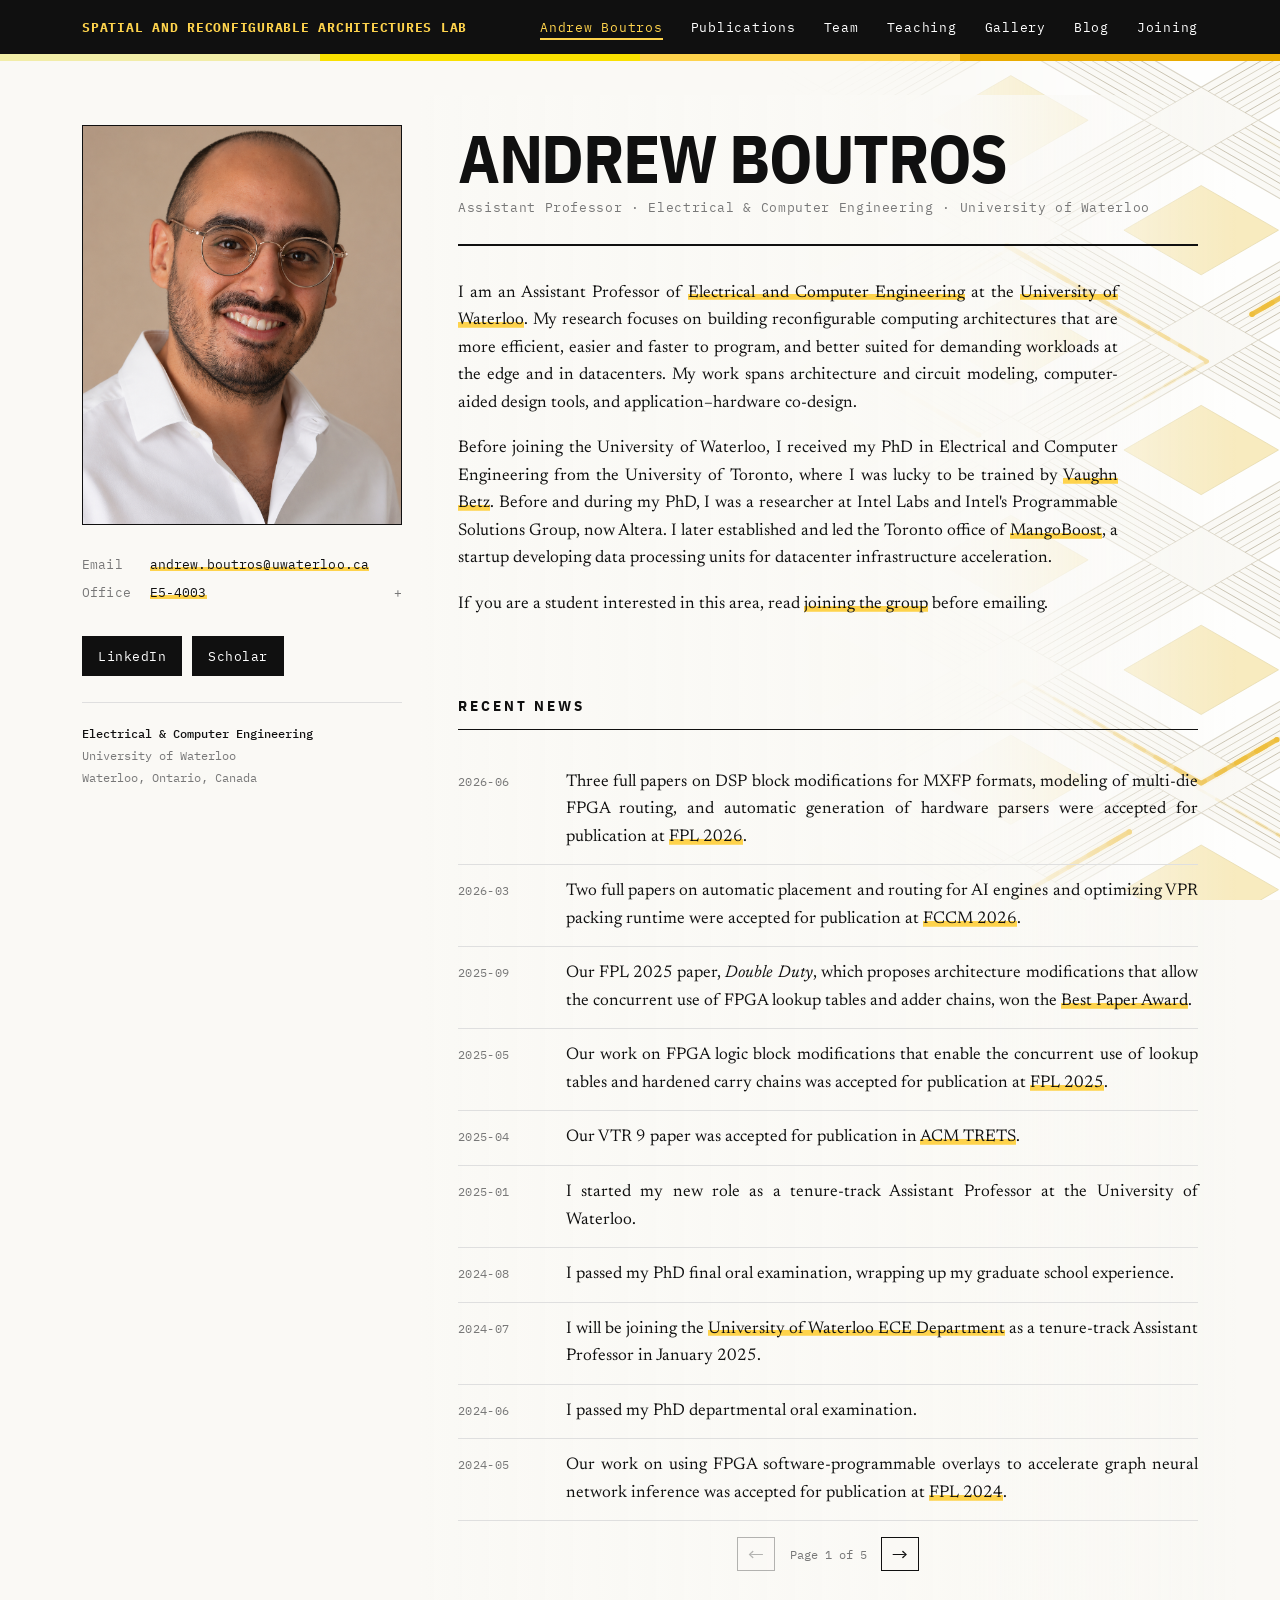
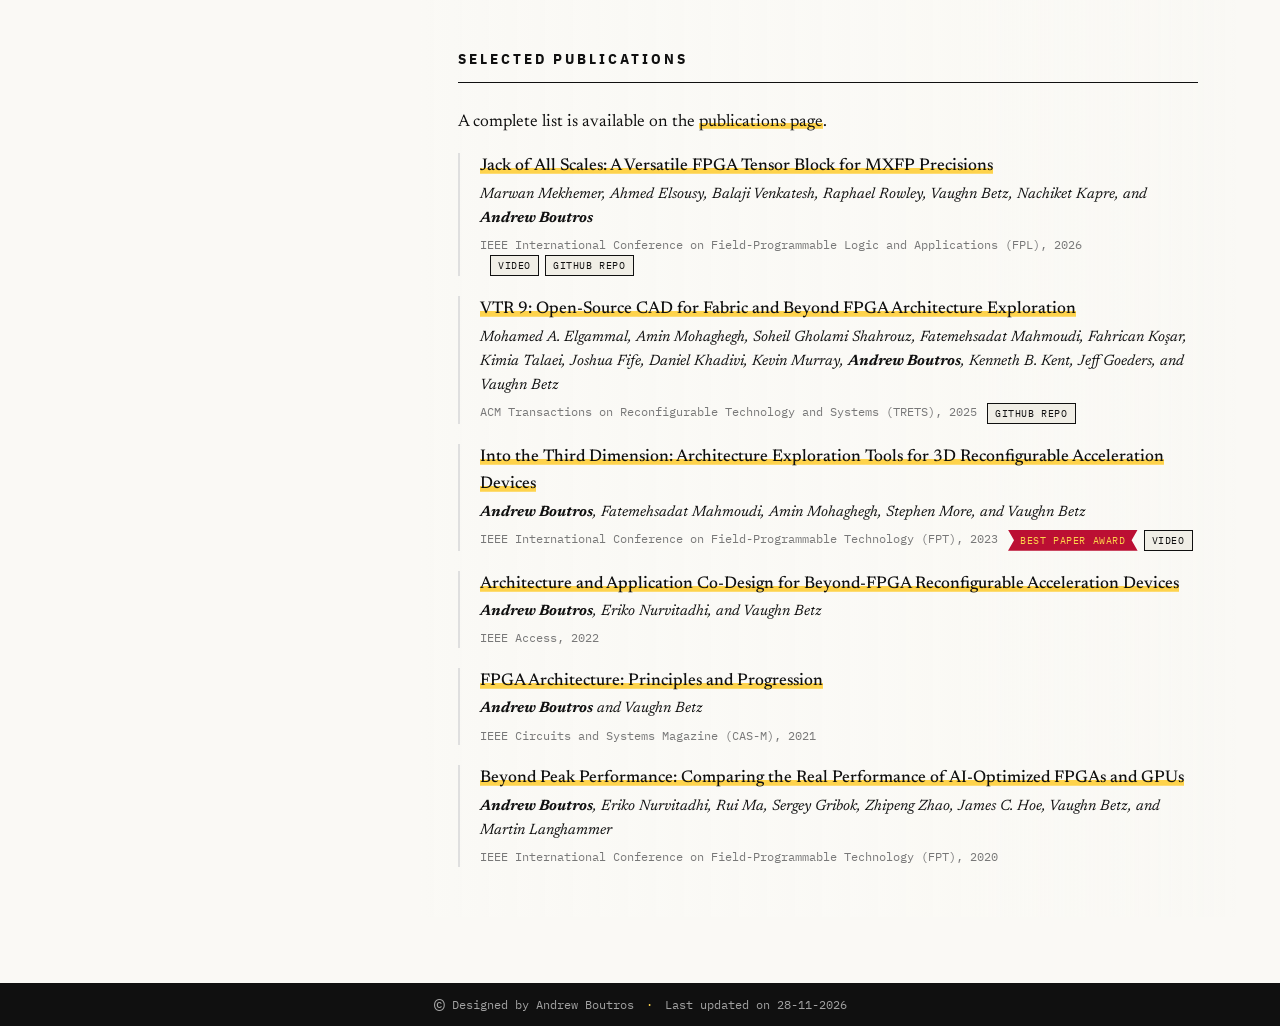
<file: index.html>
<!DOCTYPE html>
<html lang="en">
<head>
<meta charset="utf-8">
<meta name="viewport" content="width=device-width, initial-scale=1">
<meta name="description" content="Andrew Boutros is an Assistant Professor in Electrical and Computer Engineering at the University of Waterloo, researching FPGA architecture, CAD, and hardware acceleration.">
<title>Andrew Boutros</title>
<link rel="icon" type="image/jpeg" href="assets/icons/waterloo-emblem.jpg">
<link rel="apple-touch-icon" href="assets/icons/waterloo-emblem.jpg">
<link rel="preconnect" href="https://fonts.googleapis.com">
<link rel="preconnect" href="https://fonts.gstatic.com" crossorigin>
<link href="https://fonts.googleapis.com/css2?family=IBM+Plex+Mono:wght@400;500;600&family=IBM+Plex+Sans+Condensed:wght@500;600;700&family=Newsreader:opsz,wght@6..72,300;6..72,400;6..72,500&display=swap" rel="stylesheet">
<link rel="stylesheet" href="assets/site.css">
</head>
<body class="page-home">
<div class="bg" id="fabric" aria-hidden="true"></div>
<nav class="nav" aria-label="Primary">
<div class="nav-inner">
<div class="lab"><a target="_self" href="index.html">Spatial And Reconfigurable Architectures Lab</a></div>
<div class="nav-links"><a target="_self" href="index.html" aria-current="page">Andrew Boutros</a>
<a target="_self" href="publications.html">Publications</a>
<a target="_self" href="research-team.html">Team</a>
<a target="_self" href="teaching.html">Teaching</a>
<a target="_self" href="gallery.html">Gallery</a>
<a target="_self" href="blog.html">Blog</a>
<a target="_self" href="joining.html">Joining</a></div>
</div>
</nav>
<div class="colourbar" aria-hidden="true"><span></span><span></span><span></span><span></span></div>
<div class="wrap">
<aside class="rail">
<div><img class="portrait" src="assets/photos/headshot-andrew.png" alt="Portrait of Andrew Boutros"><p class="credit"></p></div>
<div>
<div class="contact"><div><span class="k">Email</span><a target="_blank" rel="noopener noreferrer" href="mailto:andrew.boutros@uwaterloo.ca">andrew.boutros@uwaterloo.ca</a></div>
<details class="contact-map">
<summary><span class="contact-map-fields"><span class="k">Office</span><span class="map-value">E5-4003</span></span></summary>
<div class="contact-map-panel">
<iframe title="Map showing Engineering 7 at the University of Waterloo" src="https://maps.google.com/maps?q=Engineering+7%2C+University+of+Waterloo&amp;z=16&amp;output=embed" loading="lazy" referrerpolicy="no-referrer-when-downgrade" allowfullscreen></iframe>
<a target="_blank" rel="noopener noreferrer" class="contact-map-link" href="https://www.google.com/maps/search/?api=1&amp;query=Engineering+7%2C+University+of+Waterloo">Open in Google Maps</a>
</div>
</details></div>
<div class="actions"><a target="_blank" rel="noopener noreferrer" class="btn solid" href="https://ca.linkedin.com/in/andrew-boutros">LinkedIn</a>
<a target="_blank" rel="noopener noreferrer" class="btn solid" href="https://scholar.google.ca/citations?user=seNirV4AAAAJ&amp;hl=en">Scholar</a></div>
<p class="affil"><strong>Electrical &amp; Computer Engineering</strong><br>University of Waterloo<br>Waterloo, Ontario, Canada</p>
</div>
</aside>
<main><h1>Andrew Boutros</h1>
<p class="role">Assistant Professor · Electrical &amp; Computer Engineering · University of Waterloo</p>
<div class="bio"><p>I am an Assistant Professor of <a target="_blank" rel="noopener noreferrer" href="https://uwaterloo.ca/electrical-computer-engineering/">Electrical and Computer Engineering</a> at the <a target="_blank" rel="noopener noreferrer" href="https://uwaterloo.ca/">University of Waterloo</a>. My research focuses on building reconfigurable computing architectures that are more efficient, easier and faster to program, and better suited for demanding workloads at the edge and in datacenters. My work spans architecture and circuit modeling, computer-aided design tools, and application–hardware co-design.</p>
<p>Before joining the University of Waterloo, I received my PhD in Electrical and Computer Engineering from the University of Toronto, where I was lucky to be trained by <a target="_blank" rel="noopener noreferrer" href="https://www.eecg.utoronto.ca/~vaughn/">Vaughn Betz</a>. Before and during my PhD, I was a researcher at Intel Labs and Intel&#x27;s Programmable Solutions Group, now Altera. I later established and led the Toronto office of <a target="_blank" rel="noopener noreferrer" href="https://www.mangoboost.io/">MangoBoost</a>, a startup developing data processing units for datacenter infrastructure acceleration.</p>
<p>If you are a student interested in this area, read <a target="_blank" rel="noopener noreferrer" href="joining.html">joining the group</a> before emailing.</p></div><section id="news">
<h2>Recent News</h2>
<div class="news-pager" data-news-pager data-page-size="10" data-page-count="5">
<ul class="news"><li><time datetime="2026-06">2026-06</time><span>Three full papers on DSP block modifications for MXFP formats, modeling of multi-die FPGA routing, and automatic generation of hardware parsers were accepted for publication at <a target="_blank" rel="noopener noreferrer" href="https://2026.fpl.org">FPL 2026</a>.</span></li><li><time datetime="2026-03">2026-03</time><span>Two full papers on automatic placement and routing for AI engines and optimizing VPR packing runtime were accepted for publication at <a target="_blank" rel="noopener noreferrer" href="https://www.fccm.org/">FCCM 2026</a>.</span></li><li><time datetime="2025-09">2025-09</time><span>Our FPL 2025 paper, <em>Double Duty</em>, which proposes architecture modifications that allow the concurrent use of FPGA lookup tables and adder chains, won the <a target="_blank" rel="noopener noreferrer" href="https://2025.fpl.org/program/best-paper-awards/">Best Paper Award</a>.</span></li><li><time datetime="2025-05">2025-05</time><span>Our work on FPGA logic block modifications that enable the concurrent use of lookup tables and hardened carry chains was accepted for publication at <a target="_blank" rel="noopener noreferrer" href="https://2025.fpl.org">FPL 2025</a>.</span></li><li><time datetime="2025-04">2025-04</time><span>Our VTR 9 paper was accepted for publication in <a target="_blank" rel="noopener noreferrer" href="https://dl.acm.org/journal/trets">ACM TRETS</a>.</span></li><li><time datetime="2025-01">2025-01</time><span>I started my new role as a tenure-track Assistant Professor at the University of Waterloo.</span></li><li><time datetime="2024-08">2024-08</time><span>I passed my PhD final oral examination, wrapping up my graduate school experience.</span></li><li><time datetime="2024-07">2024-07</time><span>I will be joining the <a target="_blank" rel="noopener noreferrer" href="https://uwaterloo.ca/electrical-computer-engineering/">University of Waterloo ECE Department</a> as a tenure-track Assistant Professor in January 2025.</span></li><li><time datetime="2024-06">2024-06</time><span>I passed my PhD departmental oral examination.</span></li><li><time datetime="2024-05">2024-05</time><span>Our work on using FPGA software-programmable overlays to accelerate graph neural network inference was accepted for publication at <a target="_blank" rel="noopener noreferrer" href="https://fpl.org/prior-editions.html">FPL 2024</a>.</span></li><li hidden><time datetime="2024-03">2024-03</time><span>Our work on FPGA-based graph neural network acceleration was accepted for a poster presentation at <a target="_blank" rel="noopener noreferrer" href="https://www.fccm.org/past/2024/">FCCM 2024</a>.</span></li><li hidden><time datetime="2023-12">2023-12</time><span>George Constantinides, Christos-Savvas Bouganis, and I organized the <a target="_blank" rel="noopener noreferrer" href="https://sites.google.com/view/isfpga24-spatialml">SpatialML Workshop</a> at <a target="_blank" rel="noopener noreferrer" href="https://www.isfpga.org/">ISFPGA 2024</a>.</span></li><li hidden><time datetime="2023-12">2023-12</time><span>Our FPT 2023 paper on 3D-stacked reconfigurable acceleration devices won the <a target="_blank" rel="noopener noreferrer" href="https://fpt2023.org/">Best Paper Award</a>.</span></li><li hidden><time datetime="2023-10">2023-10</time><span>Our work on 3D-stacked reconfigurable acceleration devices was accepted for publication at <a target="_blank" rel="noopener noreferrer" href="https://fpt2023.org/index.html">FPT 2023</a>.</span></li><li hidden><time datetime="2023-05">2023-05</time><span>Our work on the architecture exploration flow for future reconfigurable acceleration devices was accepted for publication at <a target="_blank" rel="noopener noreferrer" href="https://2023.fpl.org/">FPL 2023</a>.</span></li><li hidden><time datetime="2023-04">2023-04</time><span>Our book chapter on FPGA architecture was published in Springer Nature&#x27;s Handbook of Computer Architecture.</span></li><li hidden><time datetime="2023-04">2023-04</time><span>Our work extending the Koios suite of deep-learning FPGA benchmark circuits was accepted for publication in <a target="_blank" rel="noopener noreferrer" href="https://ieee-ceda.org/publications/tcad">IEEE TCAD</a>.</span></li><li hidden><time datetime="2023-03">2023-03</time><span>Our work on placement optimization for FPGAs with embedded hard networks-on-chip was accepted as a full paper at <a target="_blank" rel="noopener noreferrer" href="https://www.fccm.org/past/2023/">FCCM 2023</a>.</span></li><li hidden><time datetime="2022-09">2022-09</time><span>Our work on flexible FPGA-based acceleration of natural-language models, including BERT and GPT, was accepted for publication in <a target="_blank" rel="noopener noreferrer" href="https://dl.acm.org/journal/taco">ACM TACO</a>.</span></li><li hidden><time datetime="2022-08">2022-08</time><span>Our journal paper on architecture and application co-design for next-generation beyond-FPGA devices was accepted for publication in <a target="_blank" rel="noopener noreferrer" href="https://ieeeaccess.ieee.org/">IEEE Access</a>.</span></li><li hidden><time datetime="2022-07">2022-07</time><span>Our paper on FPGA SmartNICs for AI training was accepted for publication in <a target="_blank" rel="noopener noreferrer" href="https://www.computer.org/csdl/journal/ca">IEEE Computer Architecture Letters</a>.</span></li><li hidden><time datetime="2022-06">2022-06</time><span>Our paper on architecture exploration for novel beyond-FPGA reconfigurable acceleration devices was accepted for publication at <a target="_blank" rel="noopener noreferrer" href="https://fpl.org/prior-editions.html">FPL 2022</a>.</span></li><li hidden><time datetime="2021-12">2021-12</time><span>Our paper on specializing AI FPGA overlays won a Best Paper Award at ICM 2021.</span></li><li hidden><time datetime="2021-10">2021-10</time><span>Our work on specializing AI overlays for target workloads was accepted for publication at ICM 2021.</span></li><li hidden><time datetime="2021-05">2021-05</time><span>Our survey on the principles and progression of FPGA architecture was published in <a target="_blank" rel="noopener noreferrer" href="https://ieee-cas.org/publication/ieee-circuits-and-systems-magazine">IEEE Circuits and Systems Magazine</a>.</span></li><li hidden><time datetime="2021-05">2021-05</time><span>Two full papers were accepted for publication at <a target="_blank" rel="noopener noreferrer" href="https://cfaed.tu-dresden.de/fpl2021/welcome-to-fpl2021">FPL 2021</a>.</span></li><li hidden><time datetime="2021-04">2021-04</time><span>Our work on the Stratix 10 NX neural processing unit was featured on <a target="_blank" rel="noopener noreferrer" href="https://www.intel.com/content/www/us/en/products/details/fpga/stratix/10/nx.html">Intel&#x27;s Stratix 10 NX webpage</a> and in an Intel <a target="_blank" rel="noopener noreferrer" href="https://www.intel.com/content/www/us/en/products/docs/programmable/fpga-performance-tops-gpus-white-paper.html">white paper</a>.</span></li><li hidden><time datetime="2021-03">2021-03</time><span>Our work on enhancing FPGAs with in-BRAM compute for deep learning was accepted as a full paper at <a target="_blank" rel="noopener noreferrer" href="https://www.fccm.org/past/2021/">FCCM 2021</a>.</span></li><li hidden><time datetime="2020-12">2020-12</time><span>Our paper on deep-learning security in multi-tenant cloud FPGAs was nominated for the Best Paper Award at FPT 2020.</span></li><li hidden><time datetime="2020-11">2020-11</time><span>Two full papers were accepted for publication at FPT 2020.</span></li><li hidden><time datetime="2020-04">2020-04</time><span>Our work on optimizing FPGA logic blocks for deep-learning arithmetic was accepted for publication in <a target="_blank" rel="noopener noreferrer" href="https://dl.acm.org/journal/trets">ACM TRETS</a>.</span></li><li hidden><time datetime="2020-03">2020-03</time><span>I was selected as one of 22 researchers in the Vector Institute&#x27;s 2020 Postgraduate Affiliate cohort (<a target="_blank" rel="noopener noreferrer" href="https://vectorinstitute.ai/vector-institute-welcomes-new-2020-postgraduate-affiliates/">announcement</a>).</span></li><li hidden><time datetime="2019-10">2019-10</time><span>Our work on multi-FPGA acceleration of neural machine translation was accepted for publication at <a target="_blank" rel="noopener noreferrer" href="https://www.icfpt.org/">FPT 2019</a>.</span></li><li hidden><time datetime="2019-03">2019-03</time><span>Our work on FPGA and ASIC integration for persistent recurrent neural networks was accepted for publication at <a target="_blank" rel="noopener noreferrer" href="https://www.fccm.org/past/2019/">FCCM 2019</a>.</span></li><li hidden><time datetime="2018-11">2018-11</time><span>Our work on FPGA logic blocks for low-precision deep learning was accepted for publication at <a target="_blank" rel="noopener noreferrer" href="https://www.isfpga.org/past/fpga2019/">FPGA 2019</a>.</span></li><li hidden><time datetime="2018-11">2018-11</time><span>Our work on evaluating and enhancing Intel Stratix 10 FPGAs for persistent AI was accepted for a poster presentation at <a target="_blank" rel="noopener noreferrer" href="https://www.isfpga.org/past/fpga2019/">FPGA 2019</a>.</span></li><li hidden><time datetime="2018-08">2018-08</time><span>Our paper on low-precision DSP blocks for deep learning won the <a target="_blank" rel="noopener noreferrer" href="https://fpl.org/awards.html">Stamatis Vassiliadis Memorial Award</a> at <a target="_blank" rel="noopener noreferrer" href="https://fpl.org/prior-editions.html">FPL 2018</a>.</span></li><li hidden><time datetime="2018-08">2018-08</time><span>I successfully defended my MASc thesis, <em>Enhancing FPGA Architecture for Efficient Deep Learning Inference</em>.</span></li><li hidden><time datetime="2018-07">2018-07</time><span>Our work on quantifying the efficiency gap between FPGA and ASIC convolutional neural network accelerators was accepted for publication in <a target="_blank" rel="noopener noreferrer" href="https://dl.acm.org/journal/trets">ACM TRETS</a>.</span></li><li hidden><time datetime="2018-05">2018-05</time><span>Our work on low-precision DSP blocks for deep learning was accepted for publication at <a target="_blank" rel="noopener noreferrer" href="https://fpl.org/prior-editions.html">FPL 2018</a>.</span></li><li hidden><time datetime="2018-04">2018-04</time><span>I received the University of Toronto <a target="_blank" rel="noopener noreferrer" href="https://www.ece.utoronto.ca/graduates/financial-support/scholarships/">Right Track CAD Graduate Scholarship</a> for research excellence in programmable logic.</span></li><li hidden><time datetime="2018-02">2018-02</time><span>I joined the <a target="_blank" rel="noopener noreferrer" href="https://vectorinstitute.ai/">Vector Institute</a> as a Postgraduate Affiliate in its 2018 cohort (<a target="_blank" rel="noopener noreferrer" href="https://s3.ca-central-1.amazonaws.com/vectorinstitute.ai/resources/VectorInstitute-PostgraduateAffiliates.pdf">announcement</a>).</span></li></ul>
<nav class="news-pagination" aria-label="News pages">
<button type="button" data-news-previous aria-label="Previous news page" title="Previous news page" disabled>←</button>
<span data-news-page-status data-page-label="Page" data-of-label="of" aria-live="polite">Page 1 of 5</span>
<button type="button" data-news-next aria-label="Next news page" title="Next news page">→</button>
</nav></div>
</section><section id="selected-publications">
<h2>Selected Publications</h2>
<p>A complete list is available on the <a target="_blank" rel="noopener noreferrer" href="publications.html">publications page</a>.</p>
<article class="pub" data-kind="conference">
<span class="t"><a target="_blank" rel="noopener noreferrer" href="assets/pdfs/037_2026_fpl_jack-of-all-scales.pdf" data-goatcounter-click="pdf-037" data-goatcounter-title="Jack of All Scales: A Versatile FPGA Tensor Block for MXFP Precisions" data-goatcounter-no-session="1">Jack of All Scales: A Versatile FPGA Tensor Block for MXFP Precisions</a></span>
<span class="a">Marwan Mekhemer, Ahmed Elsousy, Balaji Venkatesh, Raphael Rowley, Vaughn Betz, Nachiket Kapre, and <strong>Andrew Boutros</strong></span>
<span class="v">IEEE International Conference on Field-Programmable Logic and Applications (FPL), 2026<span class="pub-tags"><a target="_blank" rel="noopener noreferrer" class="pub-tag video" href="https://youtu.be/t80v8OGscaY">Video</a><a target="_blank" rel="noopener noreferrer" class="pub-tag github" href="https://github.com/boutros-lab/fpga-mxfp">GitHub Repo</a></span></span>
</article>
<article class="pub" data-kind="journal">
<span class="t"><a target="_blank" rel="noopener noreferrer" href="assets/pdfs/031_2025_trets_vtr-9.pdf" data-goatcounter-click="pdf-031" data-goatcounter-title="VTR 9: Open-Source CAD for Fabric and Beyond FPGA Architecture Exploration" data-goatcounter-no-session="1">VTR 9: Open-Source CAD for Fabric and Beyond FPGA Architecture Exploration</a></span>
<span class="a">Mohamed A. Elgammal, Amin Mohaghegh, Soheil Gholami Shahrouz, Fatemehsadat Mahmoudi, Fahrican Koşar, Kimia Talaei, Joshua Fife, Daniel Khadivi, Kevin Murray, <strong>Andrew Boutros</strong>, Kenneth B. Kent, Jeff Goeders, and Vaughn Betz</span>
<span class="v">ACM Transactions on Reconfigurable Technology and Systems (TRETS), 2025<span class="pub-tags"><a target="_blank" rel="noopener noreferrer" class="pub-tag github" href="https://github.com/verilog-to-routing/vtr-verilog-to-routing">GitHub Repo</a></span></span>
</article>
<article class="pub" data-kind="conference">
<span class="t"><a target="_blank" rel="noopener noreferrer" href="assets/pdfs/026_2023_fpt_third-dimension.pdf" data-goatcounter-click="pdf-026" data-goatcounter-title="Into the Third Dimension: Architecture Exploration Tools for 3D Reconfigurable Acceleration Devices" data-goatcounter-no-session="1">Into the Third Dimension: Architecture Exploration Tools for 3D Reconfigurable Acceleration Devices</a></span>
<span class="a"><strong>Andrew Boutros</strong>, Fatemehsadat Mahmoudi, Amin Mohaghegh, Stephen More, and Vaughn Betz</span>
<span class="v">IEEE International Conference on Field-Programmable Technology (FPT), 2023<span class="pub-tags"><span class="pub-tag award">Best Paper Award</span><a target="_blank" rel="noopener noreferrer" class="pub-tag video" href="https://www.youtube.com/watch?v=cvWTTUVaaWE">Video</a></span></span>
</article>
<article class="pub" data-kind="journal">
<span class="t"><a target="_blank" rel="noopener noreferrer" href="assets/pdfs/020_2022_access_rad-codesign.pdf" data-goatcounter-click="pdf-020" data-goatcounter-title="Architecture and Application Co-Design for Beyond-FPGA Reconfigurable Acceleration Devices" data-goatcounter-no-session="1">Architecture and Application Co-Design for Beyond-FPGA Reconfigurable Acceleration Devices</a></span>
<span class="a"><strong>Andrew Boutros</strong>, Eriko Nurvitadhi, and Vaughn Betz</span>
<span class="v">IEEE Access, 2022</span>
</article>
<article class="pub" data-kind="journal">
<span class="t"><a target="_blank" rel="noopener noreferrer" href="assets/pdfs/014_2021_casm_fpga-architecture.pdf" data-goatcounter-click="pdf-014" data-goatcounter-title="FPGA Architecture: Principles and Progression" data-goatcounter-no-session="1">FPGA Architecture: Principles and Progression</a></span>
<span class="a"><strong>Andrew Boutros</strong> and Vaughn Betz</span>
<span class="v">IEEE Circuits and Systems Magazine (CAS-M), 2021</span>
</article>
<article class="pub" data-kind="conference">
<span class="t"><a target="_blank" rel="noopener noreferrer" href="assets/pdfs/012_2020_fpt_beyond-peak-performance.pdf" data-goatcounter-click="pdf-012" data-goatcounter-title="Beyond Peak Performance: Comparing the Real Performance of AI-Optimized FPGAs and GPUs" data-goatcounter-no-session="1">Beyond Peak Performance: Comparing the Real Performance of AI-Optimized FPGAs and GPUs</a></span>
<span class="a"><strong>Andrew Boutros</strong>, Eriko Nurvitadhi, Rui Ma, Sergey Gribok, Zhipeng Zhao, James C. Hoe, Vaughn Betz, and Martin Langhammer</span>
<span class="v">IEEE International Conference on Field-Programmable Technology (FPT), 2020</span>
</article>
</section></main>
</div>
<footer><div class="foot-inner">
<p class="footer-credit"><span class="footer-copyright" aria-label="Copyright">©</span> Designed by Andrew Boutros <span class="footer-separator" aria-hidden="true">·</span> Last updated on 28-11-2026</p>
</div></footer>
<script src="assets/fabric.js"></script>
<script src="assets/site.js"></script>
<script data-goatcounter="https://aboutros.goatcounter.com/count" async src="https://gc.zgo.at/count.js"></script>
</body>
</html>
</file>
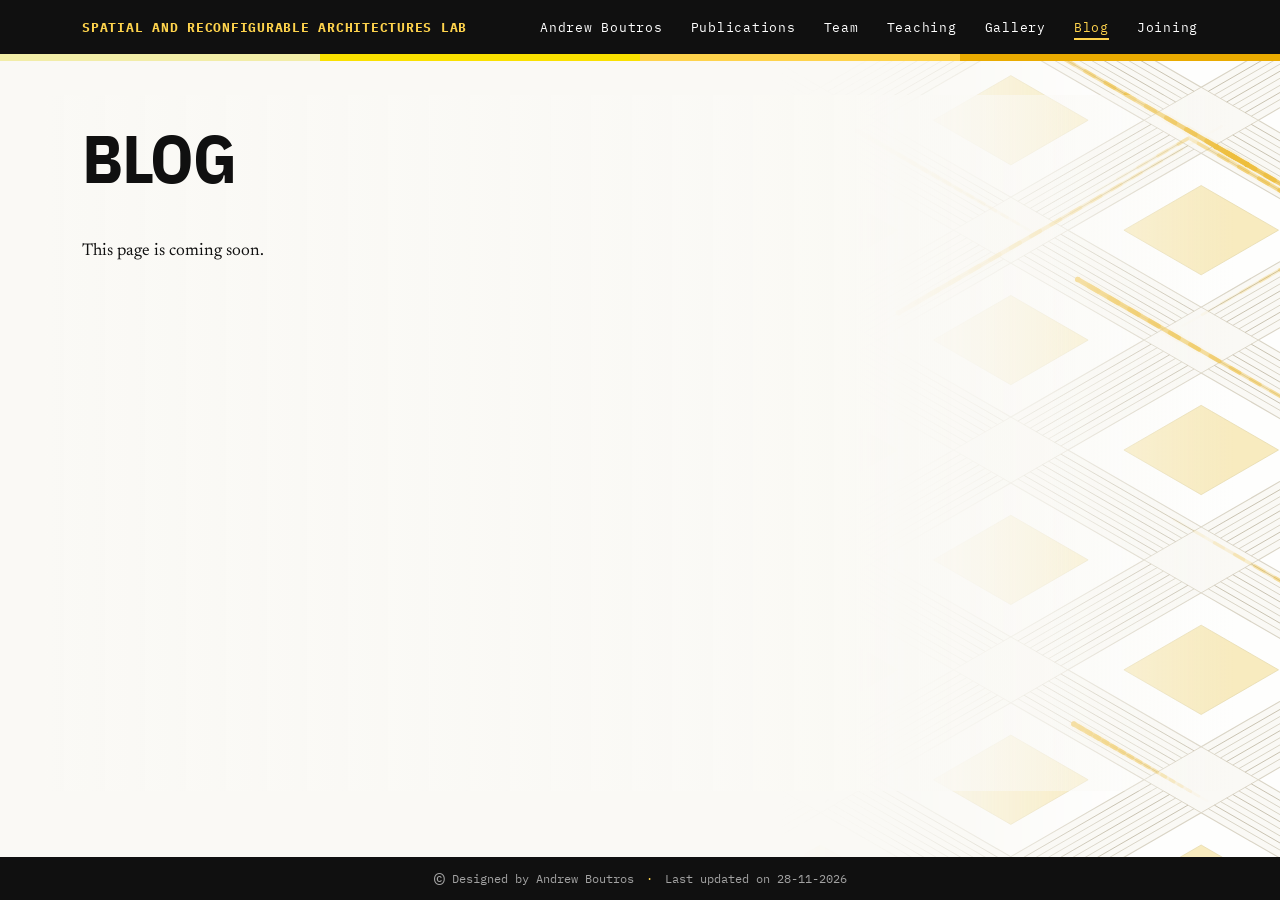
<file: blog.html>
<!DOCTYPE html>
<html lang="en">
<head>
<meta charset="utf-8">
<meta name="viewport" content="width=device-width, initial-scale=1">
<meta name="description" content="Future writing from Andrew Boutros and the Spatial And Reconfigurable Architectures Lab.">
<title>Blog — Andrew Boutros</title>
<link rel="icon" type="image/jpeg" href="assets/icons/waterloo-emblem.jpg">
<link rel="apple-touch-icon" href="assets/icons/waterloo-emblem.jpg">
<link rel="preconnect" href="https://fonts.googleapis.com">
<link rel="preconnect" href="https://fonts.gstatic.com" crossorigin>
<link href="https://fonts.googleapis.com/css2?family=IBM+Plex+Mono:wght@400;500;600&family=IBM+Plex+Sans+Condensed:wght@500;600;700&family=Newsreader:opsz,wght@6..72,300;6..72,400;6..72,500&display=swap" rel="stylesheet">
<link rel="stylesheet" href="assets/site.css">
</head>
<body class="page-blog">
<div class="bg" id="fabric" aria-hidden="true"></div>
<nav class="nav" aria-label="Primary">
<div class="nav-inner">
<div class="lab"><a target="_self" href="index.html">Spatial And Reconfigurable Architectures Lab</a></div>
<div class="nav-links"><a target="_self" href="index.html">Andrew Boutros</a>
<a target="_self" href="publications.html">Publications</a>
<a target="_self" href="research-team.html">Team</a>
<a target="_self" href="teaching.html">Teaching</a>
<a target="_self" href="gallery.html">Gallery</a>
<a target="_self" href="blog.html" aria-current="page">Blog</a>
<a target="_self" href="joining.html">Joining</a></div>
</div>
</nav>
<div class="colourbar" aria-hidden="true"><span></span><span></span><span></span><span></span></div>
<div class="wrap">

<main><h1>Blog</h1>
<div class="page-prose"><p>This page is coming soon.</p></div></main>
</div>
<footer><div class="foot-inner">
<p class="footer-credit"><span class="footer-copyright" aria-label="Copyright">©</span> Designed by Andrew Boutros <span class="footer-separator" aria-hidden="true">·</span> Last updated on 28-11-2026</p>
</div></footer>
<script src="assets/fabric.js"></script>
<script src="assets/site.js"></script>
<script data-goatcounter="https://aboutros.goatcounter.com/count" async src="https://gc.zgo.at/count.js"></script>
</body>
</html>
</file>
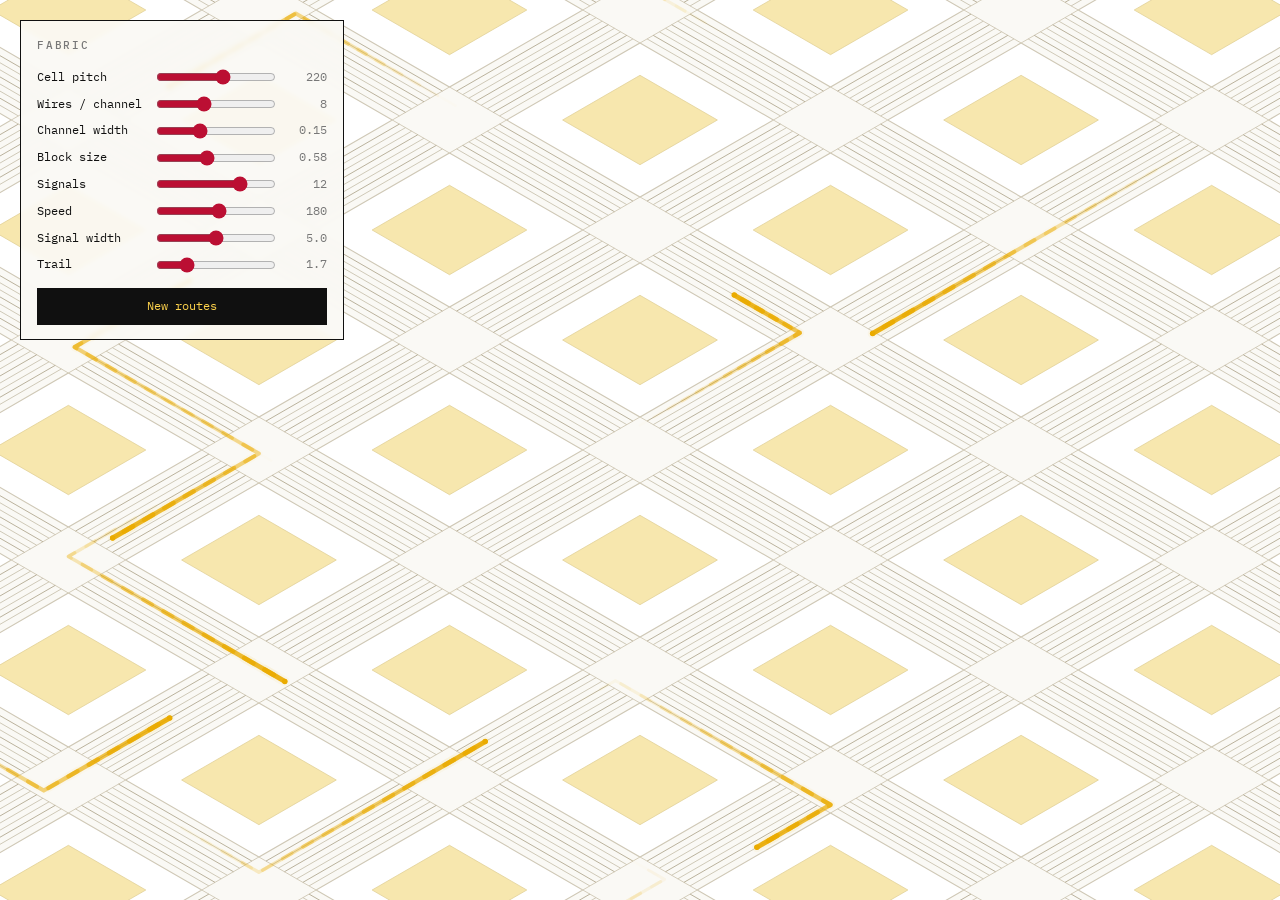
<file: fabric.html>
<!DOCTYPE html>
<html lang="en">
<head>
<meta charset="utf-8">
<meta name="viewport" content="width=device-width, initial-scale=1">
<title>FPGA Fabric — preview</title>
<link href="https://fonts.googleapis.com/css2?family=IBM+Plex+Mono:wght@400;500&display=swap" rel="stylesheet">
<link rel="stylesheet" href="assets/fabric-preview.css">
</head>
<body>
<div id="stage"></div>
<div class="panel">
<h1>Fabric</h1>
<label for="pitch">Cell pitch</label>
<input class="fabric-control" type="range" id="pitch" data-option="pitch" min="60" max="340" step="2" value="220" data-divisor="1" data-digits="0" data-prefix="">
<span class="v" id="pitch-v"></span>
<label for="tracks">Wires / channel</label>
<input class="fabric-control" type="range" id="tracks" data-option="tracks" min="3" max="16" step="1" value="8" data-divisor="1" data-digits="0" data-prefix="">
<span class="v" id="tracks-v"></span>
<label for="inset">Channel width</label>
<input class="fabric-control" type="range" id="inset" data-option="inset" min="8" max="28" step="1" value="15" data-divisor="100" data-digits="2" data-prefix="">
<span class="v" id="inset-v"></span>
<label for="core">Block size</label>
<input class="fabric-control" type="range" id="core" data-option="core" min="30" max="98" step="2" value="58" data-divisor="100" data-digits="2" data-prefix="">
<span class="v" id="core-v"></span>
<label for="signals">Signals</label>
<input class="fabric-control" type="range" id="signals" data-option="signals" min="1" max="16" step="1" value="12" data-divisor="1" data-digits="0" data-prefix="">
<span class="v" id="signals-v"></span>
<label for="speed">Speed</label>
<input class="fabric-control" type="range" id="speed" data-option="speed" min="20" max="320" step="2" value="180" data-divisor="1" data-digits="0" data-prefix="">
<span class="v" id="speed-v"></span>
<label for="width">Signal width</label>
<input class="fabric-control" type="range" id="width" data-option="width" min="10" max="90" step="2" value="50" data-divisor="10" data-digits="1" data-prefix="">
<span class="v" id="width-v"></span>
<label for="trail">Trail</label>
<input class="fabric-control" type="range" id="trail" data-option="trail" min="5" max="60" step="1" value="17" data-divisor="10" data-digits="1" data-prefix="">
<span class="v" id="trail-v"></span>
<button id="reroll">New routes</button>
</div>
<script src="assets/fabric.js"></script>
<script src="assets/fabric-preview.js"></script>
</body>
</html>
</file>
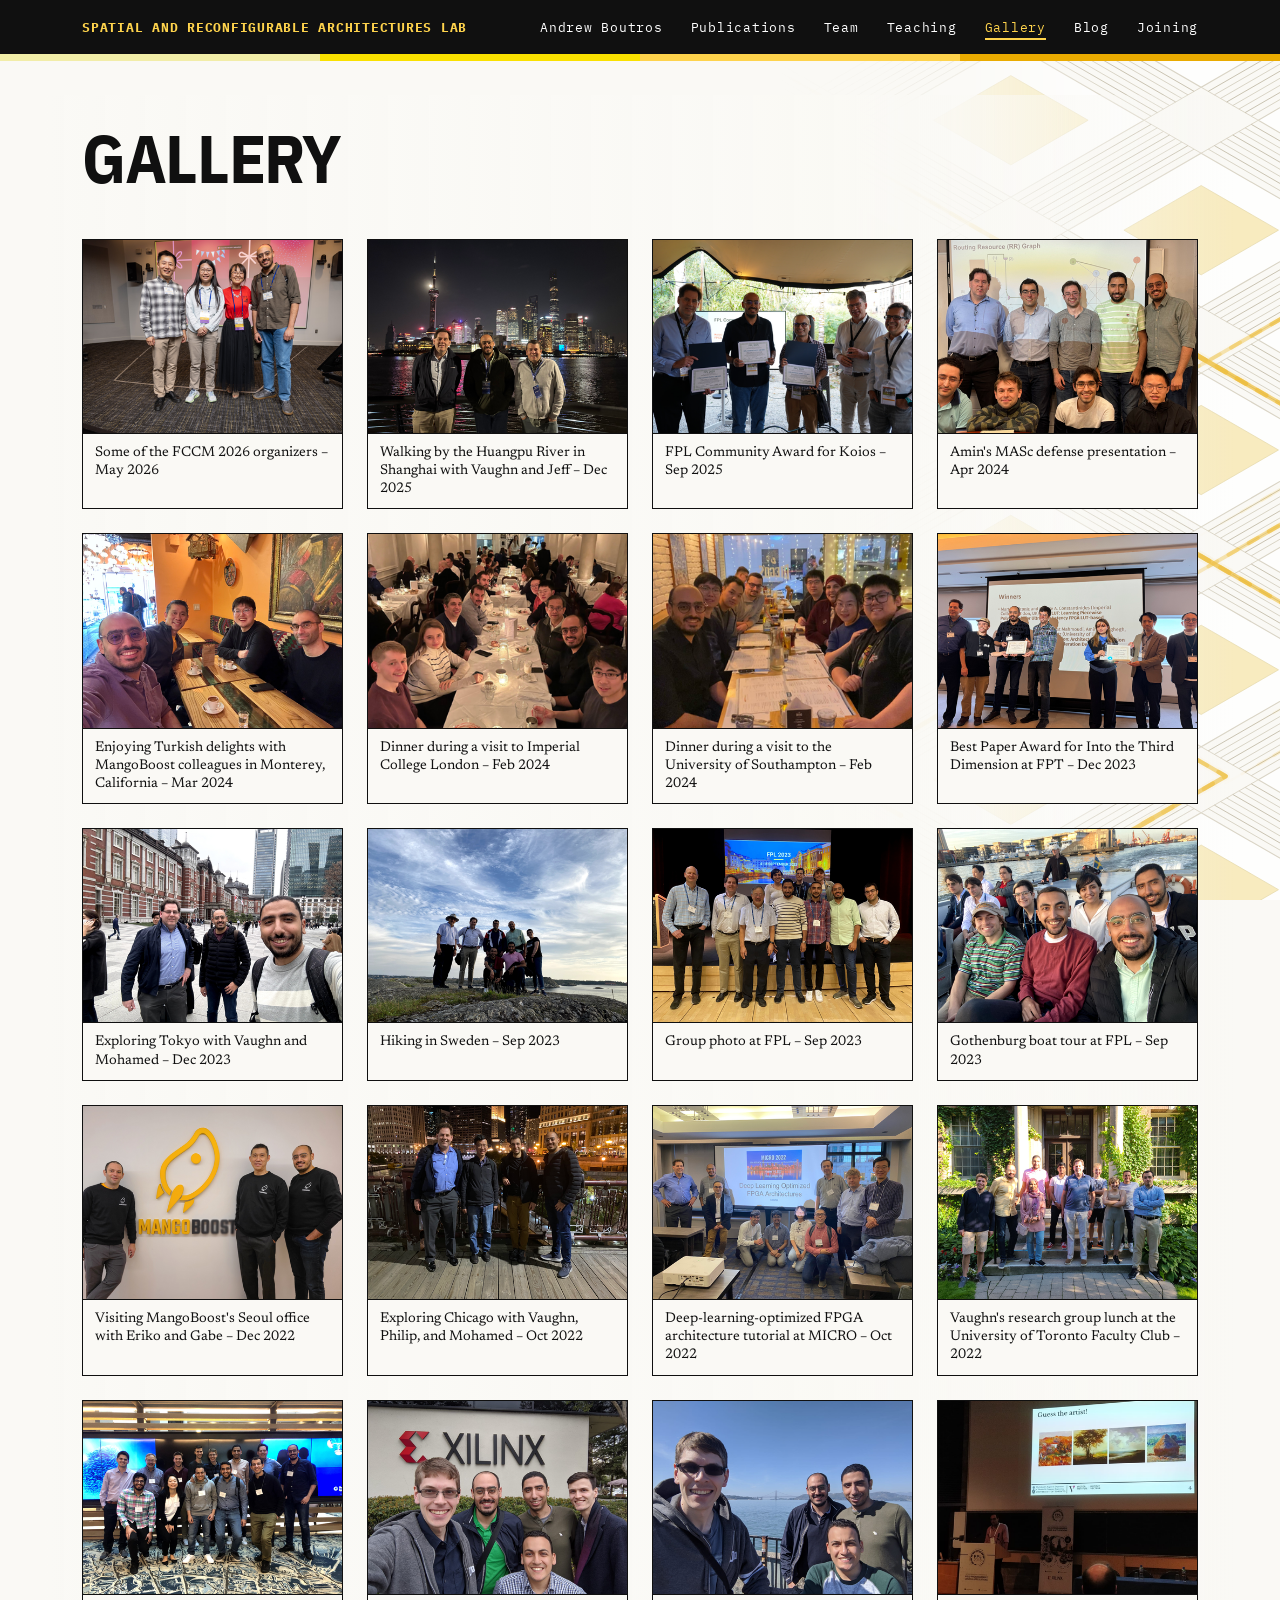
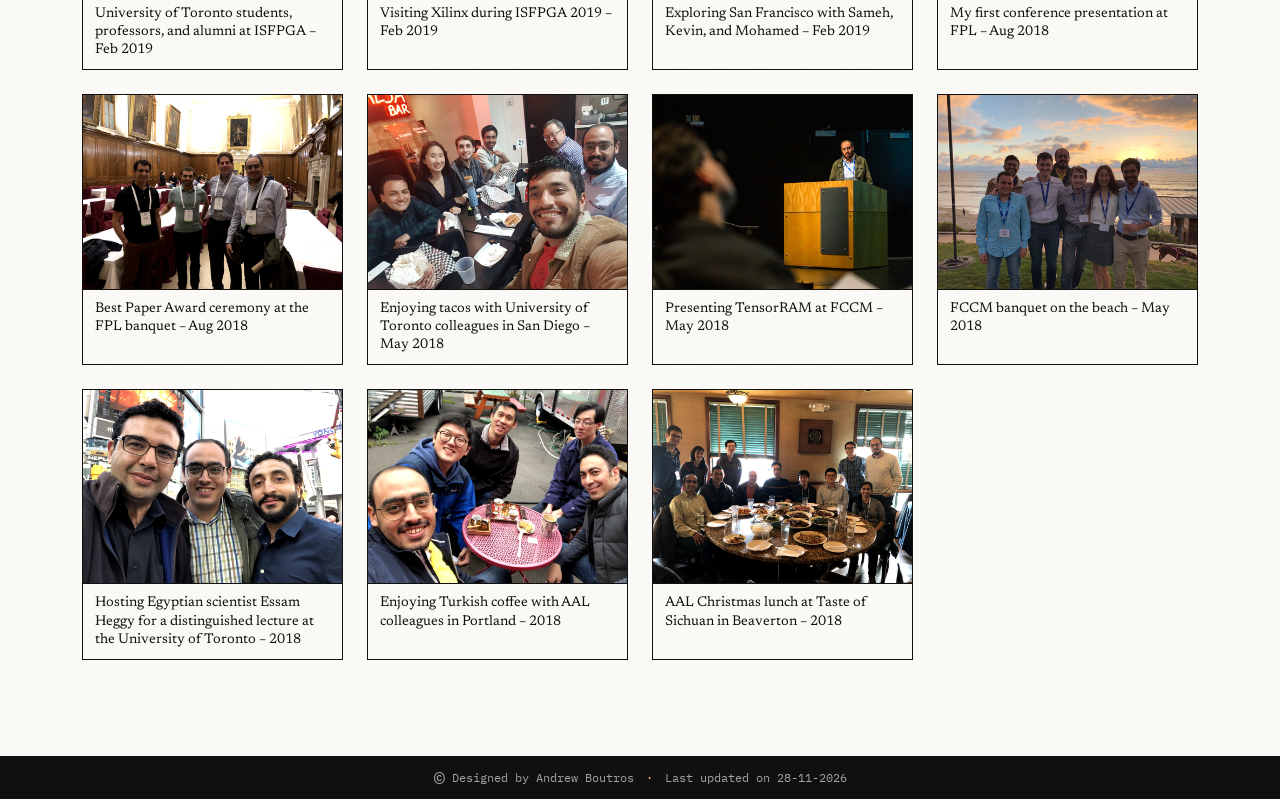
<file: gallery.html>
<!DOCTYPE html>
<html lang="en">
<head>
<meta charset="utf-8">
<meta name="viewport" content="width=device-width, initial-scale=1">
<meta name="description" content="Photographs from research, conferences, visits, and collaborations.">
<title>Gallery — Andrew Boutros</title>
<link rel="icon" type="image/jpeg" href="assets/icons/waterloo-emblem.jpg">
<link rel="apple-touch-icon" href="assets/icons/waterloo-emblem.jpg">
<link rel="preconnect" href="https://fonts.googleapis.com">
<link rel="preconnect" href="https://fonts.gstatic.com" crossorigin>
<link href="https://fonts.googleapis.com/css2?family=IBM+Plex+Mono:wght@400;500;600&family=IBM+Plex+Sans+Condensed:wght@500;600;700&family=Newsreader:opsz,wght@6..72,300;6..72,400;6..72,500&display=swap" rel="stylesheet">
<link rel="stylesheet" href="assets/site.css">
</head>
<body class="page-gallery">
<div class="bg" id="fabric" aria-hidden="true"></div>
<nav class="nav" aria-label="Primary">
<div class="nav-inner">
<div class="lab"><a target="_self" href="index.html">Spatial And Reconfigurable Architectures Lab</a></div>
<div class="nav-links"><a target="_self" href="index.html">Andrew Boutros</a>
<a target="_self" href="publications.html">Publications</a>
<a target="_self" href="research-team.html">Team</a>
<a target="_self" href="teaching.html">Teaching</a>
<a target="_self" href="gallery.html" aria-current="page">Gallery</a>
<a target="_self" href="blog.html">Blog</a>
<a target="_self" href="joining.html">Joining</a></div>
</div>
</nav>
<div class="colourbar" aria-hidden="true"><span></span><span></span><span></span><span></span></div>
<div class="wrap">

<main><h1>Gallery</h1>
<div class="gallery-grid"><a target="_blank" rel="noopener noreferrer" class="gallery-item" href="assets/photos/gallery/2026_fccm_org.jpg"
data-gallery-src="assets/photos/gallery/2026_fccm_org.jpg" data-gallery-caption="Some of the FCCM 2026 organizers – May 2026"
aria-label="View Some of the FCCM 2026 organizers – May 2026 at full size">
<img src="assets/photos/gallery/thumbnails/2026_fccm_org.png" alt="Some of the FCCM 2026 organizers – May 2026" loading="lazy">
<span>Some of the FCCM 2026 organizers – May 2026</span>
</a><a target="_blank" rel="noopener noreferrer" class="gallery-item" href="assets/photos/gallery/2025_fpt_shanghai.jpg"
data-gallery-src="assets/photos/gallery/2025_fpt_shanghai.jpg" data-gallery-caption="Walking by the Huangpu River in Shanghai with Vaughn and Jeff – Dec 2025"
aria-label="View Walking by the Huangpu River in Shanghai with Vaughn and Jeff – Dec 2025 at full size">
<img src="assets/photos/gallery/thumbnails/2025_fpt_shanghai.png" alt="Walking by the Huangpu River in Shanghai with Vaughn and Jeff – Dec 2025" loading="lazy">
<span>Walking by the Huangpu River in Shanghai with Vaughn and Jeff – Dec 2025</span>
</a><a target="_blank" rel="noopener noreferrer" class="gallery-item" href="assets/photos/gallery/2025_fpl_award.jpg"
data-gallery-src="assets/photos/gallery/2025_fpl_award.jpg" data-gallery-caption="FPL Community Award for Koios – Sep 2025"
aria-label="View FPL Community Award for Koios – Sep 2025 at full size">
<img src="assets/photos/gallery/thumbnails/2025_fpl_award.png" alt="FPL Community Award for Koios – Sep 2025" loading="lazy">
<span>FPL Community Award for Koios – Sep 2025</span>
</a><a target="_blank" rel="noopener noreferrer" class="gallery-item" href="assets/photos/gallery/2024_amin_defense.jpg"
data-gallery-src="assets/photos/gallery/2024_amin_defense.jpg" data-gallery-caption="Amin&#x27;s MASc defense presentation – Apr 2024"
aria-label="View Amin&#x27;s MASc defense presentation – Apr 2024 at full size">
<img src="assets/photos/gallery/thumbnails/2024_amin_defense.png" alt="Amin&#x27;s MASc defense presentation – Apr 2024" loading="lazy">
<span>Amin&#x27;s MASc defense presentation – Apr 2024</span>
</a><a target="_blank" rel="noopener noreferrer" class="gallery-item" href="assets/photos/gallery/2024_fpga_turkish.jpg"
data-gallery-src="assets/photos/gallery/2024_fpga_turkish.jpg" data-gallery-caption="Enjoying Turkish delights with MangoBoost colleagues in Monterey, California – Mar 2024"
aria-label="View Enjoying Turkish delights with MangoBoost colleagues in Monterey, California – Mar 2024 at full size">
<img src="assets/photos/gallery/thumbnails/2024_fpga_turkish.png" alt="Enjoying Turkish delights with MangoBoost colleagues in Monterey, California – Mar 2024" loading="lazy">
<span>Enjoying Turkish delights with MangoBoost colleagues in Monterey, California – Mar 2024</span>
</a><a target="_blank" rel="noopener noreferrer" class="gallery-item" href="assets/photos/gallery/2024_imperial_visit.jpg"
data-gallery-src="assets/photos/gallery/2024_imperial_visit.jpg" data-gallery-caption="Dinner during a visit to Imperial College London – Feb 2024"
aria-label="View Dinner during a visit to Imperial College London – Feb 2024 at full size">
<img src="assets/photos/gallery/thumbnails/2024_imperial_visit.png" alt="Dinner during a visit to Imperial College London – Feb 2024" loading="lazy">
<span>Dinner during a visit to Imperial College London – Feb 2024</span>
</a><a target="_blank" rel="noopener noreferrer" class="gallery-item" href="assets/photos/gallery/2024_southampton.jpg"
data-gallery-src="assets/photos/gallery/2024_southampton.jpg" data-gallery-caption="Dinner during a visit to the University of Southampton – Feb 2024"
aria-label="View Dinner during a visit to the University of Southampton – Feb 2024 at full size">
<img src="assets/photos/gallery/thumbnails/2024_southampton.png" alt="Dinner during a visit to the University of Southampton – Feb 2024" loading="lazy">
<span>Dinner during a visit to the University of Southampton – Feb 2024</span>
</a><a target="_blank" rel="noopener noreferrer" class="gallery-item" href="assets/photos/gallery/2023_fpt_2.jpg"
data-gallery-src="assets/photos/gallery/2023_fpt_2.jpg" data-gallery-caption="Best Paper Award for Into the Third Dimension at FPT – Dec 2023"
aria-label="View Best Paper Award for Into the Third Dimension at FPT – Dec 2023 at full size">
<img src="assets/photos/gallery/thumbnails/2023_fpt_2.png" alt="Best Paper Award for Into the Third Dimension at FPT – Dec 2023" loading="lazy">
<span>Best Paper Award for Into the Third Dimension at FPT – Dec 2023</span>
</a><a target="_blank" rel="noopener noreferrer" class="gallery-item" href="assets/photos/gallery/2023_fpt_1.jpg"
data-gallery-src="assets/photos/gallery/2023_fpt_1.jpg" data-gallery-caption="Exploring Tokyo with Vaughn and Mohamed – Dec 2023"
aria-label="View Exploring Tokyo with Vaughn and Mohamed – Dec 2023 at full size">
<img src="assets/photos/gallery/thumbnails/2023_fpt_1.png" alt="Exploring Tokyo with Vaughn and Mohamed – Dec 2023" loading="lazy">
<span>Exploring Tokyo with Vaughn and Mohamed – Dec 2023</span>
</a><a target="_blank" rel="noopener noreferrer" class="gallery-item" href="assets/photos/gallery/2023_fpl_3.jpg"
data-gallery-src="assets/photos/gallery/2023_fpl_3.jpg" data-gallery-caption="Hiking in Sweden – Sep 2023"
aria-label="View Hiking in Sweden – Sep 2023 at full size">
<img src="assets/photos/gallery/thumbnails/2023_fpl_3.png" alt="Hiking in Sweden – Sep 2023" loading="lazy">
<span>Hiking in Sweden – Sep 2023</span>
</a><a target="_blank" rel="noopener noreferrer" class="gallery-item" href="assets/photos/gallery/2023_fpl_2.jpg"
data-gallery-src="assets/photos/gallery/2023_fpl_2.jpg" data-gallery-caption="Group photo at FPL – Sep 2023"
aria-label="View Group photo at FPL – Sep 2023 at full size">
<img src="assets/photos/gallery/thumbnails/2023_fpl_2.png" alt="Group photo at FPL – Sep 2023" loading="lazy">
<span>Group photo at FPL – Sep 2023</span>
</a><a target="_blank" rel="noopener noreferrer" class="gallery-item" href="assets/photos/gallery/2023_fpl_1.jpg"
data-gallery-src="assets/photos/gallery/2023_fpl_1.jpg" data-gallery-caption="Gothenburg boat tour at FPL – Sep 2023"
aria-label="View Gothenburg boat tour at FPL – Sep 2023 at full size">
<img src="assets/photos/gallery/thumbnails/2023_fpl_1.png" alt="Gothenburg boat tour at FPL – Sep 2023" loading="lazy">
<span>Gothenburg boat tour at FPL – Sep 2023</span>
</a><a target="_blank" rel="noopener noreferrer" class="gallery-item" href="assets/photos/gallery/2022_mangoboost.jpg"
data-gallery-src="assets/photos/gallery/2022_mangoboost.jpg" data-gallery-caption="Visiting MangoBoost&#x27;s Seoul office with Eriko and Gabe – Dec 2022"
aria-label="View Visiting MangoBoost&#x27;s Seoul office with Eriko and Gabe – Dec 2022 at full size">
<img src="assets/photos/gallery/thumbnails/2022_mangoboost.png" alt="Visiting MangoBoost&#x27;s Seoul office with Eriko and Gabe – Dec 2022" loading="lazy">
<span>Visiting MangoBoost&#x27;s Seoul office with Eriko and Gabe – Dec 2022</span>
</a><a target="_blank" rel="noopener noreferrer" class="gallery-item" href="assets/photos/gallery/2022_micro_2.jpg"
data-gallery-src="assets/photos/gallery/2022_micro_2.jpg" data-gallery-caption="Exploring Chicago with Vaughn, Philip, and Mohamed – Oct 2022"
aria-label="View Exploring Chicago with Vaughn, Philip, and Mohamed – Oct 2022 at full size">
<img src="assets/photos/gallery/thumbnails/2022_micro_2.png" alt="Exploring Chicago with Vaughn, Philip, and Mohamed – Oct 2022" loading="lazy">
<span>Exploring Chicago with Vaughn, Philip, and Mohamed – Oct 2022</span>
</a><a target="_blank" rel="noopener noreferrer" class="gallery-item" href="assets/photos/gallery/2022_micro_1.jpg"
data-gallery-src="assets/photos/gallery/2022_micro_1.jpg" data-gallery-caption="Deep-learning-optimized FPGA architecture tutorial at MICRO – Oct 2022"
aria-label="View Deep-learning-optimized FPGA architecture tutorial at MICRO – Oct 2022 at full size">
<img src="assets/photos/gallery/thumbnails/2022_micro_1.png" alt="Deep-learning-optimized FPGA architecture tutorial at MICRO – Oct 2022" loading="lazy">
<span>Deep-learning-optimized FPGA architecture tutorial at MICRO – Oct 2022</span>
</a><a target="_blank" rel="noopener noreferrer" class="gallery-item" href="assets/photos/gallery/2022_group.jpg"
data-gallery-src="assets/photos/gallery/2022_group.jpg" data-gallery-caption="Vaughn&#x27;s research group lunch at the University of Toronto Faculty Club – 2022"
aria-label="View Vaughn&#x27;s research group lunch at the University of Toronto Faculty Club – 2022 at full size">
<img src="assets/photos/gallery/thumbnails/2022_group.png" alt="Vaughn&#x27;s research group lunch at the University of Toronto Faculty Club – 2022" loading="lazy">
<span>Vaughn&#x27;s research group lunch at the University of Toronto Faculty Club – 2022</span>
</a><a target="_blank" rel="noopener noreferrer" class="gallery-item" href="assets/photos/gallery/2019_fpga_3.jpg"
data-gallery-src="assets/photos/gallery/2019_fpga_3.jpg" data-gallery-caption="University of Toronto students, professors, and alumni at ISFPGA – Feb 2019"
aria-label="View University of Toronto students, professors, and alumni at ISFPGA – Feb 2019 at full size">
<img src="assets/photos/gallery/thumbnails/2019_fpga_3.png" alt="University of Toronto students, professors, and alumni at ISFPGA – Feb 2019" loading="lazy">
<span>University of Toronto students, professors, and alumni at ISFPGA – Feb 2019</span>
</a><a target="_blank" rel="noopener noreferrer" class="gallery-item" href="assets/photos/gallery/2019_fpga_2.jpg"
data-gallery-src="assets/photos/gallery/2019_fpga_2.jpg" data-gallery-caption="Visiting Xilinx during ISFPGA 2019 – Feb 2019"
aria-label="View Visiting Xilinx during ISFPGA 2019 – Feb 2019 at full size">
<img src="assets/photos/gallery/thumbnails/2019_fpga_2.png" alt="Visiting Xilinx during ISFPGA 2019 – Feb 2019" loading="lazy">
<span>Visiting Xilinx during ISFPGA 2019 – Feb 2019</span>
</a><a target="_blank" rel="noopener noreferrer" class="gallery-item" href="assets/photos/gallery/2019_fpga_1.jpg"
data-gallery-src="assets/photos/gallery/2019_fpga_1.jpg" data-gallery-caption="Exploring San Francisco with Sameh, Kevin, and Mohamed – Feb 2019"
aria-label="View Exploring San Francisco with Sameh, Kevin, and Mohamed – Feb 2019 at full size">
<img src="assets/photos/gallery/thumbnails/2019_fpga_1.png" alt="Exploring San Francisco with Sameh, Kevin, and Mohamed – Feb 2019" loading="lazy">
<span>Exploring San Francisco with Sameh, Kevin, and Mohamed – Feb 2019</span>
</a><a target="_blank" rel="noopener noreferrer" class="gallery-item" href="assets/photos/gallery/2018_fpl_talk.jpg"
data-gallery-src="assets/photos/gallery/2018_fpl_talk.jpg" data-gallery-caption="My first conference presentation at FPL – Aug 2018"
aria-label="View My first conference presentation at FPL – Aug 2018 at full size">
<img src="assets/photos/gallery/thumbnails/2018_fpl_talk.png" alt="My first conference presentation at FPL – Aug 2018" loading="lazy">
<span>My first conference presentation at FPL – Aug 2018</span>
</a><a target="_blank" rel="noopener noreferrer" class="gallery-item" href="assets/photos/gallery/2018_fpl_award.jpg"
data-gallery-src="assets/photos/gallery/2018_fpl_award.jpg" data-gallery-caption="Best Paper Award ceremony at the FPL banquet – Aug 2018"
aria-label="View Best Paper Award ceremony at the FPL banquet – Aug 2018 at full size">
<img src="assets/photos/gallery/thumbnails/2018_fpl_award.png" alt="Best Paper Award ceremony at the FPL banquet – Aug 2018" loading="lazy">
<span>Best Paper Award ceremony at the FPL banquet – Aug 2018</span>
</a><a target="_blank" rel="noopener noreferrer" class="gallery-item" href="assets/photos/gallery/2018_fccm_3.jpg"
data-gallery-src="assets/photos/gallery/2018_fccm_3.jpg" data-gallery-caption="Enjoying tacos with University of Toronto colleagues in San Diego – May 2018"
aria-label="View Enjoying tacos with University of Toronto colleagues in San Diego – May 2018 at full size">
<img src="assets/photos/gallery/thumbnails/2018_fccm_3.png" alt="Enjoying tacos with University of Toronto colleagues in San Diego – May 2018" loading="lazy">
<span>Enjoying tacos with University of Toronto colleagues in San Diego – May 2018</span>
</a><a target="_blank" rel="noopener noreferrer" class="gallery-item" href="assets/photos/gallery/2018_fccm_2.jpg"
data-gallery-src="assets/photos/gallery/2018_fccm_2.jpg" data-gallery-caption="Presenting TensorRAM at FCCM – May 2018"
aria-label="View Presenting TensorRAM at FCCM – May 2018 at full size">
<img src="assets/photos/gallery/thumbnails/2018_fccm_2.png" alt="Presenting TensorRAM at FCCM – May 2018" loading="lazy">
<span>Presenting TensorRAM at FCCM – May 2018</span>
</a><a target="_blank" rel="noopener noreferrer" class="gallery-item" href="assets/photos/gallery/2018_fccm_1.jpg"
data-gallery-src="assets/photos/gallery/2018_fccm_1.jpg" data-gallery-caption="FCCM banquet on the beach – May 2018"
aria-label="View FCCM banquet on the beach – May 2018 at full size">
<img src="assets/photos/gallery/thumbnails/2018_fccm_1.png" alt="FCCM banquet on the beach – May 2018" loading="lazy">
<span>FCCM banquet on the beach – May 2018</span>
</a><a target="_blank" rel="noopener noreferrer" class="gallery-item" href="assets/photos/gallery/2018_essam_heggy.jpg"
data-gallery-src="assets/photos/gallery/2018_essam_heggy.jpg" data-gallery-caption="Hosting Egyptian scientist Essam Heggy for a distinguished lecture at the University of Toronto – 2018"
aria-label="View Hosting Egyptian scientist Essam Heggy for a distinguished lecture at the University of Toronto – 2018 at full size">
<img src="assets/photos/gallery/thumbnails/2018_essam_heggy.png" alt="Hosting Egyptian scientist Essam Heggy for a distinguished lecture at the University of Toronto – 2018" loading="lazy">
<span>Hosting Egyptian scientist Essam Heggy for a distinguished lecture at the University of Toronto – 2018</span>
</a><a target="_blank" rel="noopener noreferrer" class="gallery-item" href="assets/photos/gallery/2018_aal_coffee.jpg"
data-gallery-src="assets/photos/gallery/2018_aal_coffee.jpg" data-gallery-caption="Enjoying Turkish coffee with AAL colleagues in Portland – 2018"
aria-label="View Enjoying Turkish coffee with AAL colleagues in Portland – 2018 at full size">
<img src="assets/photos/gallery/thumbnails/2018_aal_coffee.png" alt="Enjoying Turkish coffee with AAL colleagues in Portland – 2018" loading="lazy">
<span>Enjoying Turkish coffee with AAL colleagues in Portland – 2018</span>
</a><a target="_blank" rel="noopener noreferrer" class="gallery-item" href="assets/photos/gallery/2018_aal_christmas.jpg"
data-gallery-src="assets/photos/gallery/2018_aal_christmas.jpg" data-gallery-caption="AAL Christmas lunch at Taste of Sichuan in Beaverton – 2018"
aria-label="View AAL Christmas lunch at Taste of Sichuan in Beaverton – 2018 at full size">
<img src="assets/photos/gallery/thumbnails/2018_aal_christmas.png" alt="AAL Christmas lunch at Taste of Sichuan in Beaverton – 2018" loading="lazy">
<span>AAL Christmas lunch at Taste of Sichuan in Beaverton – 2018</span>
</a></div>
<dialog class="gallery-lightbox" id="gallery-lightbox" aria-label="Full-size gallery image">
<button class="gallery-lightbox-close" type="button">Close</button>
<figure>
<div class="gallery-lightbox-stage">
<img alt="">
<button class="gallery-lightbox-nav gallery-lightbox-previous" type="button"
aria-label="Previous image">‹</button>
<button class="gallery-lightbox-nav gallery-lightbox-next" type="button"
aria-label="Next image">›</button>
</div>
<figcaption></figcaption>
</figure>
</dialog></main>
</div>
<footer><div class="foot-inner">
<p class="footer-credit"><span class="footer-copyright" aria-label="Copyright">©</span> Designed by Andrew Boutros <span class="footer-separator" aria-hidden="true">·</span> Last updated on 28-11-2026</p>
</div></footer>
<script src="assets/fabric.js"></script>
<script src="assets/site.js"></script>
<script data-goatcounter="https://aboutros.goatcounter.com/count" async src="https://gc.zgo.at/count.js"></script>
</body>
</html>
</file>
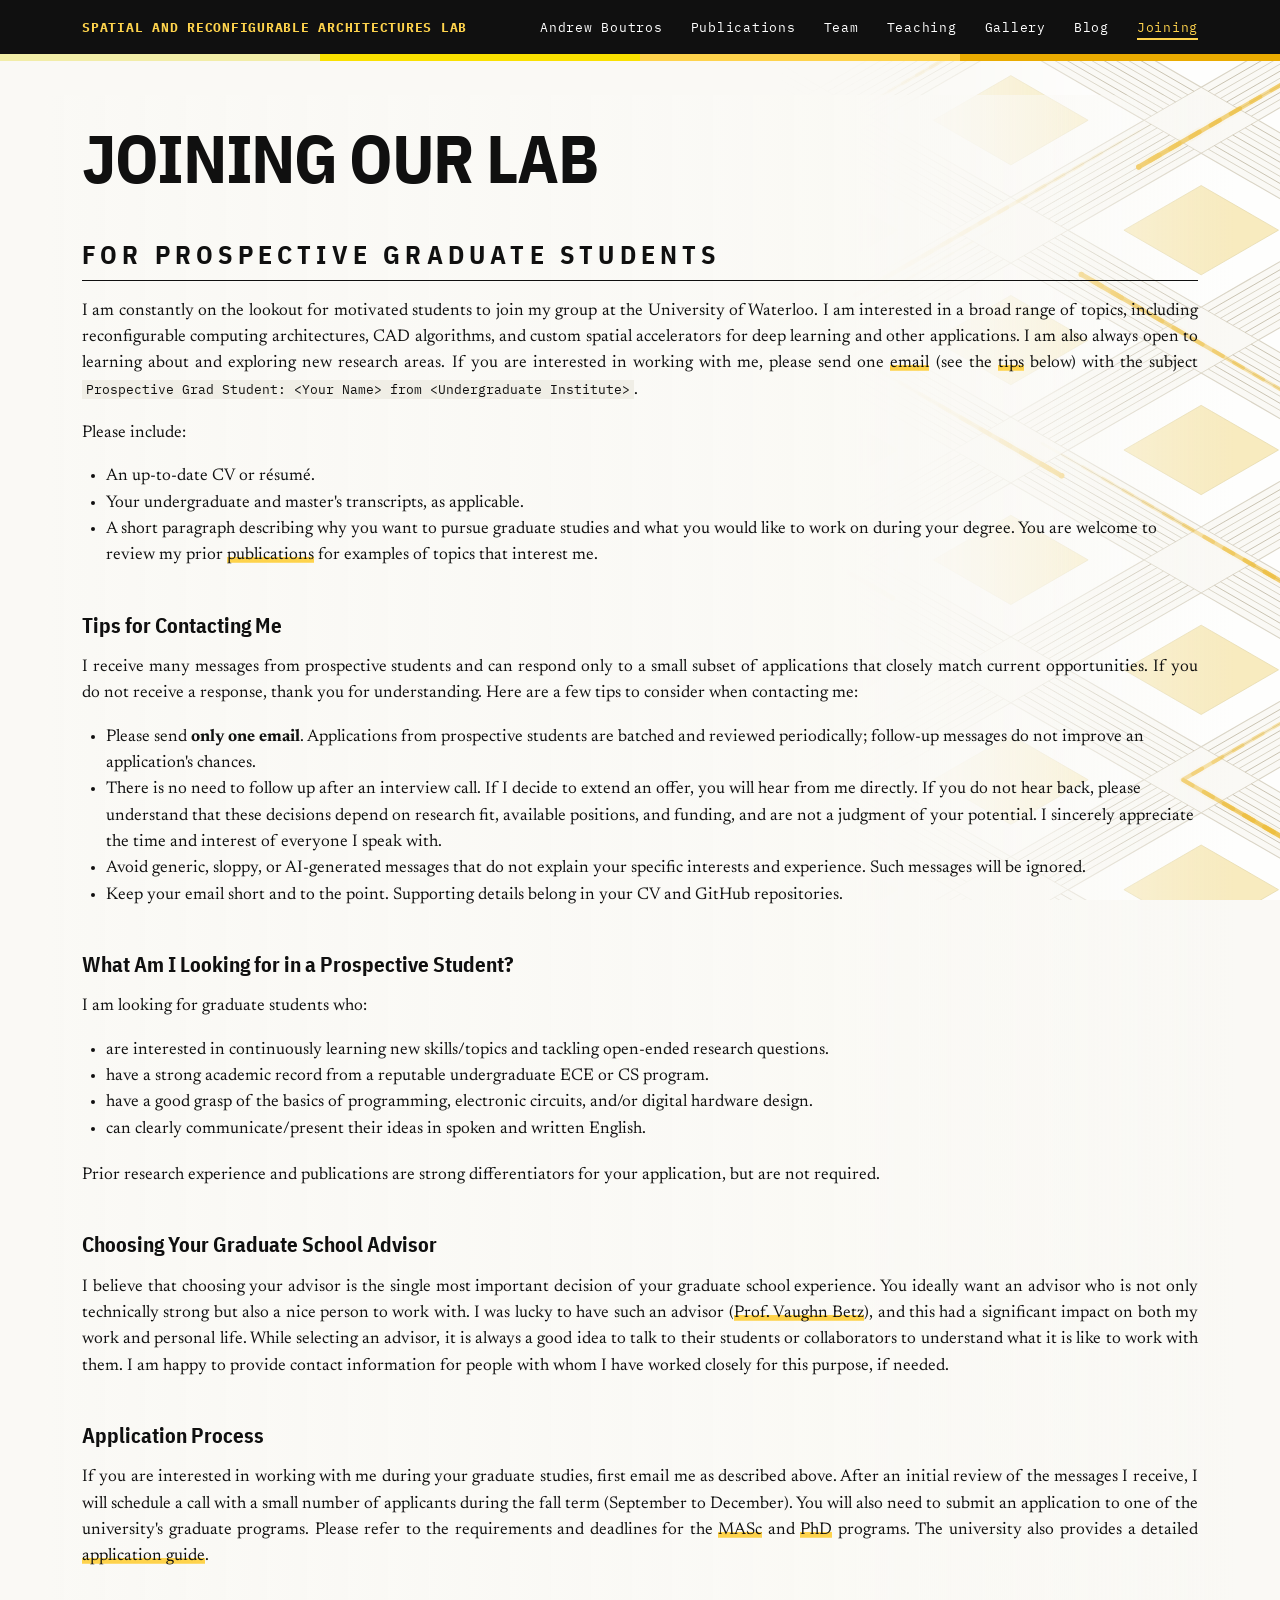
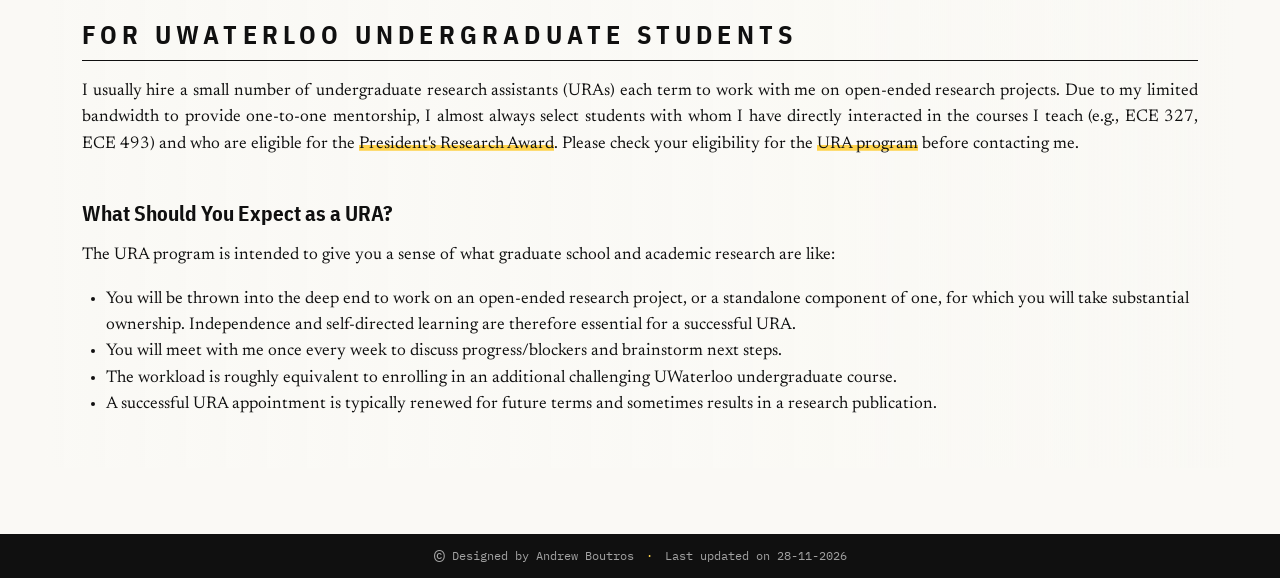
<file: joining.html>
<!DOCTYPE html>
<html lang="en">
<head>
<meta charset="utf-8">
<meta name="viewport" content="width=device-width, initial-scale=1">
<meta name="description" content="Information for prospective graduate and undergraduate researchers interested in joining the Spatial And Reconfigurable Architectures Lab.">
<title>Joining Our Lab — Andrew Boutros</title>
<link rel="icon" type="image/jpeg" href="assets/icons/waterloo-emblem.jpg">
<link rel="apple-touch-icon" href="assets/icons/waterloo-emblem.jpg">
<link rel="preconnect" href="https://fonts.googleapis.com">
<link rel="preconnect" href="https://fonts.gstatic.com" crossorigin>
<link href="https://fonts.googleapis.com/css2?family=IBM+Plex+Mono:wght@400;500;600&family=IBM+Plex+Sans+Condensed:wght@500;600;700&family=Newsreader:opsz,wght@6..72,300;6..72,400;6..72,500&display=swap" rel="stylesheet">
<link rel="stylesheet" href="assets/site.css">
</head>
<body class="page-joining">
<div class="bg" id="fabric" aria-hidden="true"></div>
<nav class="nav" aria-label="Primary">
<div class="nav-inner">
<div class="lab"><a target="_self" href="index.html">Spatial And Reconfigurable Architectures Lab</a></div>
<div class="nav-links"><a target="_self" href="index.html">Andrew Boutros</a>
<a target="_self" href="publications.html">Publications</a>
<a target="_self" href="research-team.html">Team</a>
<a target="_self" href="teaching.html">Teaching</a>
<a target="_self" href="gallery.html">Gallery</a>
<a target="_self" href="blog.html">Blog</a>
<a target="_self" href="joining.html" aria-current="page">Joining</a></div>
</div>
</nav>
<div class="colourbar" aria-hidden="true"><span></span><span></span><span></span><span></span></div>
<div class="wrap">

<main><h1>Joining Our Lab</h1>
<div class="page-prose"><h2 id="for-prospective-graduate-students">For Prospective Graduate Students</h2>
<p>I am constantly on the lookout for motivated students to join my group at the University of Waterloo. I am interested in a broad range of topics, including reconfigurable computing architectures, CAD algorithms, and custom spatial accelerators for deep learning and other applications. I am also always open to learning about and exploring new research areas. If you are interested in working with me, please send one <a target="_blank" rel="noopener noreferrer" href="mailto:andrew.boutros@uwaterloo.ca">email</a> (see the <a target="_self" href="#tips-for-contacting-me">tips</a> below) with the subject <code>Prospective Grad Student: &lt;Your Name&gt; from &lt;Undergraduate Institute&gt;</code>.</p>
<p>Please include:</p>
<ul><li>An up-to-date CV or résumé.</li><li>Your undergraduate and master&#x27;s transcripts, as applicable.</li><li>A short paragraph describing why you want to pursue graduate studies and what you would like to work on during your degree. You are welcome to review my prior <a target="_blank" rel="noopener noreferrer" href="publications.html">publications</a> for examples of topics that interest me.</li></ul>
<h3 id="tips-for-contacting-me">Tips for Contacting Me</h3>
<p>I receive many messages from prospective students and can respond only to a small subset of applications that closely match current opportunities. If you do not receive a response, thank you for understanding. Here are a few tips to consider when contacting me:</p>
<ul><li>Please send <strong>only one email</strong>. Applications from prospective students are batched and reviewed periodically; follow-up messages do not improve an application&#x27;s chances.</li><li>There is no need to follow up after an interview call. If I decide to extend an offer, you will hear from me directly. If you do not hear back, please understand that these decisions depend on research fit, available positions, and funding, and are not a judgment of your potential. I sincerely appreciate the time and interest of everyone I speak with.</li><li>Avoid generic, sloppy, or AI-generated messages that do not explain your specific interests and experience. Such messages will be ignored.</li><li>Keep your email short and to the point. Supporting details belong in your CV and GitHub repositories.</li></ul>
<h3 id="what-am-i-looking-for-in-a-prospective-student">What Am I Looking for in a Prospective Student?</h3>
<p>I am looking for graduate students who:</p>
<ul><li>are interested in continuously learning new skills/topics and tackling open-ended research questions.</li><li>have a strong academic record from a reputable undergraduate ECE or CS program.</li><li>have a good grasp of the basics of programming, electronic circuits, and/or digital hardware design.</li><li>can clearly communicate/present their ideas in spoken and written English.</li></ul>
<p>Prior research experience and publications are strong differentiators for your application, but are not required.</p>
<h3 id="choosing-your-graduate-school-advisor">Choosing Your Graduate School Advisor</h3>
<p>I believe that choosing your advisor is the single most important decision of your graduate school experience. You ideally want an advisor who is not only technically strong but also a nice person to work with. I was lucky to have such an advisor (<a target="_blank" rel="noopener noreferrer" href="https://www.eecg.utoronto.ca/~vaughn/">Prof. Vaughn Betz</a>), and this had a significant impact on both my work and personal life. While selecting an advisor, it is always a good idea to talk to their students or collaborators to understand what it is like to work with them. I am happy to provide contact information for people with whom I have worked closely for this purpose, if needed.</p>
<h3 id="application-process">Application Process</h3>
<p>If you are interested in working with me during your graduate studies, first email me as described above. After an initial review of the messages I receive, I will schedule a call with a small number of applicants during the fall term (September to December). You will also need to submit an application to one of the university&#x27;s graduate programs. Please refer to the requirements and deadlines for the <a target="_blank" rel="noopener noreferrer" href="https://uwaterloo.ca/future-graduate-students/programs/by-faculty/engineering/electrical-and-computer-engineering-master-applied-science">MASc</a> and <a target="_blank" rel="noopener noreferrer" href="https://uwaterloo.ca/future-graduate-students/programs/by-faculty/engineering/electrical-and-computer-engineering-doctor-philosophy-phd">PhD</a> programs. The university also provides a detailed <a target="_blank" rel="noopener noreferrer" href="https://uwaterloo.ca/future-graduate-students/admissions/how-to-apply">application guide</a>.</p>
<h2 id="for-uwaterloo-undergraduate-students">For UWaterloo Undergraduate Students</h2>
<p>I usually hire a small number of undergraduate research assistants (URAs) each term to work with me on open-ended research projects. Due to my limited bandwidth to provide one-to-one mentorship, I almost always select students with whom I have directly interacted in the courses I teach (e.g., ECE 327, ECE 493) and who are eligible for the <a target="_blank" rel="noopener noreferrer" href="https://uwaterloo.ca/engineering/undergraduate-students/scholarships-and-awards/presidents-research-award">President&#x27;s Research Award</a>. Please check your eligibility for the <a target="_blank" rel="noopener noreferrer" href="https://uwaterloo.ca/engineering/undergraduate-students/degree-enhancement/research-opportunities/ura">URA program</a> before contacting me.</p>
<h3 id="what-should-you-expect-as-a-ura">What Should You Expect as a URA?</h3>
<p>The URA program is intended to give you a sense of what graduate school and academic research are like:</p>
<ul><li>You will be thrown into the deep end to work on an open-ended research project, or a standalone component of one, for which you will take substantial ownership. Independence and self-directed learning are therefore essential for a successful URA.</li><li>You will meet with me once every week to discuss progress/blockers and brainstorm next steps.</li><li>The workload is roughly equivalent to enrolling in an additional challenging UWaterloo undergraduate course.</li><li>A successful URA appointment is typically renewed for future terms and sometimes results in a research publication.</li></ul></div></main>
</div>
<footer><div class="foot-inner">
<p class="footer-credit"><span class="footer-copyright" aria-label="Copyright">©</span> Designed by Andrew Boutros <span class="footer-separator" aria-hidden="true">·</span> Last updated on 28-11-2026</p>
</div></footer>
<script src="assets/fabric.js"></script>
<script src="assets/site.js"></script>
<script data-goatcounter="https://aboutros.goatcounter.com/count" async src="https://gc.zgo.at/count.js"></script>
</body>
</html>
</file>
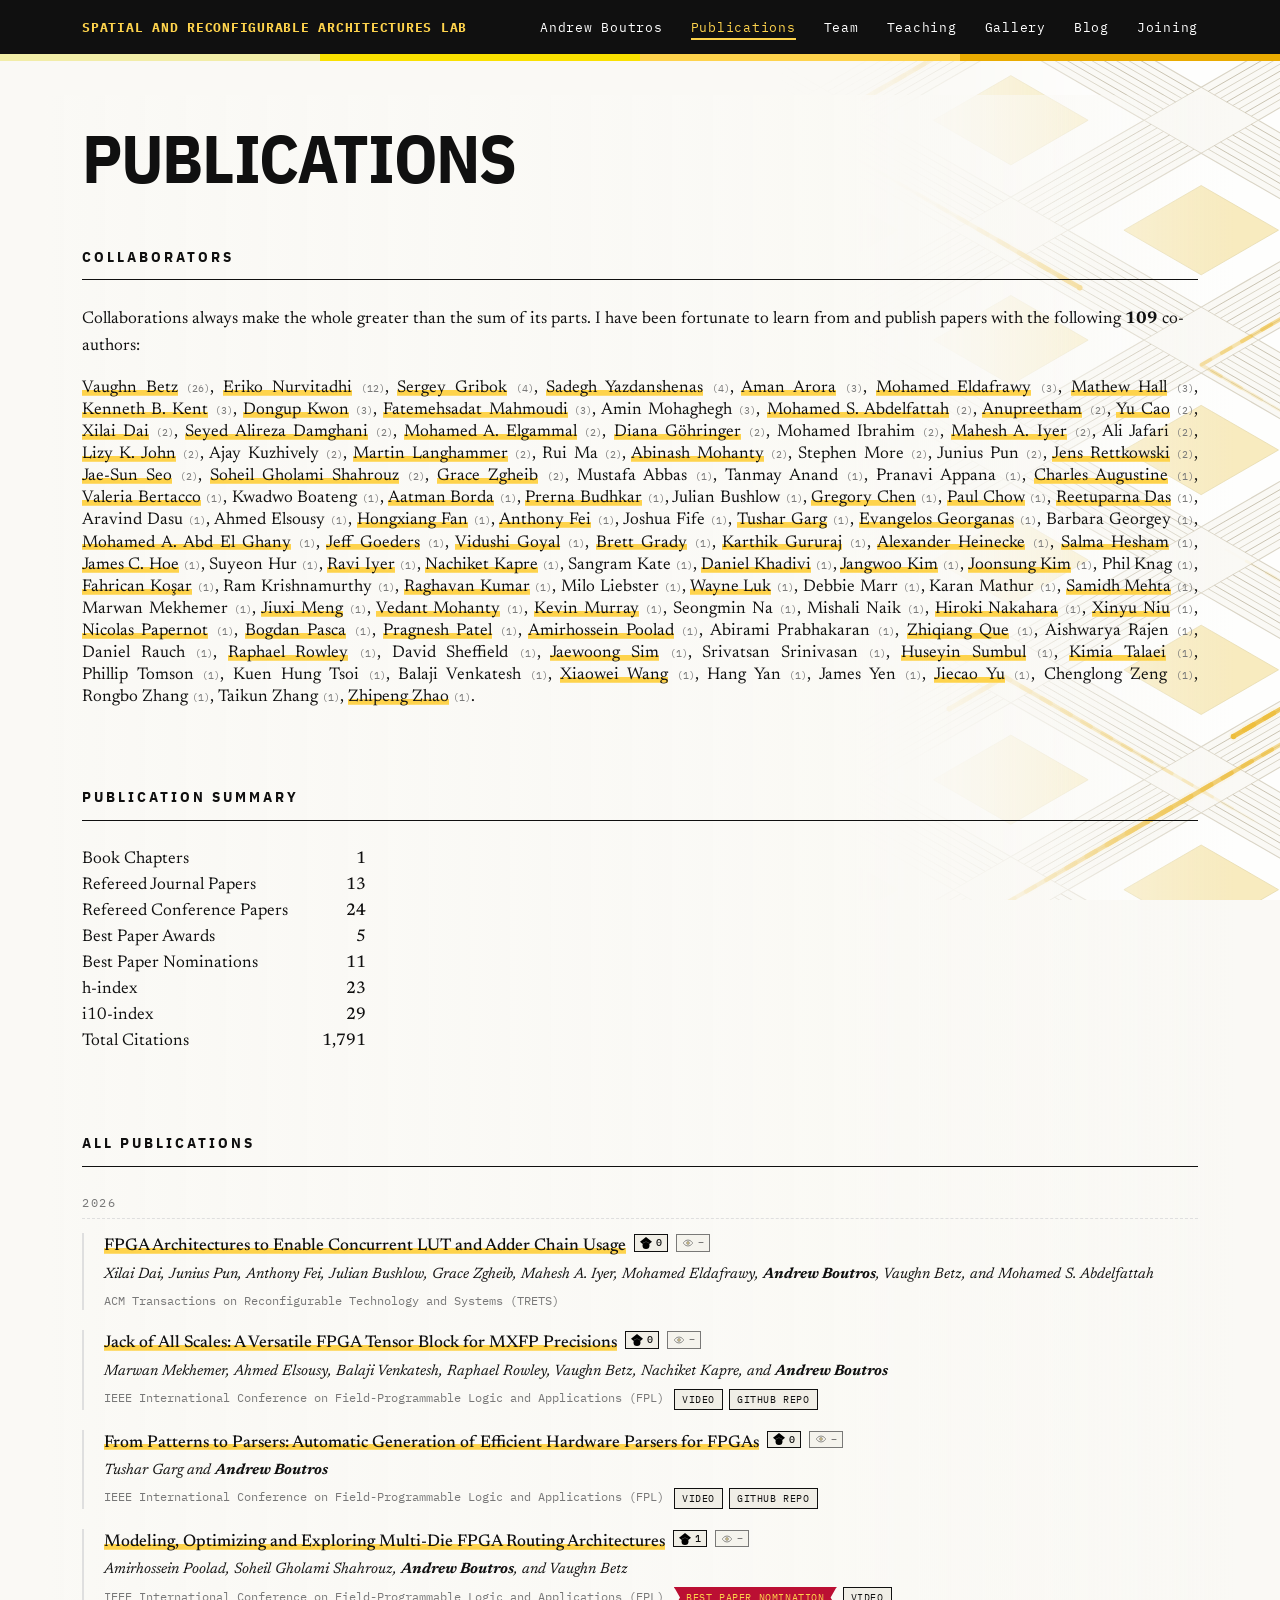
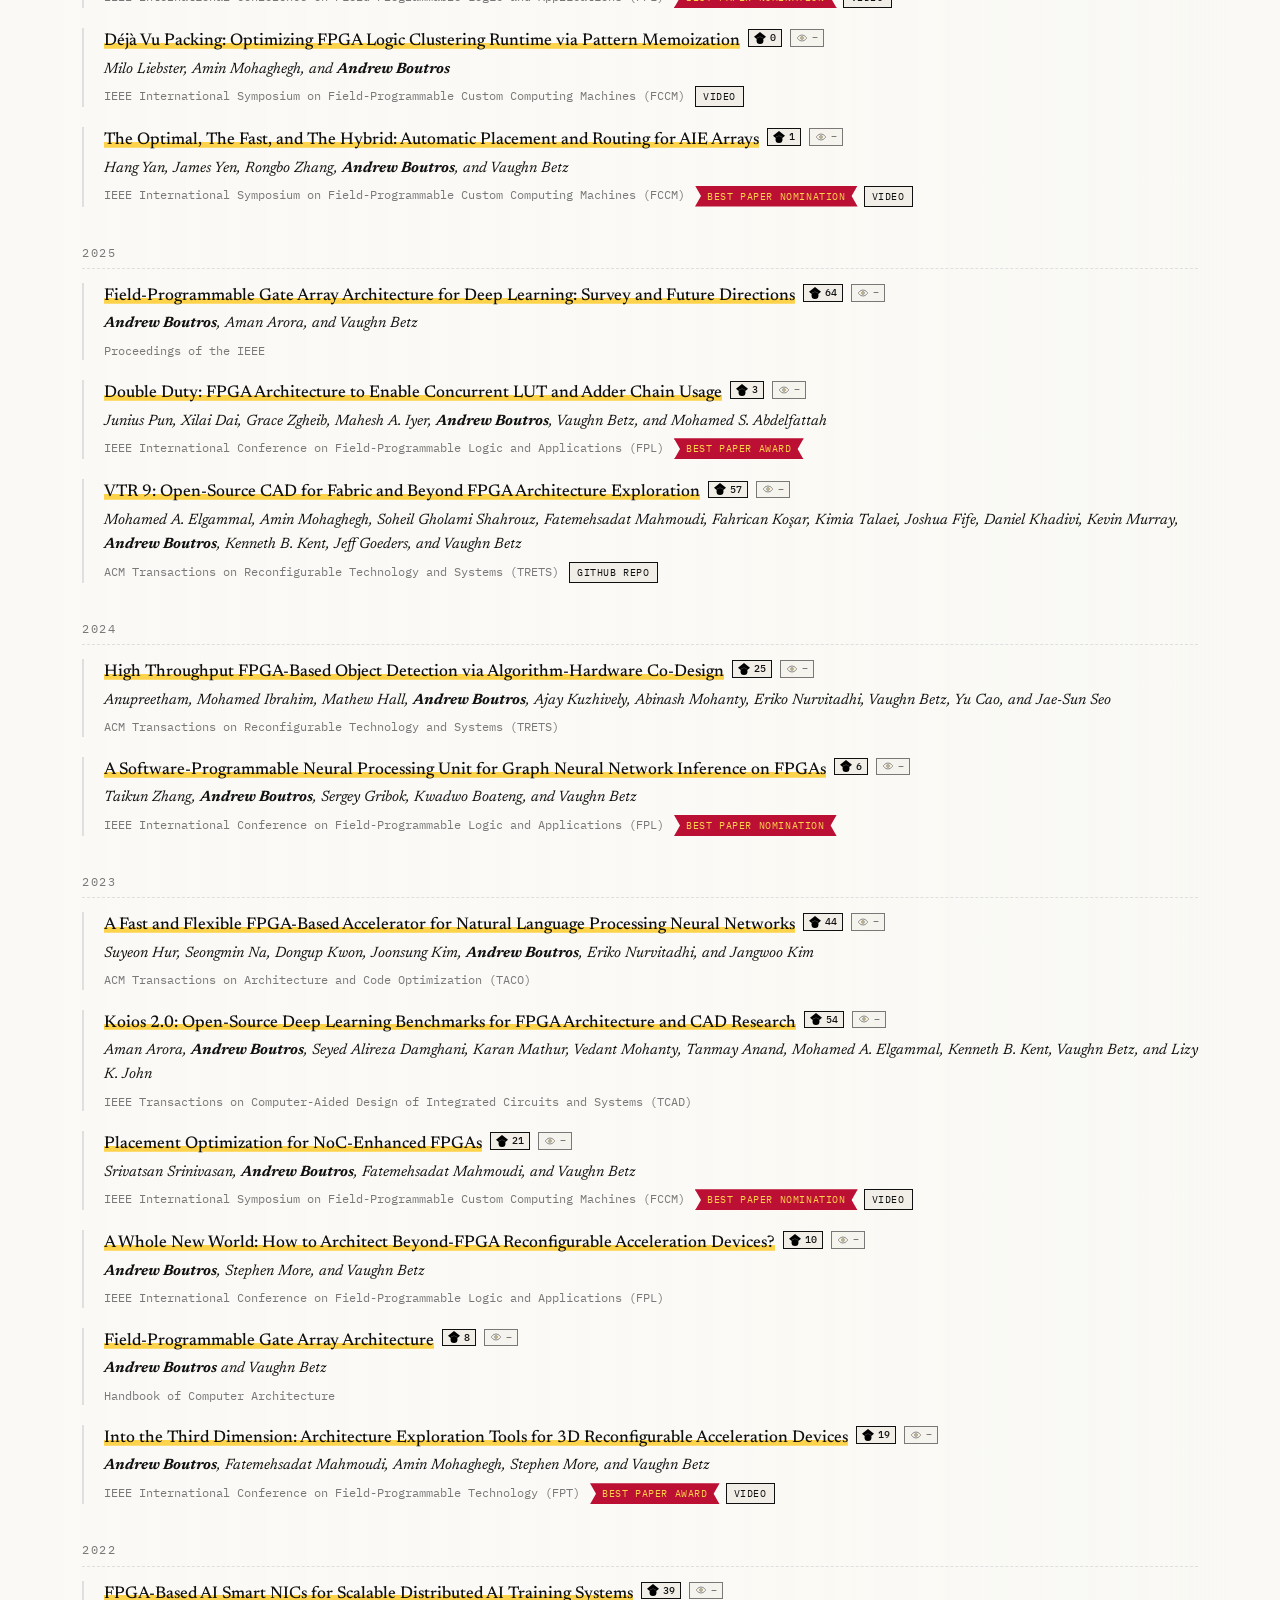
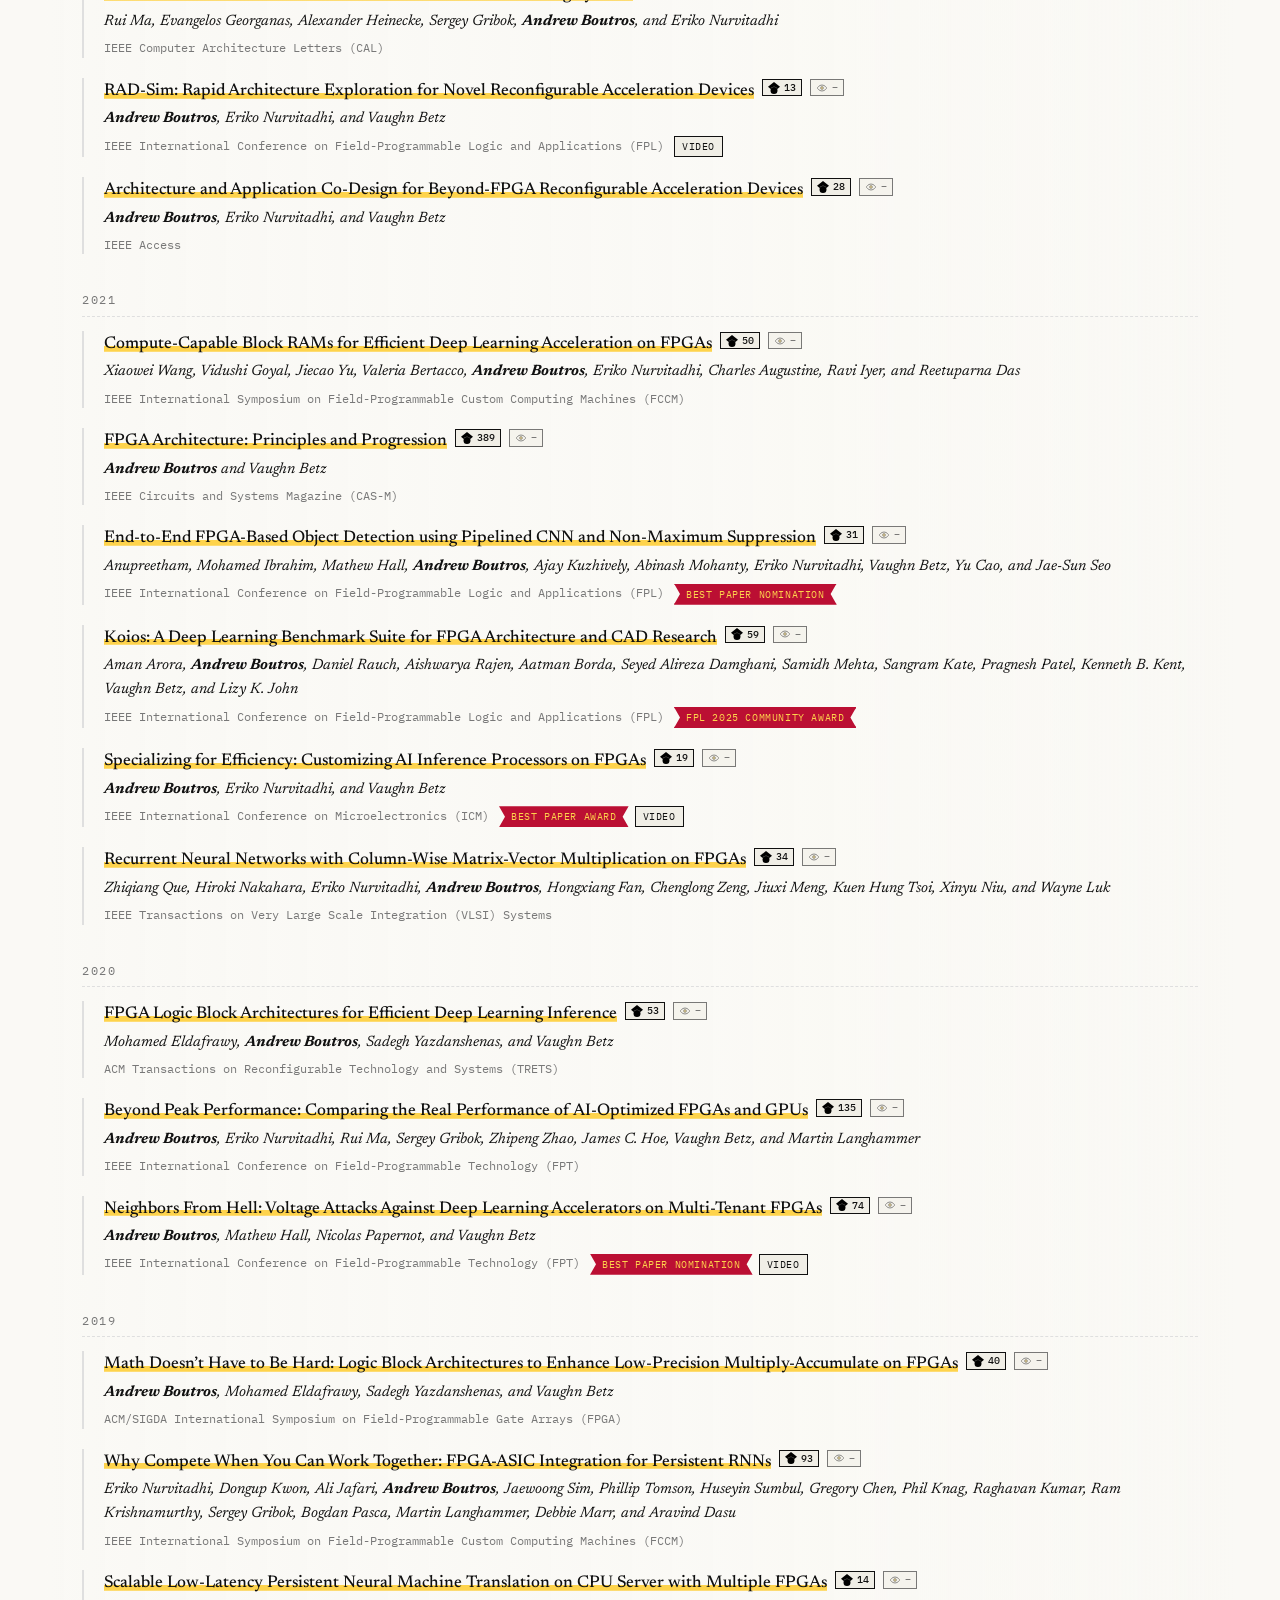
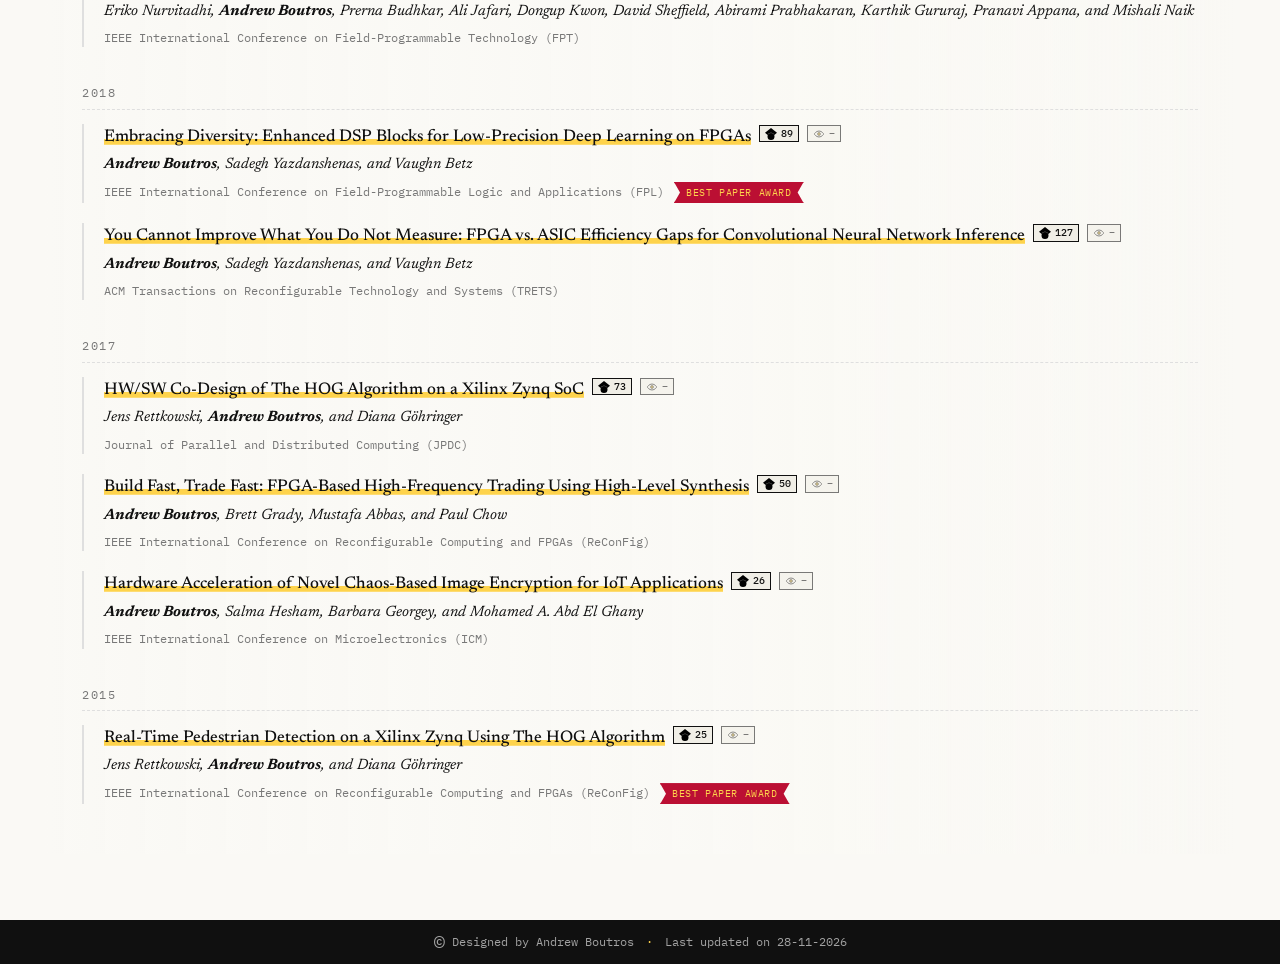
<file: publications.html>
<!DOCTYPE html>
<html lang="en">
<head>
<meta charset="utf-8">
<meta name="viewport" content="width=device-width, initial-scale=1">
<meta name="description" content="Publications by Andrew Boutros in FPGA architecture, reconfigurable computing, CAD, and hardware acceleration.">
<title>Publications — Andrew Boutros</title>
<link rel="icon" type="image/jpeg" href="assets/icons/waterloo-emblem.jpg">
<link rel="apple-touch-icon" href="assets/icons/waterloo-emblem.jpg">
<link rel="preconnect" href="https://fonts.googleapis.com">
<link rel="preconnect" href="https://fonts.gstatic.com" crossorigin>
<link href="https://fonts.googleapis.com/css2?family=IBM+Plex+Mono:wght@400;500;600&family=IBM+Plex+Sans+Condensed:wght@500;600;700&family=Newsreader:opsz,wght@6..72,300;6..72,400;6..72,500&display=swap" rel="stylesheet">
<link rel="stylesheet" href="assets/site.css">
</head>
<body class="page-publications">
<div class="bg" id="fabric" aria-hidden="true"></div>
<nav class="nav" aria-label="Primary">
<div class="nav-inner">
<div class="lab"><a target="_self" href="index.html">Spatial And Reconfigurable Architectures Lab</a></div>
<div class="nav-links"><a target="_self" href="index.html">Andrew Boutros</a>
<a target="_self" href="publications.html" aria-current="page">Publications</a>
<a target="_self" href="research-team.html">Team</a>
<a target="_self" href="teaching.html">Teaching</a>
<a target="_self" href="gallery.html">Gallery</a>
<a target="_self" href="blog.html">Blog</a>
<a target="_self" href="joining.html">Joining</a></div>
</div>
</nav>
<div class="colourbar" aria-hidden="true"><span></span><span></span><span></span><span></span></div>
<div class="wrap">

<main><h1>Publications</h1>
<section id="collaborators" class="collaborators">
<h2>Collaborators</h2>
<p>Collaborations always make the whole greater than the sum of its parts. I have been fortunate to learn from and publish papers with the following <strong>109</strong> co-authors:</p>
<p class="collaborator-list"><span class="collaborator" data-count="26"><a target="_blank" rel="noopener noreferrer" href="https://scholar.google.com/citations?user=bMdDigQAAAAJ&amp;hl=en">Vaughn Betz</a> <span class="collaborator-count">(26)</span></span>, <span class="collaborator" data-count="12"><a target="_blank" rel="noopener noreferrer" href="https://scholar.google.ca/citations?user=09XsEl4AAAAJ&amp;hl=en&amp;oi=ao">Eriko Nurvitadhi</a> <span class="collaborator-count">(12)</span></span>, <span class="collaborator" data-count="4"><a target="_blank" rel="noopener noreferrer" href="https://scholar.google.com/citations?user=3M7gPhgAAAAJ&amp;hl=en">Sergey Gribok</a> <span class="collaborator-count">(4)</span></span>, <span class="collaborator" data-count="4"><a target="_blank" rel="noopener noreferrer" href="https://scholar.google.com/citations?user=YR6CdNwAAAAJ&amp;hl=en">Sadegh Yazdanshenas</a> <span class="collaborator-count">(4)</span></span>, <span class="collaborator" data-count="3"><a target="_blank" rel="noopener noreferrer" href="https://scholar.google.com/citations?hl=en&amp;user=xrJ1UEQAAAAJ">Aman Arora</a> <span class="collaborator-count">(3)</span></span>, <span class="collaborator" data-count="3"><a target="_blank" rel="noopener noreferrer" href="https://scholar.google.com/citations?user=nMKCxo0AAAAJ&amp;hl=en&amp;oi=ao">Mohamed Eldafrawy</a> <span class="collaborator-count">(3)</span></span>, <span class="collaborator" data-count="3"><a target="_blank" rel="noopener noreferrer" href="https://scholar.google.com/citations?user=dAqvhxgAAAAJ&amp;hl=en&amp;oi=ao">Mathew Hall</a> <span class="collaborator-count">(3)</span></span>, <span class="collaborator" data-count="3"><a target="_blank" rel="noopener noreferrer" href="https://scholar.google.com/citations?hl=en&amp;user=N__697EAAAAJ">Kenneth B. Kent</a> <span class="collaborator-count">(3)</span></span>, <span class="collaborator" data-count="3"><a target="_blank" rel="noopener noreferrer" href="https://scholar.google.com/citations?user=xl8RgCcAAAAJ&amp;hl=en">Dongup Kwon</a> <span class="collaborator-count">(3)</span></span>, <span class="collaborator" data-count="3"><a target="_blank" rel="noopener noreferrer" href="https://scholar.google.com/citations?user=PtsJkqkAAAAJ&amp;hl=en&amp;oi=ao">Fatemehsadat Mahmoudi</a> <span class="collaborator-count">(3)</span></span>, <span class="collaborator" data-count="3">Amin Mohaghegh <span class="collaborator-count">(3)</span></span>, <span class="collaborator" data-count="2"><a target="_blank" rel="noopener noreferrer" href="https://scholar.google.ca/citations?user=q4wBpWAAAAAJ&amp;hl=en&amp;oi=ao">Mohamed S. Abdelfattah</a> <span class="collaborator-count">(2)</span></span>, <span class="collaborator" data-count="2"><a target="_blank" rel="noopener noreferrer" href="https://scholar.google.com/citations?user=HmgWl4IAAAAJ&amp;hl=en&amp;oi=ao">Anupreetham</a> <span class="collaborator-count">(2)</span></span>, <span class="collaborator" data-count="2"><a target="_blank" rel="noopener noreferrer" href="https://scholar.google.com/citations?user=mbnBXEwAAAAJ&amp;hl=en">Yu Cao</a> <span class="collaborator-count">(2)</span></span>, <span class="collaborator" data-count="2"><a target="_blank" rel="noopener noreferrer" href="https://scholar.google.ca/citations?user=u3-J7mIAAAAJ&amp;hl=en&amp;oi=sra">Xilai Dai</a> <span class="collaborator-count">(2)</span></span>, <span class="collaborator" data-count="2"><a target="_blank" rel="noopener noreferrer" href="https://scholar.google.com/citations?hl=en&amp;user=XxBPC8EAAAAJ">Seyed Alireza Damghani</a> <span class="collaborator-count">(2)</span></span>, <span class="collaborator" data-count="2"><a target="_blank" rel="noopener noreferrer" href="https://scholar.google.com/citations?user=Sl8kuWoAAAAJ&amp;hl=en&amp;oi=ao">Mohamed A. Elgammal</a> <span class="collaborator-count">(2)</span></span>, <span class="collaborator" data-count="2"><a target="_blank" rel="noopener noreferrer" href="https://scholar.google.com/citations?user=pbYi2igAAAAJ&amp;hl=en&amp;oi=sra">Diana Göhringer</a> <span class="collaborator-count">(2)</span></span>, <span class="collaborator" data-count="2">Mohamed Ibrahim <span class="collaborator-count">(2)</span></span>, <span class="collaborator" data-count="2"><a target="_blank" rel="noopener noreferrer" href="https://scholar.google.ca/citations?user=2G_FW_QAAAAJ&amp;hl=en&amp;oi=ao">Mahesh A. Iyer</a> <span class="collaborator-count">(2)</span></span>, <span class="collaborator" data-count="2">Ali Jafari <span class="collaborator-count">(2)</span></span>, <span class="collaborator" data-count="2"><a target="_blank" rel="noopener noreferrer" href="https://scholar.google.com/citations?hl=en&amp;user=YPu9rWUAAAAJ">Lizy K. John</a> <span class="collaborator-count">(2)</span></span>, <span class="collaborator" data-count="2">Ajay Kuzhively <span class="collaborator-count">(2)</span></span>, <span class="collaborator" data-count="2"><a target="_blank" rel="noopener noreferrer" href="https://scholar.google.ca/citations?user=LJpfs7EAAAAJ&amp;hl=en&amp;oi=ao">Martin Langhammer</a> <span class="collaborator-count">(2)</span></span>, <span class="collaborator" data-count="2">Rui Ma <span class="collaborator-count">(2)</span></span>, <span class="collaborator" data-count="2"><a target="_blank" rel="noopener noreferrer" href="https://scholar.google.ca/citations?hl=en&amp;user=R-L5a8gAAAAJ">Abinash Mohanty</a> <span class="collaborator-count">(2)</span></span>, <span class="collaborator" data-count="2">Stephen More <span class="collaborator-count">(2)</span></span>, <span class="collaborator" data-count="2">Junius Pun <span class="collaborator-count">(2)</span></span>, <span class="collaborator" data-count="2"><a target="_blank" rel="noopener noreferrer" href="https://scholar.google.ca/citations?user=3LzRFWcAAAAJ&amp;hl=en&amp;oi=ao">Jens Rettkowski</a> <span class="collaborator-count">(2)</span></span>, <span class="collaborator" data-count="2"><a target="_blank" rel="noopener noreferrer" href="https://scholar.google.com/citations?user=0eA8Fr8AAAAJ&amp;hl=en">Jae-Sun Seo</a> <span class="collaborator-count">(2)</span></span>, <span class="collaborator" data-count="2"><a target="_blank" rel="noopener noreferrer" href="https://scholar.google.ca/citations?user=KnAwqx8AAAAJ&amp;hl=en&amp;oi=ao">Soheil Gholami Shahrouz</a> <span class="collaborator-count">(2)</span></span>, <span class="collaborator" data-count="2"><a target="_blank" rel="noopener noreferrer" href="https://scholar.google.ca/citations?user=1PQxN8UAAAAJ&amp;hl=en&amp;oi=ao">Grace Zgheib</a> <span class="collaborator-count">(2)</span></span>, <span class="collaborator" data-count="1">Mustafa Abbas <span class="collaborator-count">(1)</span></span>, <span class="collaborator" data-count="1">Tanmay Anand <span class="collaborator-count">(1)</span></span>, <span class="collaborator" data-count="1">Pranavi Appana <span class="collaborator-count">(1)</span></span>, <span class="collaborator" data-count="1"><a target="_blank" rel="noopener noreferrer" href="https://scholar.google.com/citations?user=Dok-N2oAAAAJ&amp;hl=en&amp;oi=ao">Charles Augustine</a> <span class="collaborator-count">(1)</span></span>, <span class="collaborator" data-count="1"><a target="_blank" rel="noopener noreferrer" href="https://scholar.google.com/citations?user=IXiAPMoAAAAJ&amp;hl=en&amp;oi=sra">Valeria Bertacco</a> <span class="collaborator-count">(1)</span></span>, <span class="collaborator" data-count="1">Kwadwo Boateng <span class="collaborator-count">(1)</span></span>, <span class="collaborator" data-count="1"><a target="_blank" rel="noopener noreferrer" href="https://scholar.google.com/citations?user=eqDByKwAAAAJ&amp;hl=en&amp;oi=ao">Aatman Borda</a> <span class="collaborator-count">(1)</span></span>, <span class="collaborator" data-count="1"><a target="_blank" rel="noopener noreferrer" href="https://scholar.google.com/citations?user=YM4WJIUAAAAJ&amp;hl=en">Prerna Budhkar</a> <span class="collaborator-count">(1)</span></span>, <span class="collaborator" data-count="1">Julian Bushlow <span class="collaborator-count">(1)</span></span>, <span class="collaborator" data-count="1"><a target="_blank" rel="noopener noreferrer" href="https://scholar.google.com/citations?user=z_6qKi8AAAAJ&amp;hl=en&amp;oi=ao">Gregory Chen</a> <span class="collaborator-count">(1)</span></span>, <span class="collaborator" data-count="1"><a target="_blank" rel="noopener noreferrer" href="https://scholar.google.com/citations?user=FPrWBAoAAAAJ&amp;hl=en">Paul Chow</a> <span class="collaborator-count">(1)</span></span>, <span class="collaborator" data-count="1"><a target="_blank" rel="noopener noreferrer" href="https://scholar.google.com/citations?user=h0gtwxIAAAAJ&amp;hl=en&amp;oi=ao">Reetuparna Das</a> <span class="collaborator-count">(1)</span></span>, <span class="collaborator" data-count="1">Aravind Dasu <span class="collaborator-count">(1)</span></span>, <span class="collaborator" data-count="1">Ahmed Elsousy <span class="collaborator-count">(1)</span></span>, <span class="collaborator" data-count="1"><a target="_blank" rel="noopener noreferrer" href="https://scholar.google.ca/citations?user=iBT_uw4AAAAJ&amp;hl=en&amp;oi=ao">Hongxiang Fan</a> <span class="collaborator-count">(1)</span></span>, <span class="collaborator" data-count="1"><a target="_blank" rel="noopener noreferrer" href="https://scholar.google.com/citations?user=expk_goAAAAJ&amp;hl=en&amp;oi=ao">Anthony Fei</a> <span class="collaborator-count">(1)</span></span>, <span class="collaborator" data-count="1">Joshua Fife <span class="collaborator-count">(1)</span></span>, <span class="collaborator" data-count="1"><a target="_blank" rel="noopener noreferrer" href="https://scholar.google.com/citations?user=V9YMKj0AAAAJ&amp;hl=en">Tushar Garg</a> <span class="collaborator-count">(1)</span></span>, <span class="collaborator" data-count="1"><a target="_blank" rel="noopener noreferrer" href="https://scholar.google.ca/citations?user=B8bCdHsAAAAJ&amp;hl=en&amp;oi=ao">Evangelos Georganas</a> <span class="collaborator-count">(1)</span></span>, <span class="collaborator" data-count="1">Barbara Georgey <span class="collaborator-count">(1)</span></span>, <span class="collaborator" data-count="1"><a target="_blank" rel="noopener noreferrer" href="https://scholar.google.com/citations?user=McYwHf4AAAAJ&amp;hl=en">Mohamed A. Abd El Ghany</a> <span class="collaborator-count">(1)</span></span>, <span class="collaborator" data-count="1"><a target="_blank" rel="noopener noreferrer" href="https://scholar.google.ca/citations?user=mSyX_kYAAAAJ&amp;hl=en&amp;oi=ao">Jeff Goeders</a> <span class="collaborator-count">(1)</span></span>, <span class="collaborator" data-count="1"><a target="_blank" rel="noopener noreferrer" href="https://scholar.google.ca/citations?user=bTGpFHgAAAAJ&amp;hl=en&amp;oi=ao">Vidushi Goyal</a> <span class="collaborator-count">(1)</span></span>, <span class="collaborator" data-count="1"><a target="_blank" rel="noopener noreferrer" href="https://scholar.google.com/citations?user=tE3HwdIAAAAJ&amp;hl=en&amp;oi=sra">Brett Grady</a> <span class="collaborator-count">(1)</span></span>, <span class="collaborator" data-count="1"><a target="_blank" rel="noopener noreferrer" href="https://scholar.google.com/citations?user=rnsHrXYAAAAJ&amp;hl=en">Karthik Gururaj</a> <span class="collaborator-count">(1)</span></span>, <span class="collaborator" data-count="1"><a target="_blank" rel="noopener noreferrer" href="https://scholar.google.ca/citations?user=6IKTGbQAAAAJ&amp;hl=en&amp;oi=ao">Alexander Heinecke</a> <span class="collaborator-count">(1)</span></span>, <span class="collaborator" data-count="1"><a target="_blank" rel="noopener noreferrer" href="https://scholar.google.com/citations?user=1R0E-dcAAAAJ&amp;hl=en">Salma Hesham</a> <span class="collaborator-count">(1)</span></span>, <span class="collaborator" data-count="1"><a target="_blank" rel="noopener noreferrer" href="https://scholar.google.com/citations?user=ZnRhcFUAAAAJ&amp;hl=en&amp;oi=ao">James C. Hoe</a> <span class="collaborator-count">(1)</span></span>, <span class="collaborator" data-count="1">Suyeon Hur <span class="collaborator-count">(1)</span></span>, <span class="collaborator" data-count="1"><a target="_blank" rel="noopener noreferrer" href="https://scholar.google.com/citations?user=2rO3ZvEAAAAJ&amp;hl=en&amp;oi=ao">Ravi Iyer</a> <span class="collaborator-count">(1)</span></span>, <span class="collaborator" data-count="1"><a target="_blank" rel="noopener noreferrer" href="https://scholar.google.com/citations?user=JxwwXHMAAAAJ&amp;hl=en">Nachiket Kapre</a> <span class="collaborator-count">(1)</span></span>, <span class="collaborator" data-count="1">Sangram Kate <span class="collaborator-count">(1)</span></span>, <span class="collaborator" data-count="1"><a target="_blank" rel="noopener noreferrer" href="https://scholar.google.ca/citations?user=SG5EPhQAAAAJ&amp;hl=en&amp;oi=ao">Daniel Khadivi</a> <span class="collaborator-count">(1)</span></span>, <span class="collaborator" data-count="1"><a target="_blank" rel="noopener noreferrer" href="https://scholar.google.ca/citations?user=bAIDlXEAAAAJ&amp;hl=en&amp;oi=sra">Jangwoo Kim</a> <span class="collaborator-count">(1)</span></span>, <span class="collaborator" data-count="1"><a target="_blank" rel="noopener noreferrer" href="https://scholar.google.ca/citations?user=_yHICJMAAAAJ&amp;hl=en&amp;oi=sra">Joonsung Kim</a> <span class="collaborator-count">(1)</span></span>, <span class="collaborator" data-count="1">Phil Knag <span class="collaborator-count">(1)</span></span>, <span class="collaborator" data-count="1"><a target="_blank" rel="noopener noreferrer" href="https://scholar.google.ca/citations?user=krZ16LQAAAAJ&amp;hl=en&amp;oi=ao">Fahrican Koşar</a> <span class="collaborator-count">(1)</span></span>, <span class="collaborator" data-count="1">Ram Krishnamurthy <span class="collaborator-count">(1)</span></span>, <span class="collaborator" data-count="1"><a target="_blank" rel="noopener noreferrer" href="https://scholar.google.com/citations?user=CxSHyRUAAAAJ&amp;hl=en">Raghavan Kumar</a> <span class="collaborator-count">(1)</span></span>, <span class="collaborator" data-count="1">Milo Liebster <span class="collaborator-count">(1)</span></span>, <span class="collaborator" data-count="1"><a target="_blank" rel="noopener noreferrer" href="https://scholar.google.ca/citations?user=2gyOP3QAAAAJ&amp;hl=en&amp;oi=ao">Wayne Luk</a> <span class="collaborator-count">(1)</span></span>, <span class="collaborator" data-count="1">Debbie Marr <span class="collaborator-count">(1)</span></span>, <span class="collaborator" data-count="1">Karan Mathur <span class="collaborator-count">(1)</span></span>, <span class="collaborator" data-count="1"><a target="_blank" rel="noopener noreferrer" href="https://scholar.google.com/citations?hl=en&amp;user=4-R77AMAAAAJ">Samidh Mehta</a> <span class="collaborator-count">(1)</span></span>, <span class="collaborator" data-count="1">Marwan Mekhemer <span class="collaborator-count">(1)</span></span>, <span class="collaborator" data-count="1"><a target="_blank" rel="noopener noreferrer" href="https://scholar.google.ca/citations?user=Op-QUG0AAAAJ&amp;hl=en&amp;oi=ao">Jiuxi Meng</a> <span class="collaborator-count">(1)</span></span>, <span class="collaborator" data-count="1"><a target="_blank" rel="noopener noreferrer" href="https://scholar.google.ca/citations?user=-4Xy2z8AAAAJ&amp;hl=en&amp;oi=ao">Vedant Mohanty</a> <span class="collaborator-count">(1)</span></span>, <span class="collaborator" data-count="1"><a target="_blank" rel="noopener noreferrer" href="https://scholar.google.ca/citations?hl=en&amp;user=Z8hKu2YAAAAJ">Kevin Murray</a> <span class="collaborator-count">(1)</span></span>, <span class="collaborator" data-count="1">Seongmin Na <span class="collaborator-count">(1)</span></span>, <span class="collaborator" data-count="1">Mishali Naik <span class="collaborator-count">(1)</span></span>, <span class="collaborator" data-count="1"><a target="_blank" rel="noopener noreferrer" href="https://scholar.google.ca/citations?user=RLBMrnQAAAAJ&amp;hl=en&amp;oi=ao">Hiroki Nakahara</a> <span class="collaborator-count">(1)</span></span>, <span class="collaborator" data-count="1"><a target="_blank" rel="noopener noreferrer" href="https://scholar.google.ca/citations?user=0i57id8AAAAJ&amp;hl=en&amp;oi=ao">Xinyu Niu</a> <span class="collaborator-count">(1)</span></span>, <span class="collaborator" data-count="1"><a target="_blank" rel="noopener noreferrer" href="https://scholar.google.com/citations?user=cGxq0cMAAAAJ&amp;hl=en&amp;oi=ao">Nicolas Papernot</a> <span class="collaborator-count">(1)</span></span>, <span class="collaborator" data-count="1"><a target="_blank" rel="noopener noreferrer" href="https://scholar.google.com/citations?user=D0KjkjAAAAJ&amp;hl=en">Bogdan Pasca</a> <span class="collaborator-count">(1)</span></span>, <span class="collaborator" data-count="1"><a target="_blank" rel="noopener noreferrer" href="https://scholar.google.com/citations?hl=en&amp;user=kcK2pT8AAAAJ">Pragnesh Patel</a> <span class="collaborator-count">(1)</span></span>, <span class="collaborator" data-count="1"><a target="_blank" rel="noopener noreferrer" href="https://scholar.google.com/citations?user=0VasYNwAAAAJ&amp;hl=en">Amirhossein Poolad</a> <span class="collaborator-count">(1)</span></span>, <span class="collaborator" data-count="1">Abirami Prabhakaran <span class="collaborator-count">(1)</span></span>, <span class="collaborator" data-count="1"><a target="_blank" rel="noopener noreferrer" href="https://scholar.google.co.uk/citations?user=t1xX8hIAAAAJ&amp;hl=en">Zhiqiang Que</a> <span class="collaborator-count">(1)</span></span>, <span class="collaborator" data-count="1">Aishwarya Rajen <span class="collaborator-count">(1)</span></span>, <span class="collaborator" data-count="1">Daniel Rauch <span class="collaborator-count">(1)</span></span>, <span class="collaborator" data-count="1"><a target="_blank" rel="noopener noreferrer" href="https://scholar.google.com/citations?user=rp04oa4AAAAJ&amp;hl=en">Raphael Rowley</a> <span class="collaborator-count">(1)</span></span>, <span class="collaborator" data-count="1">David Sheffield <span class="collaborator-count">(1)</span></span>, <span class="collaborator" data-count="1"><a target="_blank" rel="noopener noreferrer" href="https://scholar.google.com/citations?user=4U65ziwAAAAJ&amp;hl=en">Jaewoong Sim</a> <span class="collaborator-count">(1)</span></span>, <span class="collaborator" data-count="1">Srivatsan Srinivasan <span class="collaborator-count">(1)</span></span>, <span class="collaborator" data-count="1"><a target="_blank" rel="noopener noreferrer" href="https://scholar.google.com/citations?user=W9bO8R4AAAAJ&amp;hl=en">Huseyin Sumbul</a> <span class="collaborator-count">(1)</span></span>, <span class="collaborator" data-count="1"><a target="_blank" rel="noopener noreferrer" href="https://scholar.google.ca/citations?user=BHDLMnUAAAAJ&amp;hl=en&amp;oi=ao">Kimia Talaei</a> <span class="collaborator-count">(1)</span></span>, <span class="collaborator" data-count="1">Phillip Tomson <span class="collaborator-count">(1)</span></span>, <span class="collaborator" data-count="1">Kuen Hung Tsoi <span class="collaborator-count">(1)</span></span>, <span class="collaborator" data-count="1">Balaji Venkatesh <span class="collaborator-count">(1)</span></span>, <span class="collaborator" data-count="1"><a target="_blank" rel="noopener noreferrer" href="https://scholar.google.com/citations?hl=en&amp;user=t60iCYEAAAAJ">Xiaowei Wang</a> <span class="collaborator-count">(1)</span></span>, <span class="collaborator" data-count="1">Hang Yan <span class="collaborator-count">(1)</span></span>, <span class="collaborator" data-count="1">James Yen <span class="collaborator-count">(1)</span></span>, <span class="collaborator" data-count="1"><a target="_blank" rel="noopener noreferrer" href="https://scholar.google.com/citations?user=uxL6snYAAAAJ&amp;hl=en&amp;oi=ao">Jiecao Yu</a> <span class="collaborator-count">(1)</span></span>, <span class="collaborator" data-count="1">Chenglong Zeng <span class="collaborator-count">(1)</span></span>, <span class="collaborator" data-count="1">Rongbo Zhang <span class="collaborator-count">(1)</span></span>, <span class="collaborator" data-count="1">Taikun Zhang <span class="collaborator-count">(1)</span></span>, <span class="collaborator" data-count="1"><a target="_blank" rel="noopener noreferrer" href="https://scholar.google.com/citations?hl=en&amp;user=ndAMAocAAAAJ">Zhipeng Zhao</a> <span class="collaborator-count">(1)</span></span>.</p>
</section><section id="publication-summary" class="publication-summary">
<h2>Publication Summary</h2>
<dl><div data-summary-metric="book-chapters"><dt>Book Chapters</dt><dd>1</dd></div><div data-summary-metric="journal-papers"><dt>Refereed Journal Papers</dt><dd>13</dd></div><div data-summary-metric="conference-papers"><dt>Refereed Conference Papers</dt><dd>24</dd></div><div data-summary-metric="best-paper-awards"><dt>Best Paper Awards</dt><dd>5</dd></div><div data-summary-metric="best-paper-nominations"><dt>Best Paper Nominations</dt><dd>11</dd></div><div data-summary-metric="h-index"><dt>h-index</dt><dd>23</dd></div><div data-summary-metric="i10-index"><dt>i10-index</dt><dd>29</dd></div><div data-summary-metric="total-citations"><dt>Total Citations</dt><dd>1,791</dd></div></dl>
</section><section id="publications">
<h2>All Publications</h2>

<p class="year">2026</p>
<article class="pub" data-kind="journal">
<span class="t"><a target="_blank" rel="noopener noreferrer" href="assets/pdfs/038_2026_trets_double-duty.pdf" data-goatcounter-click="pdf-038" data-goatcounter-title="FPGA Architectures to Enable Concurrent LUT and Adder Chain Usage" data-goatcounter-no-session="1">FPGA Architectures to Enable Concurrent LUT and Adder Chain Usage</a><a target="_blank" rel="noopener noreferrer" class="citation-badge" href="https://scholar.google.com/citations?view_op=view_citation&amp;hl=en&amp;user=seNirV4AAAAJ&amp;pagesize=100&amp;citation_for_view=seNirV4AAAAJ:JV2RwH3_ST0C" aria-label="0 citations" title="0 citations"><img src="assets/icons/google-scholar.svg" alt=""><span>0</span></a><span class="pdf-view-badge" data-pdf-view-url="https://aboutros.goatcounter.com/counter/pdf-038.json" aria-label="PDF view count loading" title="PDF view count loading"><img src="assets/icons/eye.svg" alt=""><span class="pdf-view-count">–</span></span></span>
<span class="a">Xilai Dai, Junius Pun, Anthony Fei, Julian Bushlow, Grace Zgheib, Mahesh A. Iyer, Mohamed Eldafrawy, <strong>Andrew Boutros</strong>, Vaughn Betz, and Mohamed S. Abdelfattah</span>
<span class="v">ACM Transactions on Reconfigurable Technology and Systems (TRETS)</span>
</article>
<article class="pub" data-kind="conference">
<span class="t"><a target="_blank" rel="noopener noreferrer" href="assets/pdfs/037_2026_fpl_jack-of-all-scales.pdf" data-goatcounter-click="pdf-037" data-goatcounter-title="Jack of All Scales: A Versatile FPGA Tensor Block for MXFP Precisions" data-goatcounter-no-session="1">Jack of All Scales: A Versatile FPGA Tensor Block for MXFP Precisions</a><a target="_blank" rel="noopener noreferrer" class="citation-badge" href="https://scholar.google.com/citations?view_op=view_citation&amp;hl=en&amp;user=seNirV4AAAAJ&amp;pagesize=100&amp;citation_for_view=seNirV4AAAAJ:k_IJM867U9cC" aria-label="0 citations" title="0 citations"><img src="assets/icons/google-scholar.svg" alt=""><span>0</span></a><span class="pdf-view-badge" data-pdf-view-url="https://aboutros.goatcounter.com/counter/pdf-037.json" aria-label="PDF view count loading" title="PDF view count loading"><img src="assets/icons/eye.svg" alt=""><span class="pdf-view-count">–</span></span></span>
<span class="a">Marwan Mekhemer, Ahmed Elsousy, Balaji Venkatesh, Raphael Rowley, Vaughn Betz, Nachiket Kapre, and <strong>Andrew Boutros</strong></span>
<span class="v">IEEE International Conference on Field-Programmable Logic and Applications (FPL)<span class="pub-tags"><a target="_blank" rel="noopener noreferrer" class="pub-tag video" href="https://youtu.be/t80v8OGscaY">Video</a><a target="_blank" rel="noopener noreferrer" class="pub-tag github" href="https://github.com/boutros-lab/fpga-mxfp">GitHub Repo</a></span></span>
</article>
<article class="pub" data-kind="conference">
<span class="t"><a target="_blank" rel="noopener noreferrer" href="assets/pdfs/036_2026_fpl_patterns-parsers.pdf" data-goatcounter-click="pdf-036" data-goatcounter-title="From Patterns to Parsers: Automatic Generation of Efficient Hardware Parsers for FPGAs" data-goatcounter-no-session="1">From Patterns to Parsers: Automatic Generation of Efficient Hardware Parsers for FPGAs</a><a target="_blank" rel="noopener noreferrer" class="citation-badge" href="https://scholar.google.com/citations?view_op=view_citation&amp;hl=en&amp;user=seNirV4AAAAJ&amp;pagesize=100&amp;citation_for_view=seNirV4AAAAJ:maZDTaKrznsC" aria-label="0 citations" title="0 citations"><img src="assets/icons/google-scholar.svg" alt=""><span>0</span></a><span class="pdf-view-badge" data-pdf-view-url="https://aboutros.goatcounter.com/counter/pdf-036.json" aria-label="PDF view count loading" title="PDF view count loading"><img src="assets/icons/eye.svg" alt=""><span class="pdf-view-count">–</span></span></span>
<span class="a">Tushar Garg and <strong>Andrew Boutros</strong></span>
<span class="v">IEEE International Conference on Field-Programmable Logic and Applications (FPL)<span class="pub-tags"><a target="_blank" rel="noopener noreferrer" class="pub-tag video" href="https://youtu.be/mTmpAcEQKOM">Video</a><a target="_blank" rel="noopener noreferrer" class="pub-tag github" href="https://github.com/boutros-lab/patterns-to-parsers">GitHub Repo</a></span></span>
</article>
<article class="pub" data-kind="conference">
<span class="t"><a target="_blank" rel="noopener noreferrer" href="assets/pdfs/035_2026_fpl_multi-die-routing.pdf" data-goatcounter-click="pdf-035" data-goatcounter-title="Modeling, Optimizing and Exploring Multi-Die FPGA Routing Architectures" data-goatcounter-no-session="1">Modeling, Optimizing and Exploring Multi-Die FPGA Routing Architectures</a><a target="_blank" rel="noopener noreferrer" class="citation-badge" href="https://scholar.google.com/scholar?oi=bibs&amp;hl=en&amp;cites=10283143299905650897" aria-label="1 citation" title="1 citation"><img src="assets/icons/google-scholar.svg" alt=""><span>1</span></a><span class="pdf-view-badge" data-pdf-view-url="https://aboutros.goatcounter.com/counter/pdf-035.json" aria-label="PDF view count loading" title="PDF view count loading"><img src="assets/icons/eye.svg" alt=""><span class="pdf-view-count">–</span></span></span>
<span class="a">Amirhossein Poolad, Soheil Gholami Shahrouz, <strong>Andrew Boutros</strong>, and Vaughn Betz</span>
<span class="v">IEEE International Conference on Field-Programmable Logic and Applications (FPL)<span class="pub-tags"><span class="pub-tag award">Best Paper Nomination</span><a target="_blank" rel="noopener noreferrer" class="pub-tag video" href="https://youtu.be/fDwoKb8Kth4">Video</a></span></span>
</article>
<article class="pub" data-kind="conference">
<span class="t"><a target="_blank" rel="noopener noreferrer" href="assets/pdfs/033_2026_fccm_deja-vu-packing.pdf" data-goatcounter-click="pdf-033" data-goatcounter-title="Déjà Vu Packing: Optimizing FPGA Logic Clustering Runtime via Pattern Memoization" data-goatcounter-no-session="1">Déjà Vu Packing: Optimizing FPGA Logic Clustering Runtime via Pattern Memoization</a><a target="_blank" rel="noopener noreferrer" class="citation-badge" href="https://scholar.google.com/citations?view_op=view_citation&amp;hl=en&amp;user=seNirV4AAAAJ&amp;pagesize=100&amp;citation_for_view=seNirV4AAAAJ:r0BpntZqJG4C" aria-label="0 citations" title="0 citations"><img src="assets/icons/google-scholar.svg" alt=""><span>0</span></a><span class="pdf-view-badge" data-pdf-view-url="https://aboutros.goatcounter.com/counter/pdf-033.json" aria-label="PDF view count loading" title="PDF view count loading"><img src="assets/icons/eye.svg" alt=""><span class="pdf-view-count">–</span></span></span>
<span class="a">Milo Liebster, Amin Mohaghegh, and <strong>Andrew Boutros</strong></span>
<span class="v">IEEE International Symposium on Field-Programmable Custom Computing Machines (FCCM)<span class="pub-tags"><a target="_blank" rel="noopener noreferrer" class="pub-tag video" href="https://www.youtube.com/watch?v=vlMaaJ57Fso">Video</a></span></span>
</article>
<article class="pub" data-kind="conference">
<span class="t"><a target="_blank" rel="noopener noreferrer" href="assets/pdfs/034_2026_fccm_aie-place-route.pdf" data-goatcounter-click="pdf-034" data-goatcounter-title="The Optimal, The Fast, and The Hybrid: Automatic Placement and Routing for AIE Arrays" data-goatcounter-no-session="1">The Optimal, The Fast, and The Hybrid: Automatic Placement and Routing for AIE Arrays</a><a target="_blank" rel="noopener noreferrer" class="citation-badge" href="https://scholar.google.com/scholar?oi=bibs&amp;hl=en&amp;cites=12383697384314135215" aria-label="1 citation" title="1 citation"><img src="assets/icons/google-scholar.svg" alt=""><span>1</span></a><span class="pdf-view-badge" data-pdf-view-url="https://aboutros.goatcounter.com/counter/pdf-034.json" aria-label="PDF view count loading" title="PDF view count loading"><img src="assets/icons/eye.svg" alt=""><span class="pdf-view-count">–</span></span></span>
<span class="a">Hang Yan, James Yen, Rongbo Zhang, <strong>Andrew Boutros</strong>, and Vaughn Betz</span>
<span class="v">IEEE International Symposium on Field-Programmable Custom Computing Machines (FCCM)<span class="pub-tags"><span class="pub-tag award">Best Paper Nomination</span><a target="_blank" rel="noopener noreferrer" class="pub-tag video" href="https://www.youtube.com/watch?v=3LeSQF4NlZs">Video</a></span></span>
</article>
<p class="year">2025</p>
<article class="pub" data-kind="journal">
<span class="t"><a target="_blank" rel="noopener noreferrer" href="assets/pdfs/028_2025_pieee_deep-learning-fpga-architecture.pdf" data-goatcounter-click="pdf-028" data-goatcounter-title="Field-Programmable Gate Array Architecture for Deep Learning: Survey and Future Directions" data-goatcounter-no-session="1">Field-Programmable Gate Array Architecture for Deep Learning: Survey and Future Directions</a><a target="_blank" rel="noopener noreferrer" class="citation-badge" href="https://scholar.google.com/scholar?oi=bibs&amp;hl=en&amp;cites=14896447568878004102" aria-label="64 citations" title="64 citations"><img src="assets/icons/google-scholar.svg" alt=""><span>64</span></a><span class="pdf-view-badge" data-pdf-view-url="https://aboutros.goatcounter.com/counter/pdf-028.json" aria-label="PDF view count loading" title="PDF view count loading"><img src="assets/icons/eye.svg" alt=""><span class="pdf-view-count">–</span></span></span>
<span class="a"><strong>Andrew Boutros</strong>, Aman Arora, and Vaughn Betz</span>
<span class="v">Proceedings of the IEEE</span>
</article>
<article class="pub" data-kind="conference">
<span class="t"><a target="_blank" rel="noopener noreferrer" href="assets/pdfs/032_2025_fpl_double-duty.pdf" data-goatcounter-click="pdf-032" data-goatcounter-title="Double Duty: FPGA Architecture to Enable Concurrent LUT and Adder Chain Usage" data-goatcounter-no-session="1">Double Duty: FPGA Architecture to Enable Concurrent LUT and Adder Chain Usage</a><a target="_blank" rel="noopener noreferrer" class="citation-badge" href="https://scholar.google.com/scholar?oi=bibs&amp;hl=en&amp;cites=10862830087068248953" aria-label="3 citations" title="3 citations"><img src="assets/icons/google-scholar.svg" alt=""><span>3</span></a><span class="pdf-view-badge" data-pdf-view-url="https://aboutros.goatcounter.com/counter/pdf-032.json" aria-label="PDF view count loading" title="PDF view count loading"><img src="assets/icons/eye.svg" alt=""><span class="pdf-view-count">–</span></span></span>
<span class="a">Junius Pun, Xilai Dai, Grace Zgheib, Mahesh A. Iyer, <strong>Andrew Boutros</strong>, Vaughn Betz, and Mohamed S. Abdelfattah</span>
<span class="v">IEEE International Conference on Field-Programmable Logic and Applications (FPL)<span class="pub-tags"><span class="pub-tag award">Best Paper Award</span></span></span>
</article>
<article class="pub" data-kind="journal">
<span class="t"><a target="_blank" rel="noopener noreferrer" href="assets/pdfs/031_2025_trets_vtr-9.pdf" data-goatcounter-click="pdf-031" data-goatcounter-title="VTR 9: Open-Source CAD for Fabric and Beyond FPGA Architecture Exploration" data-goatcounter-no-session="1">VTR 9: Open-Source CAD for Fabric and Beyond FPGA Architecture Exploration</a><a target="_blank" rel="noopener noreferrer" class="citation-badge" href="https://scholar.google.com/scholar?oi=bibs&amp;hl=en&amp;cites=6887327732021163166" aria-label="57 citations" title="57 citations"><img src="assets/icons/google-scholar.svg" alt=""><span>57</span></a><span class="pdf-view-badge" data-pdf-view-url="https://aboutros.goatcounter.com/counter/pdf-031.json" aria-label="PDF view count loading" title="PDF view count loading"><img src="assets/icons/eye.svg" alt=""><span class="pdf-view-count">–</span></span></span>
<span class="a">Mohamed A. Elgammal, Amin Mohaghegh, Soheil Gholami Shahrouz, Fatemehsadat Mahmoudi, Fahrican Koşar, Kimia Talaei, Joshua Fife, Daniel Khadivi, Kevin Murray, <strong>Andrew Boutros</strong>, Kenneth B. Kent, Jeff Goeders, and Vaughn Betz</span>
<span class="v">ACM Transactions on Reconfigurable Technology and Systems (TRETS)<span class="pub-tags"><a target="_blank" rel="noopener noreferrer" class="pub-tag github" href="https://github.com/verilog-to-routing/vtr-verilog-to-routing">GitHub Repo</a></span></span>
</article>
<p class="year">2024</p>
<article class="pub" data-kind="journal">
<span class="t"><a target="_blank" rel="noopener noreferrer" href="assets/pdfs/029_2024_trets_object-detection-codesign.pdf" data-goatcounter-click="pdf-029" data-goatcounter-title="High Throughput FPGA-Based Object Detection via Algorithm-Hardware Co-Design" data-goatcounter-no-session="1">High Throughput FPGA-Based Object Detection via Algorithm-Hardware Co-Design</a><a target="_blank" rel="noopener noreferrer" class="citation-badge" href="https://scholar.google.com/scholar?oi=bibs&amp;hl=en&amp;cites=7747904755082349489" aria-label="25 citations" title="25 citations"><img src="assets/icons/google-scholar.svg" alt=""><span>25</span></a><span class="pdf-view-badge" data-pdf-view-url="https://aboutros.goatcounter.com/counter/pdf-029.json" aria-label="PDF view count loading" title="PDF view count loading"><img src="assets/icons/eye.svg" alt=""><span class="pdf-view-count">–</span></span></span>
<span class="a">Anupreetham, Mohamed Ibrahim, Mathew Hall, <strong>Andrew Boutros</strong>, Ajay Kuzhively, Abinash Mohanty, Eriko Nurvitadhi, Vaughn Betz, Yu Cao, and Jae-Sun Seo</span>
<span class="v">ACM Transactions on Reconfigurable Technology and Systems (TRETS)</span>
</article>
<article class="pub" data-kind="conference">
<span class="t"><a target="_blank" rel="noopener noreferrer" href="assets/pdfs/030_2024_fpl_npu-gnn.pdf" data-goatcounter-click="pdf-030" data-goatcounter-title="A Software-Programmable Neural Processing Unit for Graph Neural Network Inference on FPGAs" data-goatcounter-no-session="1">A Software-Programmable Neural Processing Unit for Graph Neural Network Inference on FPGAs</a><a target="_blank" rel="noopener noreferrer" class="citation-badge" href="https://scholar.google.com/scholar?oi=bibs&amp;hl=en&amp;cites=17982919921647283303" aria-label="6 citations" title="6 citations"><img src="assets/icons/google-scholar.svg" alt=""><span>6</span></a><span class="pdf-view-badge" data-pdf-view-url="https://aboutros.goatcounter.com/counter/pdf-030.json" aria-label="PDF view count loading" title="PDF view count loading"><img src="assets/icons/eye.svg" alt=""><span class="pdf-view-count">–</span></span></span>
<span class="a">Taikun Zhang, <strong>Andrew Boutros</strong>, Sergey Gribok, Kwadwo Boateng, and Vaughn Betz</span>
<span class="v">IEEE International Conference on Field-Programmable Logic and Applications (FPL)<span class="pub-tags"><span class="pub-tag award">Best Paper Nomination</span></span></span>
</article>
<p class="year">2023</p>
<article class="pub" data-kind="journal">
<span class="t"><a target="_blank" rel="noopener noreferrer" href="assets/pdfs/021_2023_taco_nlp-accelerator.pdf" data-goatcounter-click="pdf-021" data-goatcounter-title="A Fast and Flexible FPGA-Based Accelerator for Natural Language Processing Neural Networks" data-goatcounter-no-session="1">A Fast and Flexible FPGA-Based Accelerator for Natural Language Processing Neural Networks</a><a target="_blank" rel="noopener noreferrer" class="citation-badge" href="https://scholar.google.com/scholar?oi=bibs&amp;hl=en&amp;cites=11866204763726885547" aria-label="44 citations" title="44 citations"><img src="assets/icons/google-scholar.svg" alt=""><span>44</span></a><span class="pdf-view-badge" data-pdf-view-url="https://aboutros.goatcounter.com/counter/pdf-021.json" aria-label="PDF view count loading" title="PDF view count loading"><img src="assets/icons/eye.svg" alt=""><span class="pdf-view-count">–</span></span></span>
<span class="a">Suyeon Hur, Seongmin Na, Dongup Kwon, Joonsung Kim, <strong>Andrew Boutros</strong>, Eriko Nurvitadhi, and Jangwoo Kim</span>
<span class="v">ACM Transactions on Architecture and Code Optimization (TACO)</span>
</article>
<article class="pub" data-kind="journal">
<span class="t"><a target="_blank" rel="noopener noreferrer" href="assets/pdfs/027_2023_tcad_koios-2.pdf" data-goatcounter-click="pdf-027" data-goatcounter-title="Koios 2.0: Open-Source Deep Learning Benchmarks for FPGA Architecture and CAD Research" data-goatcounter-no-session="1">Koios 2.0: Open-Source Deep Learning Benchmarks for FPGA Architecture and CAD Research</a><a target="_blank" rel="noopener noreferrer" class="citation-badge" href="https://scholar.google.com/scholar?oi=bibs&amp;hl=en&amp;cites=363712735106060893" aria-label="54 citations" title="54 citations"><img src="assets/icons/google-scholar.svg" alt=""><span>54</span></a><span class="pdf-view-badge" data-pdf-view-url="https://aboutros.goatcounter.com/counter/pdf-027.json" aria-label="PDF view count loading" title="PDF view count loading"><img src="assets/icons/eye.svg" alt=""><span class="pdf-view-count">–</span></span></span>
<span class="a">Aman Arora, <strong>Andrew Boutros</strong>, Seyed Alireza Damghani, Karan Mathur, Vedant Mohanty, Tanmay Anand, Mohamed A. Elgammal, Kenneth B. Kent, Vaughn Betz, and Lizy K. John</span>
<span class="v">IEEE Transactions on Computer-Aided Design of Integrated Circuits and Systems (TCAD)</span>
</article>
<article class="pub" data-kind="conference">
<span class="t"><a target="_blank" rel="noopener noreferrer" href="assets/pdfs/023_2023_fccm_noc-placement.pdf" data-goatcounter-click="pdf-023" data-goatcounter-title="Placement Optimization for NoC-Enhanced FPGAs" data-goatcounter-no-session="1">Placement Optimization for NoC-Enhanced FPGAs</a><a target="_blank" rel="noopener noreferrer" class="citation-badge" href="https://scholar.google.com/scholar?oi=bibs&amp;hl=en&amp;cites=5749492138517283708" aria-label="21 citations" title="21 citations"><img src="assets/icons/google-scholar.svg" alt=""><span>21</span></a><span class="pdf-view-badge" data-pdf-view-url="https://aboutros.goatcounter.com/counter/pdf-023.json" aria-label="PDF view count loading" title="PDF view count loading"><img src="assets/icons/eye.svg" alt=""><span class="pdf-view-count">–</span></span></span>
<span class="a">Srivatsan Srinivasan, <strong>Andrew Boutros</strong>, Fatemehsadat Mahmoudi, and Vaughn Betz</span>
<span class="v">IEEE International Symposium on Field-Programmable Custom Computing Machines (FCCM)<span class="pub-tags"><span class="pub-tag award">Best Paper Nomination</span><a target="_blank" rel="noopener noreferrer" class="pub-tag video" href="https://www.youtube.com/watch?v=jhNFiLcLrLQ">Video</a></span></span>
</article>
<article class="pub" data-kind="conference">
<span class="t"><a target="_blank" rel="noopener noreferrer" href="assets/pdfs/025_2023_fpl_rad-gen.pdf" data-goatcounter-click="pdf-025" data-goatcounter-title="A Whole New World: How to Architect Beyond-FPGA Reconfigurable Acceleration Devices?" data-goatcounter-no-session="1">A Whole New World: How to Architect Beyond-FPGA Reconfigurable Acceleration Devices?</a><a target="_blank" rel="noopener noreferrer" class="citation-badge" href="https://scholar.google.com/scholar?oi=bibs&amp;hl=en&amp;cites=10352500462936950958" aria-label="10 citations" title="10 citations"><img src="assets/icons/google-scholar.svg" alt=""><span>10</span></a><span class="pdf-view-badge" data-pdf-view-url="https://aboutros.goatcounter.com/counter/pdf-025.json" aria-label="PDF view count loading" title="PDF view count loading"><img src="assets/icons/eye.svg" alt=""><span class="pdf-view-count">–</span></span></span>
<span class="a"><strong>Andrew Boutros</strong>, Stephen More, and Vaughn Betz</span>
<span class="v">IEEE International Conference on Field-Programmable Logic and Applications (FPL)</span>
</article>
<article class="pub" data-kind="book-chapter">
<span class="t"><a target="_blank" rel="noopener noreferrer" href="assets/pdfs/024_2023_handbook_fpga-architecture.pdf" data-goatcounter-click="pdf-024" data-goatcounter-title="Field-Programmable Gate Array Architecture" data-goatcounter-no-session="1">Field-Programmable Gate Array Architecture</a><a target="_blank" rel="noopener noreferrer" class="citation-badge" href="https://scholar.google.com/scholar?oi=bibs&amp;hl=en&amp;cites=8808708542107318736" aria-label="8 citations" title="8 citations"><img src="assets/icons/google-scholar.svg" alt=""><span>8</span></a><span class="pdf-view-badge" data-pdf-view-url="https://aboutros.goatcounter.com/counter/pdf-024.json" aria-label="PDF view count loading" title="PDF view count loading"><img src="assets/icons/eye.svg" alt=""><span class="pdf-view-count">–</span></span></span>
<span class="a"><strong>Andrew Boutros</strong> and Vaughn Betz</span>
<span class="v">Handbook of Computer Architecture</span>
</article>
<article class="pub" data-kind="conference">
<span class="t"><a target="_blank" rel="noopener noreferrer" href="assets/pdfs/026_2023_fpt_third-dimension.pdf" data-goatcounter-click="pdf-026" data-goatcounter-title="Into the Third Dimension: Architecture Exploration Tools for 3D Reconfigurable Acceleration Devices" data-goatcounter-no-session="1">Into the Third Dimension: Architecture Exploration Tools for 3D Reconfigurable Acceleration Devices</a><a target="_blank" rel="noopener noreferrer" class="citation-badge" href="https://scholar.google.com/scholar?oi=bibs&amp;hl=en&amp;cites=2726743416123611892" aria-label="19 citations" title="19 citations"><img src="assets/icons/google-scholar.svg" alt=""><span>19</span></a><span class="pdf-view-badge" data-pdf-view-url="https://aboutros.goatcounter.com/counter/pdf-026.json" aria-label="PDF view count loading" title="PDF view count loading"><img src="assets/icons/eye.svg" alt=""><span class="pdf-view-count">–</span></span></span>
<span class="a"><strong>Andrew Boutros</strong>, Fatemehsadat Mahmoudi, Amin Mohaghegh, Stephen More, and Vaughn Betz</span>
<span class="v">IEEE International Conference on Field-Programmable Technology (FPT)<span class="pub-tags"><span class="pub-tag award">Best Paper Award</span><a target="_blank" rel="noopener noreferrer" class="pub-tag video" href="https://www.youtube.com/watch?v=cvWTTUVaaWE">Video</a></span></span>
</article>
<p class="year">2022</p>
<article class="pub" data-kind="journal">
<span class="t"><a target="_blank" rel="noopener noreferrer" href="assets/pdfs/019_2022_cal_ai-smart-nics.pdf" data-goatcounter-click="pdf-019" data-goatcounter-title="FPGA-Based AI Smart NICs for Scalable Distributed AI Training Systems" data-goatcounter-no-session="1">FPGA-Based AI Smart NICs for Scalable Distributed AI Training Systems</a><a target="_blank" rel="noopener noreferrer" class="citation-badge" href="https://scholar.google.com/scholar?oi=bibs&amp;hl=en&amp;cites=2005820035759785781" aria-label="39 citations" title="39 citations"><img src="assets/icons/google-scholar.svg" alt=""><span>39</span></a><span class="pdf-view-badge" data-pdf-view-url="https://aboutros.goatcounter.com/counter/pdf-019.json" aria-label="PDF view count loading" title="PDF view count loading"><img src="assets/icons/eye.svg" alt=""><span class="pdf-view-count">–</span></span></span>
<span class="a">Rui Ma, Evangelos Georganas, Alexander Heinecke, Sergey Gribok, <strong>Andrew Boutros</strong>, and Eriko Nurvitadhi</span>
<span class="v">IEEE Computer Architecture Letters (CAL)</span>
</article>
<article class="pub" data-kind="conference">
<span class="t"><a target="_blank" rel="noopener noreferrer" href="assets/pdfs/022_2022_fpl_rad-sim.pdf" data-goatcounter-click="pdf-022" data-goatcounter-title="RAD-Sim: Rapid Architecture Exploration for Novel Reconfigurable Acceleration Devices" data-goatcounter-no-session="1">RAD-Sim: Rapid Architecture Exploration for Novel Reconfigurable Acceleration Devices</a><a target="_blank" rel="noopener noreferrer" class="citation-badge" href="https://scholar.google.com/scholar?oi=bibs&amp;hl=en&amp;cites=863557034024789246" aria-label="13 citations" title="13 citations"><img src="assets/icons/google-scholar.svg" alt=""><span>13</span></a><span class="pdf-view-badge" data-pdf-view-url="https://aboutros.goatcounter.com/counter/pdf-022.json" aria-label="PDF view count loading" title="PDF view count loading"><img src="assets/icons/eye.svg" alt=""><span class="pdf-view-count">–</span></span></span>
<span class="a"><strong>Andrew Boutros</strong>, Eriko Nurvitadhi, and Vaughn Betz</span>
<span class="v">IEEE International Conference on Field-Programmable Logic and Applications (FPL)<span class="pub-tags"><a target="_blank" rel="noopener noreferrer" class="pub-tag video" href="https://www.youtube.com/watch?v=6MxjHzSuqsk">Video</a></span></span>
</article>
<article class="pub" data-kind="journal">
<span class="t"><a target="_blank" rel="noopener noreferrer" href="assets/pdfs/020_2022_access_rad-codesign.pdf" data-goatcounter-click="pdf-020" data-goatcounter-title="Architecture and Application Co-Design for Beyond-FPGA Reconfigurable Acceleration Devices" data-goatcounter-no-session="1">Architecture and Application Co-Design for Beyond-FPGA Reconfigurable Acceleration Devices</a><a target="_blank" rel="noopener noreferrer" class="citation-badge" href="https://scholar.google.com/scholar?oi=bibs&amp;hl=en&amp;cites=7420575045512559966" aria-label="28 citations" title="28 citations"><img src="assets/icons/google-scholar.svg" alt=""><span>28</span></a><span class="pdf-view-badge" data-pdf-view-url="https://aboutros.goatcounter.com/counter/pdf-020.json" aria-label="PDF view count loading" title="PDF view count loading"><img src="assets/icons/eye.svg" alt=""><span class="pdf-view-count">–</span></span></span>
<span class="a"><strong>Andrew Boutros</strong>, Eriko Nurvitadhi, and Vaughn Betz</span>
<span class="v">IEEE Access</span>
</article>
<p class="year">2021</p>
<article class="pub" data-kind="conference">
<span class="t"><a target="_blank" rel="noopener noreferrer" href="assets/pdfs/013_2021_fccm_compute-capable-brams.pdf" data-goatcounter-click="pdf-013" data-goatcounter-title="Compute-Capable Block RAMs for Efficient Deep Learning Acceleration on FPGAs" data-goatcounter-no-session="1">Compute-Capable Block RAMs for Efficient Deep Learning Acceleration on FPGAs</a><a target="_blank" rel="noopener noreferrer" class="citation-badge" href="https://scholar.google.com/scholar?oi=bibs&amp;hl=en&amp;cites=5421593378823312568" aria-label="50 citations" title="50 citations"><img src="assets/icons/google-scholar.svg" alt=""><span>50</span></a><span class="pdf-view-badge" data-pdf-view-url="https://aboutros.goatcounter.com/counter/pdf-013.json" aria-label="PDF view count loading" title="PDF view count loading"><img src="assets/icons/eye.svg" alt=""><span class="pdf-view-count">–</span></span></span>
<span class="a">Xiaowei Wang, Vidushi Goyal, Jiecao Yu, Valeria Bertacco, <strong>Andrew Boutros</strong>, Eriko Nurvitadhi, Charles Augustine, Ravi Iyer, and Reetuparna Das</span>
<span class="v">IEEE International Symposium on Field-Programmable Custom Computing Machines (FCCM)</span>
</article>
<article class="pub" data-kind="journal">
<span class="t"><a target="_blank" rel="noopener noreferrer" href="assets/pdfs/014_2021_casm_fpga-architecture.pdf" data-goatcounter-click="pdf-014" data-goatcounter-title="FPGA Architecture: Principles and Progression" data-goatcounter-no-session="1">FPGA Architecture: Principles and Progression</a><a target="_blank" rel="noopener noreferrer" class="citation-badge" href="https://scholar.google.com/scholar?oi=bibs&amp;hl=en&amp;cites=2556823047882878563" aria-label="389 citations" title="389 citations"><img src="assets/icons/google-scholar.svg" alt=""><span>389</span></a><span class="pdf-view-badge" data-pdf-view-url="https://aboutros.goatcounter.com/counter/pdf-014.json" aria-label="PDF view count loading" title="PDF view count loading"><img src="assets/icons/eye.svg" alt=""><span class="pdf-view-count">–</span></span></span>
<span class="a"><strong>Andrew Boutros</strong> and Vaughn Betz</span>
<span class="v">IEEE Circuits and Systems Magazine (CAS-M)</span>
</article>
<article class="pub" data-kind="conference">
<span class="t"><a target="_blank" rel="noopener noreferrer" href="assets/pdfs/015_2021_fpl_object-detection-nms.pdf" data-goatcounter-click="pdf-015" data-goatcounter-title="End-to-End FPGA-Based Object Detection using Pipelined CNN and Non-Maximum Suppression" data-goatcounter-no-session="1">End-to-End FPGA-Based Object Detection using Pipelined CNN and Non-Maximum Suppression</a><a target="_blank" rel="noopener noreferrer" class="citation-badge" href="https://scholar.google.com/scholar?oi=bibs&amp;hl=en&amp;cites=4703713972378228048" aria-label="31 citations" title="31 citations"><img src="assets/icons/google-scholar.svg" alt=""><span>31</span></a><span class="pdf-view-badge" data-pdf-view-url="https://aboutros.goatcounter.com/counter/pdf-015.json" aria-label="PDF view count loading" title="PDF view count loading"><img src="assets/icons/eye.svg" alt=""><span class="pdf-view-count">–</span></span></span>
<span class="a">Anupreetham, Mohamed Ibrahim, Mathew Hall, <strong>Andrew Boutros</strong>, Ajay Kuzhively, Abinash Mohanty, Eriko Nurvitadhi, Vaughn Betz, Yu Cao, and Jae-Sun Seo</span>
<span class="v">IEEE International Conference on Field-Programmable Logic and Applications (FPL)<span class="pub-tags"><span class="pub-tag award">Best Paper Nomination</span></span></span>
</article>
<article class="pub" data-kind="conference">
<span class="t"><a target="_blank" rel="noopener noreferrer" href="assets/pdfs/016_2021_fpl_koios.pdf" data-goatcounter-click="pdf-016" data-goatcounter-title="Koios: A Deep Learning Benchmark Suite for FPGA Architecture and CAD Research" data-goatcounter-no-session="1">Koios: A Deep Learning Benchmark Suite for FPGA Architecture and CAD Research</a><a target="_blank" rel="noopener noreferrer" class="citation-badge" href="https://scholar.google.com/scholar?oi=bibs&amp;hl=en&amp;cites=4869214871408704257" aria-label="59 citations" title="59 citations"><img src="assets/icons/google-scholar.svg" alt=""><span>59</span></a><span class="pdf-view-badge" data-pdf-view-url="https://aboutros.goatcounter.com/counter/pdf-016.json" aria-label="PDF view count loading" title="PDF view count loading"><img src="assets/icons/eye.svg" alt=""><span class="pdf-view-count">–</span></span></span>
<span class="a">Aman Arora, <strong>Andrew Boutros</strong>, Daniel Rauch, Aishwarya Rajen, Aatman Borda, Seyed Alireza Damghani, Samidh Mehta, Sangram Kate, Pragnesh Patel, Kenneth B. Kent, Vaughn Betz, and Lizy K. John</span>
<span class="v">IEEE International Conference on Field-Programmable Logic and Applications (FPL)<span class="pub-tags"><span class="pub-tag award">FPL 2025 Community Award</span></span></span>
</article>
<article class="pub" data-kind="conference">
<span class="t"><a target="_blank" rel="noopener noreferrer" href="assets/pdfs/017_2021_icm_ai-processor-specialization.pdf" data-goatcounter-click="pdf-017" data-goatcounter-title="Specializing for Efficiency: Customizing AI Inference Processors on FPGAs" data-goatcounter-no-session="1">Specializing for Efficiency: Customizing AI Inference Processors on FPGAs</a><a target="_blank" rel="noopener noreferrer" class="citation-badge" href="https://scholar.google.com/scholar?oi=bibs&amp;hl=en&amp;cites=446786857501942732" aria-label="19 citations" title="19 citations"><img src="assets/icons/google-scholar.svg" alt=""><span>19</span></a><span class="pdf-view-badge" data-pdf-view-url="https://aboutros.goatcounter.com/counter/pdf-017.json" aria-label="PDF view count loading" title="PDF view count loading"><img src="assets/icons/eye.svg" alt=""><span class="pdf-view-count">–</span></span></span>
<span class="a"><strong>Andrew Boutros</strong>, Eriko Nurvitadhi, and Vaughn Betz</span>
<span class="v">IEEE International Conference on Microelectronics (ICM)<span class="pub-tags"><span class="pub-tag award">Best Paper Award</span><a target="_blank" rel="noopener noreferrer" class="pub-tag video" href="https://www.youtube.com/watch?v=mnqaHuK6VTw">Video</a></span></span>
</article>
<article class="pub" data-kind="journal">
<span class="t"><a target="_blank" rel="noopener noreferrer" href="assets/pdfs/018_2021_tvlsi_column-wise-rnns.pdf" data-goatcounter-click="pdf-018" data-goatcounter-title="Recurrent Neural Networks with Column-Wise Matrix-Vector Multiplication on FPGAs" data-goatcounter-no-session="1">Recurrent Neural Networks with Column-Wise Matrix-Vector Multiplication on FPGAs</a><a target="_blank" rel="noopener noreferrer" class="citation-badge" href="https://scholar.google.com/scholar?oi=bibs&amp;hl=en&amp;cites=5584860121261144510" aria-label="34 citations" title="34 citations"><img src="assets/icons/google-scholar.svg" alt=""><span>34</span></a><span class="pdf-view-badge" data-pdf-view-url="https://aboutros.goatcounter.com/counter/pdf-018.json" aria-label="PDF view count loading" title="PDF view count loading"><img src="assets/icons/eye.svg" alt=""><span class="pdf-view-count">–</span></span></span>
<span class="a">Zhiqiang Que, Hiroki Nakahara, Eriko Nurvitadhi, <strong>Andrew Boutros</strong>, Hongxiang Fan, Chenglong Zeng, Jiuxi Meng, Kuen Hung Tsoi, Xinyu Niu, and Wayne Luk</span>
<span class="v">IEEE Transactions on Very Large Scale Integration (VLSI) Systems</span>
</article>
<p class="year">2020</p>
<article class="pub" data-kind="journal">
<span class="t"><a target="_blank" rel="noopener noreferrer" href="assets/pdfs/010_2020_trets_deep-learning-logic-blocks.pdf" data-goatcounter-click="pdf-010" data-goatcounter-title="FPGA Logic Block Architectures for Efficient Deep Learning Inference" data-goatcounter-no-session="1">FPGA Logic Block Architectures for Efficient Deep Learning Inference</a><a target="_blank" rel="noopener noreferrer" class="citation-badge" href="https://scholar.google.com/scholar?oi=bibs&amp;hl=en&amp;cites=15305062743670216713" aria-label="53 citations" title="53 citations"><img src="assets/icons/google-scholar.svg" alt=""><span>53</span></a><span class="pdf-view-badge" data-pdf-view-url="https://aboutros.goatcounter.com/counter/pdf-010.json" aria-label="PDF view count loading" title="PDF view count loading"><img src="assets/icons/eye.svg" alt=""><span class="pdf-view-count">–</span></span></span>
<span class="a">Mohamed Eldafrawy, <strong>Andrew Boutros</strong>, Sadegh Yazdanshenas, and Vaughn Betz</span>
<span class="v">ACM Transactions on Reconfigurable Technology and Systems (TRETS)</span>
</article>
<article class="pub" data-kind="conference">
<span class="t"><a target="_blank" rel="noopener noreferrer" href="assets/pdfs/012_2020_fpt_beyond-peak-performance.pdf" data-goatcounter-click="pdf-012" data-goatcounter-title="Beyond Peak Performance: Comparing the Real Performance of AI-Optimized FPGAs and GPUs" data-goatcounter-no-session="1">Beyond Peak Performance: Comparing the Real Performance of AI-Optimized FPGAs and GPUs</a><a target="_blank" rel="noopener noreferrer" class="citation-badge" href="https://scholar.google.com/scholar?oi=bibs&amp;hl=en&amp;cites=8192906683416510002" aria-label="135 citations" title="135 citations"><img src="assets/icons/google-scholar.svg" alt=""><span>135</span></a><span class="pdf-view-badge" data-pdf-view-url="https://aboutros.goatcounter.com/counter/pdf-012.json" aria-label="PDF view count loading" title="PDF view count loading"><img src="assets/icons/eye.svg" alt=""><span class="pdf-view-count">–</span></span></span>
<span class="a"><strong>Andrew Boutros</strong>, Eriko Nurvitadhi, Rui Ma, Sergey Gribok, Zhipeng Zhao, James C. Hoe, Vaughn Betz, and Martin Langhammer</span>
<span class="v">IEEE International Conference on Field-Programmable Technology (FPT)</span>
</article>
<article class="pub" data-kind="conference">
<span class="t"><a target="_blank" rel="noopener noreferrer" href="assets/pdfs/011_2020_fpt_voltage-attacks.pdf" data-goatcounter-click="pdf-011" data-goatcounter-title="Neighbors From Hell: Voltage Attacks Against Deep Learning Accelerators on Multi-Tenant FPGAs" data-goatcounter-no-session="1">Neighbors From Hell: Voltage Attacks Against Deep Learning Accelerators on Multi-Tenant FPGAs</a><a target="_blank" rel="noopener noreferrer" class="citation-badge" href="https://scholar.google.com/scholar?oi=bibs&amp;hl=en&amp;cites=6310833750469404724" aria-label="74 citations" title="74 citations"><img src="assets/icons/google-scholar.svg" alt=""><span>74</span></a><span class="pdf-view-badge" data-pdf-view-url="https://aboutros.goatcounter.com/counter/pdf-011.json" aria-label="PDF view count loading" title="PDF view count loading"><img src="assets/icons/eye.svg" alt=""><span class="pdf-view-count">–</span></span></span>
<span class="a"><strong>Andrew Boutros</strong>, Mathew Hall, Nicolas Papernot, and Vaughn Betz</span>
<span class="v">IEEE International Conference on Field-Programmable Technology (FPT)<span class="pub-tags"><span class="pub-tag award">Best Paper Nomination</span><a target="_blank" rel="noopener noreferrer" class="pub-tag video" href="https://youtu.be/Nzz9O7whxT0?si=gq-6EY2Aeu-grF82">Video</a></span></span>
</article>
<p class="year">2019</p>
<article class="pub" data-kind="conference">
<span class="t"><a target="_blank" rel="noopener noreferrer" href="assets/pdfs/007_2019_fpga_low-precision-mac.pdf" data-goatcounter-click="pdf-007" data-goatcounter-title="Math Doesn’t Have to Be Hard: Logic Block Architectures to Enhance Low-Precision Multiply-Accumulate on FPGAs" data-goatcounter-no-session="1">Math Doesn’t Have to Be Hard: Logic Block Architectures to Enhance Low-Precision Multiply-Accumulate on FPGAs</a><a target="_blank" rel="noopener noreferrer" class="citation-badge" href="https://scholar.google.com/scholar?oi=bibs&amp;hl=en&amp;cites=13653764963139122491" aria-label="40 citations" title="40 citations"><img src="assets/icons/google-scholar.svg" alt=""><span>40</span></a><span class="pdf-view-badge" data-pdf-view-url="https://aboutros.goatcounter.com/counter/pdf-007.json" aria-label="PDF view count loading" title="PDF view count loading"><img src="assets/icons/eye.svg" alt=""><span class="pdf-view-count">–</span></span></span>
<span class="a"><strong>Andrew Boutros</strong>, Mohamed Eldafrawy, Sadegh Yazdanshenas, and Vaughn Betz</span>
<span class="v">ACM/SIGDA International Symposium on Field-Programmable Gate Arrays (FPGA)</span>
</article>
<article class="pub" data-kind="conference">
<span class="t"><a target="_blank" rel="noopener noreferrer" href="assets/pdfs/008_2019_fccm_fpga-asic-persistent-rnns.pdf" data-goatcounter-click="pdf-008" data-goatcounter-title="Why Compete When You Can Work Together: FPGA-ASIC Integration for Persistent RNNs" data-goatcounter-no-session="1">Why Compete When You Can Work Together: FPGA-ASIC Integration for Persistent RNNs</a><a target="_blank" rel="noopener noreferrer" class="citation-badge" href="https://scholar.google.com/scholar?oi=bibs&amp;hl=en&amp;cites=6752275559675770252" aria-label="93 citations" title="93 citations"><img src="assets/icons/google-scholar.svg" alt=""><span>93</span></a><span class="pdf-view-badge" data-pdf-view-url="https://aboutros.goatcounter.com/counter/pdf-008.json" aria-label="PDF view count loading" title="PDF view count loading"><img src="assets/icons/eye.svg" alt=""><span class="pdf-view-count">–</span></span></span>
<span class="a">Eriko Nurvitadhi, Dongup Kwon, Ali Jafari, <strong>Andrew Boutros</strong>, Jaewoong Sim, Phillip Tomson, Huseyin Sumbul, Gregory Chen, Phil Knag, Raghavan Kumar, Ram Krishnamurthy, Sergey Gribok, Bogdan Pasca, Martin Langhammer, Debbie Marr, and Aravind Dasu</span>
<span class="v">IEEE International Symposium on Field-Programmable Custom Computing Machines (FCCM)</span>
</article>
<article class="pub" data-kind="conference">
<span class="t"><a target="_blank" rel="noopener noreferrer" href="assets/pdfs/009_2019_fpt_neural-machine-translation.pdf" data-goatcounter-click="pdf-009" data-goatcounter-title="Scalable Low-Latency Persistent Neural Machine Translation on CPU Server with Multiple FPGAs" data-goatcounter-no-session="1">Scalable Low-Latency Persistent Neural Machine Translation on CPU Server with Multiple FPGAs</a><a target="_blank" rel="noopener noreferrer" class="citation-badge" href="https://scholar.google.com/scholar?oi=bibs&amp;hl=en&amp;cites=451628856233376885" aria-label="14 citations" title="14 citations"><img src="assets/icons/google-scholar.svg" alt=""><span>14</span></a><span class="pdf-view-badge" data-pdf-view-url="https://aboutros.goatcounter.com/counter/pdf-009.json" aria-label="PDF view count loading" title="PDF view count loading"><img src="assets/icons/eye.svg" alt=""><span class="pdf-view-count">–</span></span></span>
<span class="a">Eriko Nurvitadhi, <strong>Andrew Boutros</strong>, Prerna Budhkar, Ali Jafari, Dongup Kwon, David Sheffield, Abirami Prabhakaran, Karthik Gururaj, Pranavi Appana, and Mishali Naik</span>
<span class="v">IEEE International Conference on Field-Programmable Technology (FPT)</span>
</article>
<p class="year">2018</p>
<article class="pub" data-kind="conference">
<span class="t"><a target="_blank" rel="noopener noreferrer" href="assets/pdfs/005_2018_fpl_enhanced-dsp-blocks.pdf" data-goatcounter-click="pdf-005" data-goatcounter-title="Embracing Diversity: Enhanced DSP Blocks for Low-Precision Deep Learning on FPGAs" data-goatcounter-no-session="1">Embracing Diversity: Enhanced DSP Blocks for Low-Precision Deep Learning on FPGAs</a><a target="_blank" rel="noopener noreferrer" class="citation-badge" href="https://scholar.google.com/scholar?oi=bibs&amp;hl=en&amp;cites=12717437090713399491" aria-label="89 citations" title="89 citations"><img src="assets/icons/google-scholar.svg" alt=""><span>89</span></a><span class="pdf-view-badge" data-pdf-view-url="https://aboutros.goatcounter.com/counter/pdf-005.json" aria-label="PDF view count loading" title="PDF view count loading"><img src="assets/icons/eye.svg" alt=""><span class="pdf-view-count">–</span></span></span>
<span class="a"><strong>Andrew Boutros</strong>, Sadegh Yazdanshenas, and Vaughn Betz</span>
<span class="v">IEEE International Conference on Field-Programmable Logic and Applications (FPL)<span class="pub-tags"><span class="pub-tag award">Best Paper Award</span></span></span>
</article>
<article class="pub" data-kind="journal">
<span class="t"><a target="_blank" rel="noopener noreferrer" href="assets/pdfs/006_2018_trets_fpga-asic-efficiency-gaps.pdf" data-goatcounter-click="pdf-006" data-goatcounter-title="You Cannot Improve What You Do Not Measure: FPGA vs. ASIC Efficiency Gaps for Convolutional Neural Network Inference" data-goatcounter-no-session="1">You Cannot Improve What You Do Not Measure: FPGA vs. ASIC Efficiency Gaps for Convolutional Neural Network Inference</a><a target="_blank" rel="noopener noreferrer" class="citation-badge" href="https://scholar.google.com/scholar?oi=bibs&amp;hl=en&amp;cites=12810883928060904187" aria-label="127 citations" title="127 citations"><img src="assets/icons/google-scholar.svg" alt=""><span>127</span></a><span class="pdf-view-badge" data-pdf-view-url="https://aboutros.goatcounter.com/counter/pdf-006.json" aria-label="PDF view count loading" title="PDF view count loading"><img src="assets/icons/eye.svg" alt=""><span class="pdf-view-count">–</span></span></span>
<span class="a"><strong>Andrew Boutros</strong>, Sadegh Yazdanshenas, and Vaughn Betz</span>
<span class="v">ACM Transactions on Reconfigurable Technology and Systems (TRETS)</span>
</article>
<p class="year">2017</p>
<article class="pub" data-kind="journal">
<span class="t"><a target="_blank" rel="noopener noreferrer" href="assets/pdfs/002_2017_jpdc_hog-hw-sw-codesign.pdf" data-goatcounter-click="pdf-002" data-goatcounter-title="HW/SW Co-Design of The HOG Algorithm on a Xilinx Zynq SoC" data-goatcounter-no-session="1">HW/SW Co-Design of The HOG Algorithm on a Xilinx Zynq SoC</a><a target="_blank" rel="noopener noreferrer" class="citation-badge" href="https://scholar.google.com/scholar?oi=bibs&amp;hl=en&amp;cites=14248174644419203938" aria-label="73 citations" title="73 citations"><img src="assets/icons/google-scholar.svg" alt=""><span>73</span></a><span class="pdf-view-badge" data-pdf-view-url="https://aboutros.goatcounter.com/counter/pdf-002.json" aria-label="PDF view count loading" title="PDF view count loading"><img src="assets/icons/eye.svg" alt=""><span class="pdf-view-count">–</span></span></span>
<span class="a">Jens Rettkowski, <strong>Andrew Boutros</strong>, and Diana Göhringer</span>
<span class="v">Journal of Parallel and Distributed Computing (JPDC)</span>
</article>
<article class="pub" data-kind="conference">
<span class="t"><a target="_blank" rel="noopener noreferrer" href="assets/pdfs/004_2017_reconfig_high-frequency-trading.pdf" data-goatcounter-click="pdf-004" data-goatcounter-title="Build Fast, Trade Fast: FPGA-Based High-Frequency Trading Using High-Level Synthesis" data-goatcounter-no-session="1">Build Fast, Trade Fast: FPGA-Based High-Frequency Trading Using High-Level Synthesis</a><a target="_blank" rel="noopener noreferrer" class="citation-badge" href="https://scholar.google.com/scholar?oi=bibs&amp;hl=en&amp;cites=12372493741927363507" aria-label="50 citations" title="50 citations"><img src="assets/icons/google-scholar.svg" alt=""><span>50</span></a><span class="pdf-view-badge" data-pdf-view-url="https://aboutros.goatcounter.com/counter/pdf-004.json" aria-label="PDF view count loading" title="PDF view count loading"><img src="assets/icons/eye.svg" alt=""><span class="pdf-view-count">–</span></span></span>
<span class="a"><strong>Andrew Boutros</strong>, Brett Grady, Mustafa Abbas, and Paul Chow</span>
<span class="v">IEEE International Conference on Reconfigurable Computing and FPGAs (ReConFig)</span>
</article>
<article class="pub" data-kind="conference">
<span class="t"><a target="_blank" rel="noopener noreferrer" href="assets/pdfs/003_2017_icm_chaos-image-encryption.pdf" data-goatcounter-click="pdf-003" data-goatcounter-title="Hardware Acceleration of Novel Chaos-Based Image Encryption for IoT Applications" data-goatcounter-no-session="1">Hardware Acceleration of Novel Chaos-Based Image Encryption for IoT Applications</a><a target="_blank" rel="noopener noreferrer" class="citation-badge" href="https://scholar.google.com/scholar?oi=bibs&amp;hl=en&amp;cites=1729582296409311853" aria-label="26 citations" title="26 citations"><img src="assets/icons/google-scholar.svg" alt=""><span>26</span></a><span class="pdf-view-badge" data-pdf-view-url="https://aboutros.goatcounter.com/counter/pdf-003.json" aria-label="PDF view count loading" title="PDF view count loading"><img src="assets/icons/eye.svg" alt=""><span class="pdf-view-count">–</span></span></span>
<span class="a"><strong>Andrew Boutros</strong>, Salma Hesham, Barbara Georgey, and Mohamed A. Abd El Ghany</span>
<span class="v">IEEE International Conference on Microelectronics (ICM)</span>
</article>
<p class="year">2015</p>
<article class="pub" data-kind="conference">
<span class="t"><a target="_blank" rel="noopener noreferrer" href="assets/pdfs/001_2015_reconfig_real-time-pedestrian-detection.pdf" data-goatcounter-click="pdf-001" data-goatcounter-title="Real-Time Pedestrian Detection on a Xilinx Zynq Using The HOG Algorithm" data-goatcounter-no-session="1">Real-Time Pedestrian Detection on a Xilinx Zynq Using The HOG Algorithm</a><a target="_blank" rel="noopener noreferrer" class="citation-badge" href="https://scholar.google.com/scholar?oi=bibs&amp;hl=en&amp;cites=6723085958516320974" aria-label="25 citations" title="25 citations"><img src="assets/icons/google-scholar.svg" alt=""><span>25</span></a><span class="pdf-view-badge" data-pdf-view-url="https://aboutros.goatcounter.com/counter/pdf-001.json" aria-label="PDF view count loading" title="PDF view count loading"><img src="assets/icons/eye.svg" alt=""><span class="pdf-view-count">–</span></span></span>
<span class="a">Jens Rettkowski, <strong>Andrew Boutros</strong>, and Diana Göhringer</span>
<span class="v">IEEE International Conference on Reconfigurable Computing and FPGAs (ReConFig)<span class="pub-tags"><span class="pub-tag award">Best Paper Award</span></span></span>
</article>
</section></main>
</div>
<footer><div class="foot-inner">
<p class="footer-credit"><span class="footer-copyright" aria-label="Copyright">©</span> Designed by Andrew Boutros <span class="footer-separator" aria-hidden="true">·</span> Last updated on 28-11-2026</p>
</div></footer>
<script src="assets/fabric.js"></script>
<script src="assets/site.js"></script>
<script data-goatcounter="https://aboutros.goatcounter.com/count" async src="https://gc.zgo.at/count.js"></script>
</body>
</html>
</file>
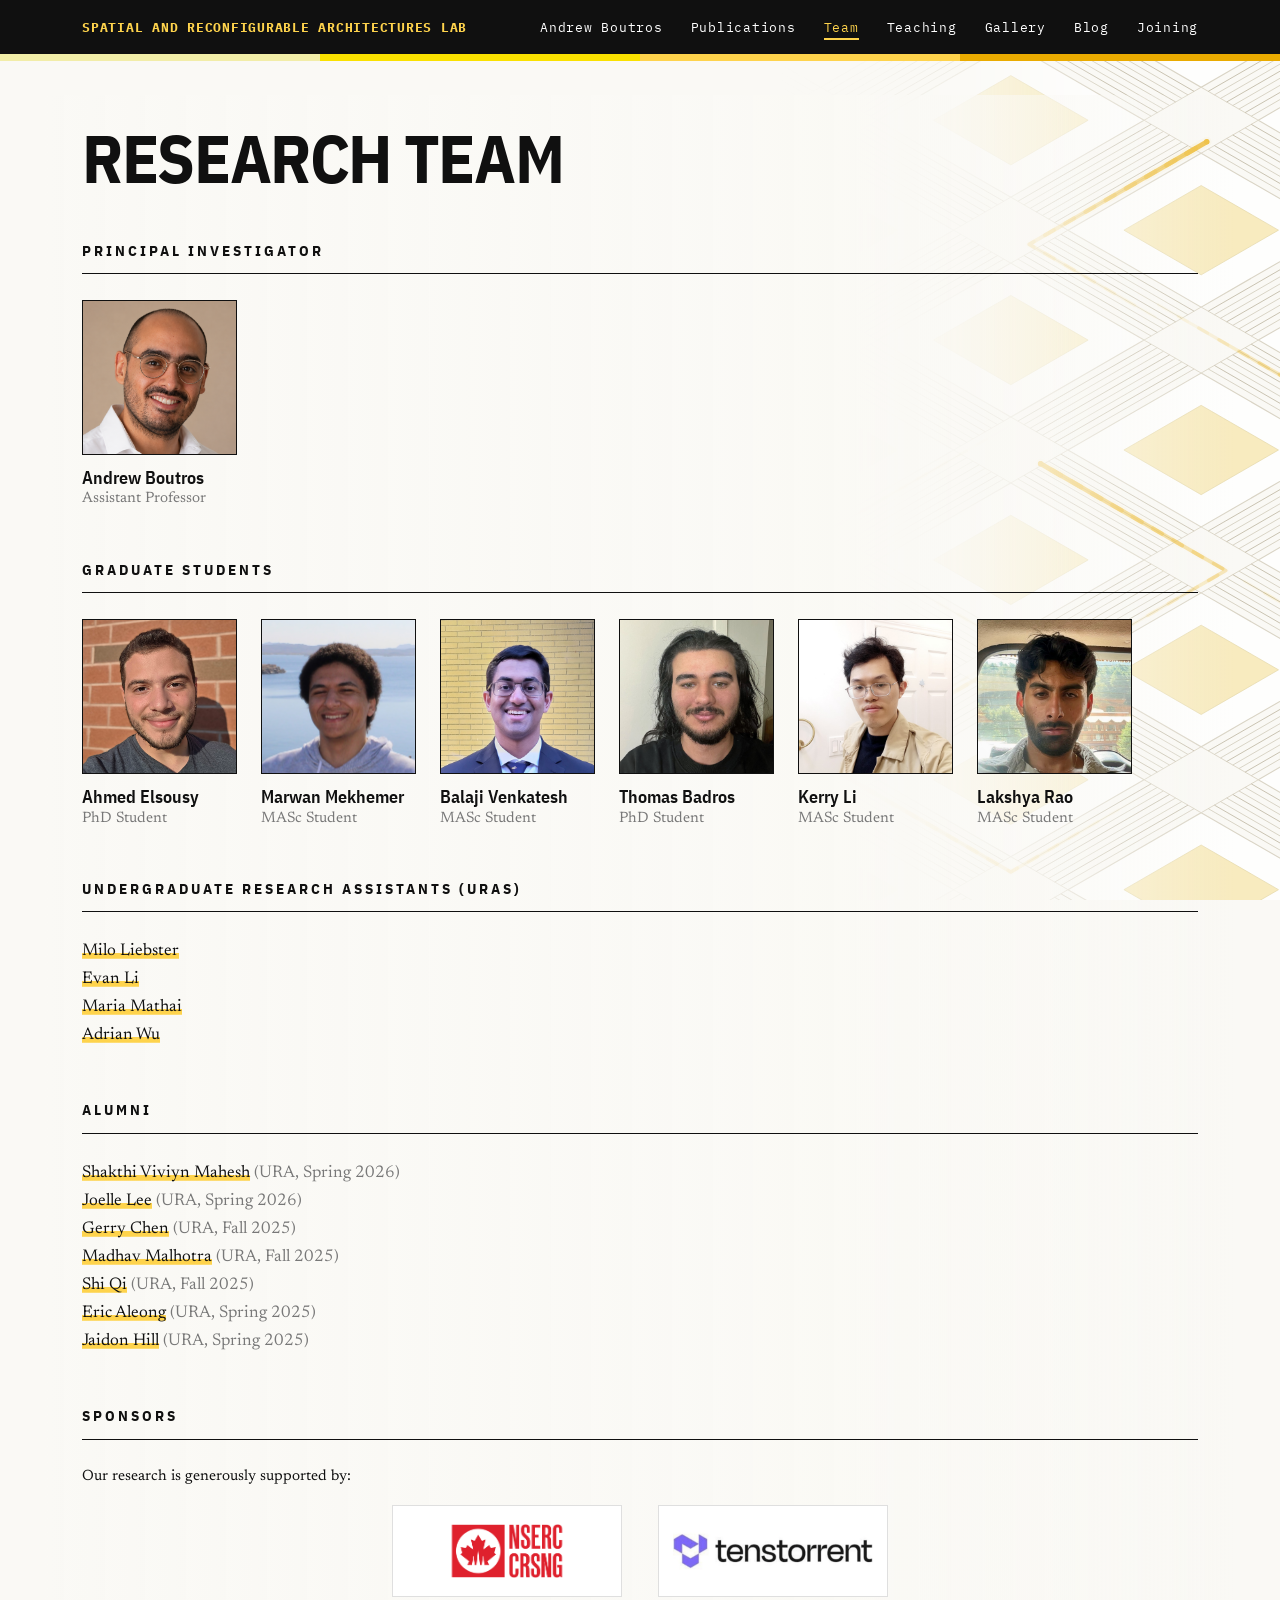
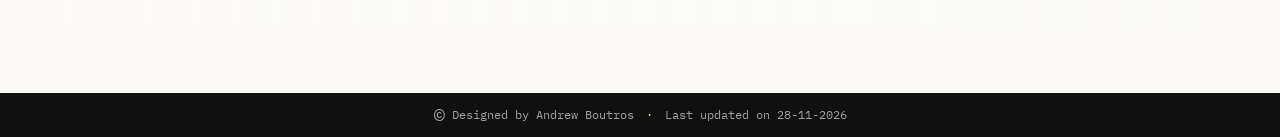
<file: research-team.html>
<!DOCTYPE html>
<html lang="en">
<head>
<meta charset="utf-8">
<meta name="viewport" content="width=device-width, initial-scale=1">
<meta name="description" content="Members and alumni of the Spatial And Reconfigurable Architectures Lab at the University of Waterloo.">
<title>Research Team — Andrew Boutros</title>
<link rel="icon" type="image/jpeg" href="assets/icons/waterloo-emblem.jpg">
<link rel="apple-touch-icon" href="assets/icons/waterloo-emblem.jpg">
<link rel="preconnect" href="https://fonts.googleapis.com">
<link rel="preconnect" href="https://fonts.gstatic.com" crossorigin>
<link href="https://fonts.googleapis.com/css2?family=IBM+Plex+Mono:wght@400;500;600&family=IBM+Plex+Sans+Condensed:wght@500;600;700&family=Newsreader:opsz,wght@6..72,300;6..72,400;6..72,500&display=swap" rel="stylesheet">
<link rel="stylesheet" href="assets/site.css">
</head>
<body class="page-research-team">
<div class="bg" id="fabric" aria-hidden="true"></div>
<nav class="nav" aria-label="Primary">
<div class="nav-inner">
<div class="lab"><a target="_self" href="index.html">Spatial And Reconfigurable Architectures Lab</a></div>
<div class="nav-links"><a target="_self" href="index.html">Andrew Boutros</a>
<a target="_self" href="publications.html">Publications</a>
<a target="_self" href="research-team.html" aria-current="page">Team</a>
<a target="_self" href="teaching.html">Teaching</a>
<a target="_self" href="gallery.html">Gallery</a>
<a target="_self" href="blog.html">Blog</a>
<a target="_self" href="joining.html">Joining</a></div>
</div>
</nav>
<div class="colourbar" aria-hidden="true"><span></span><span></span><span></span><span></span></div>
<div class="wrap">

<main><h1>Research Team</h1>
<section id="principal-investigator" class="team-principal-investigator">
<h2>Principal Investigator</h2>
<div class="team-grid"><article class="team-card">
<div class="team-photo" style="--crop-x:52%;--crop-y:18%;--crop-zoom:1">
<img src="assets/photos/headshot-andrew.png" alt="Portrait of Andrew Boutros" loading="lazy">
</div>
<button class="team-profile-toggle" type="button" aria-expanded="false" aria-controls="team-andrew-boutros-bio">Andrew Boutros</button>
<p class="team-title">Assistant Professor</p>
</article></div>
<div class="team-profile-panels"><div class="team-profile-panel" id="team-andrew-boutros-bio" hidden>
<h3>Andrew Boutros</h3>
<h4 class="team-profile-subheading">Bio</h4><p>Andrew Boutros is an Assistant Professor in the Department of Electrical and Computer Engineering at the University of Waterloo. His research aims to build more efficient reconfigurable computing hardware that is easier and faster to program. His interests include architecture and CAD for FPGAs, emerging forms of reconfigurable hardware, and deep learning hardware systems.</p><p>Andrew received his BSc in Electronics Engineering from the German University in Cairo and his MASc and PhD from the University of Toronto. Before and during his PhD, Andrew was a researcher at Intel Labs and Intel’s Programmable Solutions Group (now Altera). He also spent two years at MangoBoost, a startup developing data processing units for datacenter infrastructure acceleration, where he established and led its Toronto office before joining the University of Waterloo.</p>
<section class="team-profile-section"><h4>On a Personal Note</h4><p>I am Egyptian and currently live in Canada. Since my undergraduate studies, I have studied and worked across three continents and four countries. I am the father of a beautiful daughter, <em>Ayla</em>, and husband to a loving wife, <em>Sarah</em>. If you have written a paper with me or asked me for feedback on a presentation, you will know that I am extremely meticulous about figures and organization—apologies if that gets on your nerves!</p><p>Outside work, I enjoy reading historical fiction, watching soccer, and playing chess, even though I am not very good at it!</p></section><section class="team-profile-section"><h4>Academic Family</h4><p>Working up the tree of my academic family was quite interesting! Thanks to the Mathematics Genealogy Project and Sergey Gribok for their help with this side quest. Historical academic relationships predate modern doctoral supervision and may represent mentorship rather than formal advising; some institutional and degree-year records are incomplete. Send me an <a target="_blank" rel="noopener noreferrer" href="mailto:andrew.boutros@uwaterloo.ca">email</a> if you find something I should correct or add to this tree.</p><p class="team-profile-note"><em>Search or select a person to highlight their lineage. Drag to pan and use the control buttons to zoom in/out.</em></p><div class="academic-family" data-family-tree data-root-id="andrew-boutros">
<div class="family-controls">
<label>Find a person
<input type="search" data-family-search list="family-person-options" placeholder="Search by name"></label>
<datalist id="family-person-options"><option value="Niccolò Fontana Tartaglia"></option><option value="Ostilio Ricci"></option><option value="Galileo Galilei"></option><option value="Marin Mersenne"></option><option value="Benedetto Castelli"></option><option value="Evangelista Torricelli"></option><option value="Gilles de Roberval"></option><option value="Vincenzo Viviani"></option><option value="Benjamin Pulleyn"></option><option value="Isaac Barrow"></option><option value="Isaac Newton"></option><option value="Roger Cotes"></option><option value="Robert Smith"></option><option value="Walter Taylor"></option><option value="Herman Boerhaave"></option><option value="Stephen Whisson"></option><option value="Henry Bracken"></option><option value="Edward Waring"></option><option value="Thomas Postlethwaite"></option><option value="John Cranke"></option><option value="John Dawson"></option><option value="Thomas Jones"></option><option value="John Gough"></option><option value="John Hudson"></option><option value="Adam Sedgwick"></option><option value="William Whewell"></option><option value="George Peacock"></option><option value="William Hopkins"></option><option value="Augustus De Morgan"></option><option value="Isaac Todhunter"></option><option value="Edward J. Routh"></option><option value="George G. Stokes"></option><option value="James C. Maxwell"></option><option value="John W. Strutt"></option><option value="Joseph J. Thomson"></option><option value="John C. McLennan"></option><option value="Eli F. Burton"></option><option value="Robert W. McKay"></option><option value="Paul Peter Biringer"></option><option value="Gordon R. Slemon"></option><option value="Kenneth C. Smith"></option><option value="E. Stewart Lee"></option><option value="Adel Sedra"></option><option value="Zvonko G. Vranesic"></option><option value="W. Martin Snelgrove"></option><option value="Jonathan Rose"></option><option value="Vaughn Betz"></option><option value="Andrew Boutros"></option></datalist>
<div class="family-control-buttons">
<button type="button" data-family-zoom="in">Zoom in</button>
<button type="button" data-family-zoom="out">Zoom out</button>
<button type="button" data-family-fit>Fit complete tree</button>
</div></div>
<div class="family-viewport" style="--family-aspect:1360 / 3070">
<svg class="family-svg" viewBox="0 0 1360 3070" data-home-view="275 704.353 1040 2347.65" data-canvas-view="0 0 1360 3070"
role="img" aria-label="Interactive academic family tree for Andrew Boutros" preserveAspectRatio="xMidYMid meet">
<g class="family-edge-layer"><path class="family-edge" data-advisor="niccolo-fontana-tartaglia" data-student="ostilio-ricci" d="M 875 112 V 123.5 H 875 V 135"></path><path class="family-edge" data-advisor="ostilio-ricci" data-student="galileo-galilei" d="M 875 217 V 228.5 H 875 V 240"></path><path class="family-edge" data-advisor="galileo-galilei" data-student="benedetto-castelli" d="M 875 322 V 333.5 H 1165 V 345"></path><path class="family-edge" data-advisor="benedetto-castelli" data-student="evangelista-torricelli" d="M 1165 427 V 438.5 H 1165 V 450"></path><path class="family-edge" data-advisor="marin-mersenne" data-student="gilles-de-roberval" d="M 395 427 V 491 H 395 V 555"></path><path class="family-edge" data-advisor="galileo-galilei" data-student="vincenzo-viviani" d="M 875 322 V 438.5 H 875 V 555"></path><path class="family-edge" data-advisor="evangelista-torricelli" data-student="vincenzo-viviani" d="M 1165 532 V 543.5 H 875 V 555"></path><path class="family-edge" data-advisor="gilles-de-roberval" data-student="benjamin-pulleyn" d="M 395 637 V 648.5 H 395 V 660"></path><path class="family-edge" data-advisor="gilles-de-roberval" data-student="isaac-barrow" d="M 395 637 V 648.5 H 875 V 660"></path><path class="family-edge" data-advisor="vincenzo-viviani" data-student="isaac-barrow" d="M 875 637 V 648.5 H 875 V 660"></path><path class="family-edge" data-advisor="benjamin-pulleyn" data-student="isaac-newton" d="M 395 742 V 753.5 H 875 V 765"></path><path class="family-edge" data-advisor="isaac-barrow" data-student="isaac-newton" d="M 875 742 V 753.5 H 875 V 765"></path><path class="family-edge" data-advisor="isaac-newton" data-student="roger-cotes" d="M 875 847 V 858.5 H 875 V 870"></path><path class="family-edge" data-advisor="roger-cotes" data-student="robert-smith" d="M 875 952 V 963.5 H 875 V 975"></path><path class="family-edge" data-advisor="robert-smith" data-student="walter-taylor" d="M 875 1057 V 1068.5 H 875 V 1080"></path><path class="family-edge" data-advisor="walter-taylor" data-student="stephen-whisson" d="M 875 1162 V 1173.5 H 875 V 1185"></path><path class="family-edge" data-advisor="herman-boerhaave" data-student="henry-bracken" d="M 175 1267 V 1278.5 H 175 V 1290"></path><path class="family-edge" data-advisor="stephen-whisson" data-student="thomas-postlethwaite" d="M 875 1267 V 1278.5 H 875 V 1290"></path><path class="family-edge" data-advisor="henry-bracken" data-student="john-dawson" d="M 175 1372 V 1383.5 H 465 V 1395"></path><path class="family-edge" data-advisor="edward-waring" data-student="john-dawson" d="M 465 1372 V 1383.5 H 465 V 1395"></path><path class="family-edge" data-advisor="thomas-postlethwaite" data-student="thomas-jones" d="M 875 1372 V 1383.5 H 875 V 1395"></path><path class="family-edge" data-advisor="john-cranke" data-student="thomas-jones" d="M 1165 1372 V 1383.5 H 875 V 1395"></path><path class="family-edge" data-advisor="john-dawson" data-student="adam-sedgwick" d="M 465 1477 V 1488.5 H 875 V 1500"></path><path class="family-edge" data-advisor="thomas-jones" data-student="adam-sedgwick" d="M 875 1477 V 1488.5 H 875 V 1500"></path><path class="family-edge" data-advisor="john-gough" data-student="william-whewell" d="M 175 1582 V 1593.5 H 175 V 1605"></path><path class="family-edge" data-advisor="john-hudson" data-student="george-peacock" d="M 465 1582 V 1593.5 H 465 V 1605"></path><path class="family-edge" data-advisor="adam-sedgwick" data-student="william-hopkins" d="M 875 1582 V 1593.5 H 875 V 1605"></path><path class="family-edge" data-advisor="william-whewell" data-student="augustus-de-morgan" d="M 175 1687 V 1698.5 H 465 V 1710"></path><path class="family-edge" data-advisor="george-peacock" data-student="augustus-de-morgan" d="M 465 1687 V 1698.5 H 465 V 1710"></path><path class="family-edge" data-advisor="william-hopkins" data-student="isaac-todhunter" d="M 875 1687 V 1698.5 H 735 V 1710"></path><path class="family-edge" data-advisor="augustus-de-morgan" data-student="edward-j-routh" d="M 465 1792 V 1803.5 H 675 V 1815"></path><path class="family-edge" data-advisor="isaac-todhunter" data-student="edward-j-routh" d="M 735 1792 V 1803.5 H 675 V 1815"></path><path class="family-edge" data-advisor="william-hopkins" data-student="george-g-stokes" d="M 875 1687 V 1751 H 935 V 1815"></path><path class="family-edge" data-advisor="william-hopkins" data-student="james-c-maxwell" d="M 875 1687 V 1751 H 1205 V 1815"></path><path class="family-edge" data-advisor="edward-j-routh" data-student="john-w-strutt" d="M 675 1897 V 1908.5 H 935 V 1920"></path><path class="family-edge" data-advisor="george-g-stokes" data-student="john-w-strutt" d="M 935 1897 V 1908.5 H 935 V 1920"></path><path class="family-edge" data-advisor="james-c-maxwell" data-student="john-w-strutt" d="M 1205 1897 V 1908.5 H 935 V 1920"></path><path class="family-edge" data-advisor="john-w-strutt" data-student="joseph-j-thomson" d="M 935 2002 V 2013.5 H 935 V 2025"></path><path class="family-edge" data-advisor="joseph-j-thomson" data-student="john-c-mclennan" d="M 935 2107 V 2118.5 H 935 V 2130"></path><path class="family-edge" data-advisor="john-c-mclennan" data-student="eli-f-burton" d="M 935 2212 V 2223.5 H 935 V 2235"></path><path class="family-edge" data-advisor="eli-f-burton" data-student="robert-w-mckay" d="M 935 2317 V 2328.5 H 935 V 2340"></path><path class="family-edge" data-advisor="robert-w-mckay" data-student="kenneth-c-smith" d="M 935 2422 V 2433.5 H 935 V 2445"></path><path class="family-edge" data-advisor="paul-peter-biringer" data-student="e-stewart-lee" d="M 365 2527 V 2538.5 H 655 V 2550"></path><path class="family-edge" data-advisor="gordon-r-slemon" data-student="e-stewart-lee" d="M 655 2527 V 2538.5 H 655 V 2550"></path><path class="family-edge" data-advisor="kenneth-c-smith" data-student="adel-sedra" d="M 935 2527 V 2538.5 H 935 V 2550"></path><path class="family-edge" data-advisor="e-stewart-lee" data-student="zvonko-g-vranesic" d="M 655 2632 V 2643.5 H 655 V 2655"></path><path class="family-edge" data-advisor="adel-sedra" data-student="w-martin-snelgrove" d="M 935 2632 V 2643.5 H 935 V 2655"></path><path class="family-edge" data-advisor="zvonko-g-vranesic" data-student="jonathan-rose" d="M 655 2737 V 2748.5 H 795 V 2760"></path><path class="family-edge" data-advisor="w-martin-snelgrove" data-student="jonathan-rose" d="M 935 2737 V 2748.5 H 795 V 2760"></path><path class="family-edge" data-advisor="jonathan-rose" data-student="vaughn-betz" d="M 795 2842 V 2853.5 H 795 V 2865"></path><path class="family-edge" data-advisor="vaughn-betz" data-student="andrew-boutros" d="M 795 2947 V 2958.5 H 795 V 2970"></path></g><g class="family-node-layer"><g class="family-node family-group-italy"
data-person-id="niccolo-fontana-tartaglia" data-person-name="niccolò fontana tartaglia"
data-advisors="" tabindex="0" role="button"
aria-label="Niccolò Fontana Tartaglia" transform="translate(760 30)">
<title>Niccolò Fontana Tartaglia</title><rect class="family-node-box" width="230" height="82" rx="2"></rect>
<rect class="family-node-accent" width="7" height="82"></rect>
<image class="family-node-photo" href="assets/photos/academic-family/niccolo-fontana-tartaglia.png" x="8" y="4" width="52" height="74" preserveAspectRatio="xMidYMid slice"></image>
<text class="family-node-name"><tspan x="146" y="18">Niccolò Fontana</tspan><tspan x="146" y="34">Tartaglia</tspan></text>
<text class="family-node-meta"></text>
</g><g class="family-node family-group-italy"
data-person-id="ostilio-ricci" data-person-name="ostilio ricci"
data-advisors="niccolo-fontana-tartaglia" tabindex="0" role="button"
aria-label="Ostilio Ricci, Università di Brescia" transform="translate(760 135)">
<title>Ostilio Ricci, Università di Brescia</title><rect class="family-node-box" width="230" height="82" rx="2"></rect>
<rect class="family-node-accent" width="7" height="82"></rect>
<image class="family-node-photo" href="assets/photos/academic-family/ostilio-ricci.png" x="8" y="4" width="52" height="74" preserveAspectRatio="xMidYMid slice"></image>
<text class="family-node-name"><tspan x="146" y="25">Ostilio Ricci</tspan></text>
<text class="family-node-meta"><tspan x="146" y="53">Università di Brescia</tspan></text>
</g><g class="family-node family-group-italy"
data-person-id="galileo-galilei" data-person-name="galileo galilei"
data-advisors="ostilio-ricci" tabindex="0" role="button"
aria-label="Galileo Galilei, Università di Pisa, 1585" transform="translate(760 240)">
<title>Galileo Galilei, Università di Pisa, 1585</title><rect class="family-node-box" width="230" height="82" rx="2"></rect>
<rect class="family-node-accent" width="7" height="82"></rect>
<image class="family-node-photo" href="assets/photos/academic-family/galileo-galilei.png" x="8" y="4" width="52" height="74" preserveAspectRatio="xMidYMid slice"></image>
<text class="family-node-name"><tspan x="146" y="25">Galileo Galilei</tspan></text>
<text class="family-node-meta"><tspan x="146" y="53">Università di Pisa, 1585</tspan></text>
</g><g class="family-node family-group-paris"
data-person-id="marin-mersenne" data-person-name="marin mersenne"
data-advisors="" tabindex="0" role="button"
aria-label="Marin Mersenne, Université de Paris, 1611" transform="translate(280 345)">
<title>Marin Mersenne, Université de Paris, 1611</title><rect class="family-node-box" width="230" height="82" rx="2"></rect>
<rect class="family-node-accent" width="7" height="82"></rect>
<image class="family-node-photo" href="assets/photos/academic-family/marin-mersenne.png" x="8" y="4" width="52" height="74" preserveAspectRatio="xMidYMid slice"></image>
<text class="family-node-name"><tspan x="146" y="25">Marin Mersenne</tspan></text>
<text class="family-node-meta"><tspan x="146" y="53">Université de Paris, 1611</tspan></text>
</g><g class="family-node family-group-italy"
data-person-id="benedetto-castelli" data-person-name="benedetto castelli"
data-advisors="galileo-galilei" tabindex="0" role="button"
aria-label="Benedetto Castelli, Università degli Studi di Padova, 1610" transform="translate(1050 345)">
<title>Benedetto Castelli, Università degli Studi di Padova, 1610</title><rect class="family-node-box" width="230" height="82" rx="2"></rect>
<rect class="family-node-accent" width="7" height="82"></rect>
<image class="family-node-photo" href="assets/photos/academic-family/benedetto-castelli.png" x="8" y="4" width="52" height="74" preserveAspectRatio="xMidYMid slice"></image>
<text class="family-node-name"><tspan x="146" y="25">Benedetto Castelli</tspan></text>
<text class="family-node-meta"><tspan x="146" y="53">Università degli Studi di</tspan><tspan x="146" y="66">Padova, 1610</tspan></text>
</g><g class="family-node family-group-italy"
data-person-id="evangelista-torricelli" data-person-name="evangelista torricelli"
data-advisors="benedetto-castelli" tabindex="0" role="button"
aria-label="Evangelista Torricelli, Università di Roma La Sapienza" transform="translate(1050 450)">
<title>Evangelista Torricelli, Università di Roma La Sapienza</title><rect class="family-node-box" width="230" height="82" rx="2"></rect>
<rect class="family-node-accent" width="7" height="82"></rect>
<image class="family-node-photo" href="assets/photos/academic-family/evangelista-torricelli.png" x="8" y="4" width="52" height="74" preserveAspectRatio="xMidYMid slice"></image>
<text class="family-node-name"><tspan x="146" y="18">Evangelista</tspan><tspan x="146" y="34">Torricelli</tspan></text>
<text class="family-node-meta"><tspan x="146" y="57">Università di Roma La</tspan><tspan x="146" y="70">Sapienza</tspan></text>
</g><g class="family-node family-group-paris"
data-person-id="gilles-de-roberval" data-person-name="gilles de roberval"
data-advisors="marin-mersenne" tabindex="0" role="button"
aria-label="Gilles de Roberval" transform="translate(280 555)">
<title>Gilles de Roberval</title><rect class="family-node-box" width="230" height="82" rx="2"></rect>
<rect class="family-node-accent" width="7" height="82"></rect>
<image class="family-node-photo" href="assets/photos/academic-family/gilles-de-roberval.png" x="8" y="4" width="52" height="74" preserveAspectRatio="xMidYMid slice"></image>
<text class="family-node-name"><tspan x="146" y="25">Gilles de Roberval</tspan></text>
<text class="family-node-meta"></text>
</g><g class="family-node family-group-italy"
data-person-id="vincenzo-viviani" data-person-name="vincenzo viviani"
data-advisors="galileo-galilei evangelista-torricelli" tabindex="0" role="button"
aria-label="Vincenzo Viviani, Università di Pisa, 1642" transform="translate(760 555)">
<title>Vincenzo Viviani, Università di Pisa, 1642</title><rect class="family-node-box" width="230" height="82" rx="2"></rect>
<rect class="family-node-accent" width="7" height="82"></rect>
<image class="family-node-photo" href="assets/photos/academic-family/vincenzo-viviani.png" x="8" y="4" width="52" height="74" preserveAspectRatio="xMidYMid slice"></image>
<text class="family-node-name"><tspan x="146" y="25">Vincenzo Viviani</tspan></text>
<text class="family-node-meta"><tspan x="146" y="53">Università di Pisa, 1642</tspan></text>
</g><g class="family-node family-group-cambridge"
data-person-id="benjamin-pulleyn" data-person-name="benjamin pulleyn"
data-advisors="gilles-de-roberval" tabindex="0" role="button"
aria-label="Benjamin Pulleyn, University of Cambridge, 1657" transform="translate(280 660)">
<title>Benjamin Pulleyn, University of Cambridge, 1657</title><rect class="family-node-box" width="230" height="82" rx="2"></rect>
<rect class="family-node-accent" width="7" height="82"></rect>
<image class="family-node-photo" href="assets/photos/academic-family/benjamin-pulleyn.png" x="8" y="4" width="52" height="74" preserveAspectRatio="xMidYMid slice"></image>
<text class="family-node-name"><tspan x="146" y="25">Benjamin Pulleyn</tspan></text>
<text class="family-node-meta"><tspan x="146" y="53">University of Cambridge,</tspan><tspan x="146" y="66">1657</tspan></text>
</g><g class="family-node family-group-cambridge"
data-person-id="isaac-barrow" data-person-name="isaac barrow"
data-advisors="gilles-de-roberval vincenzo-viviani" tabindex="0" role="button"
aria-label="Isaac Barrow, University of Cambridge, 1652" transform="translate(760 660)">
<title>Isaac Barrow, University of Cambridge, 1652</title><rect class="family-node-box" width="230" height="82" rx="2"></rect>
<rect class="family-node-accent" width="7" height="82"></rect>
<image class="family-node-photo" href="assets/photos/academic-family/isaac-barrow.png" x="8" y="4" width="52" height="74" preserveAspectRatio="xMidYMid slice"></image>
<text class="family-node-name"><tspan x="146" y="25">Isaac Barrow</tspan></text>
<text class="family-node-meta"><tspan x="146" y="53">University of Cambridge,</tspan><tspan x="146" y="66">1652</tspan></text>
</g><g class="family-node family-group-cambridge"
data-person-id="isaac-newton" data-person-name="isaac newton"
data-advisors="benjamin-pulleyn isaac-barrow" tabindex="0" role="button"
aria-label="Isaac Newton, University of Cambridge, 1668" transform="translate(760 765)">
<title>Isaac Newton, University of Cambridge, 1668</title><rect class="family-node-box" width="230" height="82" rx="2"></rect>
<rect class="family-node-accent" width="7" height="82"></rect>
<image class="family-node-photo" href="assets/photos/academic-family/isaac-newton.png" x="8" y="4" width="52" height="74" preserveAspectRatio="xMidYMid slice"></image>
<text class="family-node-name"><tspan x="146" y="25">Isaac Newton</tspan></text>
<text class="family-node-meta"><tspan x="146" y="53">University of Cambridge,</tspan><tspan x="146" y="66">1668</tspan></text>
</g><g class="family-node family-group-cambridge"
data-person-id="roger-cotes" data-person-name="roger cotes"
data-advisors="isaac-newton" tabindex="0" role="button"
aria-label="Roger Cotes, University of Cambridge, 1706" transform="translate(760 870)">
<title>Roger Cotes, University of Cambridge, 1706</title><rect class="family-node-box" width="230" height="82" rx="2"></rect>
<rect class="family-node-accent" width="7" height="82"></rect>
<image class="family-node-photo" href="assets/photos/academic-family/roger-cotes.png" x="8" y="4" width="52" height="74" preserveAspectRatio="xMidYMid slice"></image>
<text class="family-node-name"><tspan x="146" y="25">Roger Cotes</tspan></text>
<text class="family-node-meta"><tspan x="146" y="53">University of Cambridge,</tspan><tspan x="146" y="66">1706</tspan></text>
</g><g class="family-node family-group-cambridge"
data-person-id="robert-smith" data-person-name="robert smith"
data-advisors="roger-cotes" tabindex="0" role="button"
aria-label="Robert Smith, University of Cambridge, 1715" transform="translate(760 975)">
<title>Robert Smith, University of Cambridge, 1715</title><rect class="family-node-box" width="230" height="82" rx="2"></rect>
<rect class="family-node-accent" width="7" height="82"></rect>
<image class="family-node-photo" href="assets/photos/academic-family/robert-smith.png" x="8" y="4" width="52" height="74" preserveAspectRatio="xMidYMid slice"></image>
<text class="family-node-name"><tspan x="146" y="25">Robert Smith</tspan></text>
<text class="family-node-meta"><tspan x="146" y="53">University of Cambridge,</tspan><tspan x="146" y="66">1715</tspan></text>
</g><g class="family-node family-group-cambridge"
data-person-id="walter-taylor" data-person-name="walter taylor"
data-advisors="robert-smith" tabindex="0" role="button"
aria-label="Walter Taylor, University of Cambridge, 1723" transform="translate(760 1080)">
<title>Walter Taylor, University of Cambridge, 1723</title><rect class="family-node-box" width="230" height="82" rx="2"></rect>
<rect class="family-node-accent" width="7" height="82"></rect>
<image class="family-node-photo" href="assets/photos/academic-family/walter-taylor.png" x="8" y="4" width="52" height="74" preserveAspectRatio="xMidYMid slice"></image>
<text class="family-node-name"><tspan x="146" y="25">Walter Taylor</tspan></text>
<text class="family-node-meta"><tspan x="146" y="53">University of Cambridge,</tspan><tspan x="146" y="66">1723</tspan></text>
</g><g class="family-node family-group-leiden"
data-person-id="herman-boerhaave" data-person-name="herman boerhaave"
data-advisors="" tabindex="0" role="button"
aria-label="Herman Boerhaave, Universiteit Harderwijk, 1693" transform="translate(60 1185)">
<title>Herman Boerhaave, Universiteit Harderwijk, 1693</title><rect class="family-node-box" width="230" height="82" rx="2"></rect>
<rect class="family-node-accent" width="7" height="82"></rect>
<image class="family-node-photo" href="assets/photos/academic-family/herman-boerhaave.png" x="8" y="4" width="52" height="74" preserveAspectRatio="xMidYMid slice"></image>
<text class="family-node-name"><tspan x="146" y="25">Herman Boerhaave</tspan></text>
<text class="family-node-meta"><tspan x="146" y="53">Universiteit Harderwijk,</tspan><tspan x="146" y="66">1693</tspan></text>
</g><g class="family-node family-group-cambridge"
data-person-id="stephen-whisson" data-person-name="stephen whisson"
data-advisors="walter-taylor" tabindex="0" role="button"
aria-label="Stephen Whisson, University of Cambridge, 1742" transform="translate(760 1185)">
<title>Stephen Whisson, University of Cambridge, 1742</title><rect class="family-node-box" width="230" height="82" rx="2"></rect>
<rect class="family-node-accent" width="7" height="82"></rect>
<image class="family-node-photo" href="assets/photos/academic-family/stephen-whisson.png" x="8" y="4" width="52" height="74" preserveAspectRatio="xMidYMid slice"></image>
<text class="family-node-name"><tspan x="146" y="25">Stephen Whisson</tspan></text>
<text class="family-node-meta"><tspan x="146" y="53">University of Cambridge,</tspan><tspan x="146" y="66">1742</tspan></text>
</g><g class="family-node family-group-leiden"
data-person-id="henry-bracken" data-person-name="henry bracken"
data-advisors="herman-boerhaave" tabindex="0" role="button"
aria-label="Henry Bracken, Universiteit Leiden" transform="translate(60 1290)">
<title>Henry Bracken, Universiteit Leiden</title><rect class="family-node-box" width="230" height="82" rx="2"></rect>
<rect class="family-node-accent" width="7" height="82"></rect>
<image class="family-node-photo" href="assets/photos/academic-family/henry-bracken.png" x="8" y="4" width="52" height="74" preserveAspectRatio="xMidYMid slice"></image>
<text class="family-node-name"><tspan x="146" y="25">Henry Bracken</tspan></text>
<text class="family-node-meta"><tspan x="146" y="53">Universiteit Leiden</tspan></text>
</g><g class="family-node family-group-cambridge"
data-person-id="edward-waring" data-person-name="edward waring"
data-advisors="" tabindex="0" role="button"
aria-label="Edward Waring, University of Cambridge, 1760" transform="translate(350 1290)">
<title>Edward Waring, University of Cambridge, 1760</title><rect class="family-node-box" width="230" height="82" rx="2"></rect>
<rect class="family-node-accent" width="7" height="82"></rect>
<image class="family-node-photo" href="assets/photos/academic-family/edward-waring.png" x="8" y="4" width="52" height="74" preserveAspectRatio="xMidYMid slice"></image>
<text class="family-node-name"><tspan x="146" y="25">Edward Waring</tspan></text>
<text class="family-node-meta"><tspan x="146" y="53">University of Cambridge,</tspan><tspan x="146" y="66">1760</tspan></text>
</g><g class="family-node family-group-cambridge"
data-person-id="thomas-postlethwaite" data-person-name="thomas postlethwaite"
data-advisors="stephen-whisson" tabindex="0" role="button"
aria-label="Thomas Postlethwaite, University of Cambridge, 1756" transform="translate(760 1290)">
<title>Thomas Postlethwaite, University of Cambridge, 1756</title><rect class="family-node-box" width="230" height="82" rx="2"></rect>
<rect class="family-node-accent" width="7" height="82"></rect>
<image class="family-node-photo" href="assets/photos/academic-family/thomas-postlethwaite.png" x="8" y="4" width="52" height="74" preserveAspectRatio="xMidYMid slice"></image>
<text class="family-node-name"><tspan x="146" y="25">Thomas Postlethwaite</tspan></text>
<text class="family-node-meta"><tspan x="146" y="53">University of Cambridge,</tspan><tspan x="146" y="66">1756</tspan></text>
</g><g class="family-node family-group-cambridge"
data-person-id="john-cranke" data-person-name="john cranke"
data-advisors="" tabindex="0" role="button"
aria-label="John Cranke, University of Cambridge, 1774" transform="translate(1050 1290)">
<title>John Cranke, University of Cambridge, 1774</title><rect class="family-node-box" width="230" height="82" rx="2"></rect>
<rect class="family-node-accent" width="7" height="82"></rect>
<image class="family-node-photo" href="assets/photos/academic-family/john-cranke.png" x="8" y="4" width="52" height="74" preserveAspectRatio="xMidYMid slice"></image>
<text class="family-node-name"><tspan x="146" y="25">John Cranke</tspan></text>
<text class="family-node-meta"><tspan x="146" y="53">University of Cambridge,</tspan><tspan x="146" y="66">1774</tspan></text>
</g><g class="family-node family-group-cambridge"
data-person-id="john-dawson" data-person-name="john dawson"
data-advisors="henry-bracken edward-waring" tabindex="0" role="button"
aria-label="John Dawson, University of Cambridge" transform="translate(350 1395)">
<title>John Dawson, University of Cambridge</title><rect class="family-node-box" width="230" height="82" rx="2"></rect>
<rect class="family-node-accent" width="7" height="82"></rect>
<image class="family-node-photo" href="assets/photos/academic-family/john-dawson.png" x="8" y="4" width="52" height="74" preserveAspectRatio="xMidYMid slice"></image>
<text class="family-node-name"><tspan x="146" y="25">John Dawson</tspan></text>
<text class="family-node-meta"><tspan x="146" y="53">University of Cambridge</tspan></text>
</g><g class="family-node family-group-cambridge"
data-person-id="thomas-jones" data-person-name="thomas jones"
data-advisors="thomas-postlethwaite john-cranke" tabindex="0" role="button"
aria-label="Thomas Jones, University of Cambridge, 1782" transform="translate(760 1395)">
<title>Thomas Jones, University of Cambridge, 1782</title><rect class="family-node-box" width="230" height="82" rx="2"></rect>
<rect class="family-node-accent" width="7" height="82"></rect>
<image class="family-node-photo" href="assets/photos/academic-family/thomas-jones.png" x="8" y="4" width="52" height="74" preserveAspectRatio="xMidYMid slice"></image>
<text class="family-node-name"><tspan x="146" y="25">Thomas Jones</tspan></text>
<text class="family-node-meta"><tspan x="146" y="53">University of Cambridge,</tspan><tspan x="146" y="66">1782</tspan></text>
</g><g class="family-node family-group-cambridge"
data-person-id="john-gough" data-person-name="john gough"
data-advisors="" tabindex="0" role="button"
aria-label="John Gough, University of Cambridge" transform="translate(60 1500)">
<title>John Gough, University of Cambridge</title><rect class="family-node-box" width="230" height="82" rx="2"></rect>
<rect class="family-node-accent" width="7" height="82"></rect>
<image class="family-node-photo" href="assets/photos/academic-family/john-gough.png" x="8" y="4" width="52" height="74" preserveAspectRatio="xMidYMid slice"></image>
<text class="family-node-name"><tspan x="146" y="25">John Gough</tspan></text>
<text class="family-node-meta"><tspan x="146" y="53">University of Cambridge</tspan></text>
</g><g class="family-node family-group-cambridge"
data-person-id="john-hudson" data-person-name="john hudson"
data-advisors="" tabindex="0" role="button"
aria-label="John Hudson, University of Cambridge" transform="translate(350 1500)">
<title>John Hudson, University of Cambridge</title><rect class="family-node-box" width="230" height="82" rx="2"></rect>
<rect class="family-node-accent" width="7" height="82"></rect>
<image class="family-node-photo" href="assets/photos/academic-family/john-hudson.png" x="8" y="4" width="52" height="74" preserveAspectRatio="xMidYMid slice"></image>
<text class="family-node-name"><tspan x="146" y="25">John Hudson</tspan></text>
<text class="family-node-meta"><tspan x="146" y="53">University of Cambridge</tspan></text>
</g><g class="family-node family-group-cambridge"
data-person-id="adam-sedgwick" data-person-name="adam sedgwick"
data-advisors="john-dawson thomas-jones" tabindex="0" role="button"
aria-label="Adam Sedgwick, University of Cambridge, 1811" transform="translate(760 1500)">
<title>Adam Sedgwick, University of Cambridge, 1811</title><rect class="family-node-box" width="230" height="82" rx="2"></rect>
<rect class="family-node-accent" width="7" height="82"></rect>
<image class="family-node-photo" href="assets/photos/academic-family/adam-sedgwick.png" x="8" y="4" width="52" height="74" preserveAspectRatio="xMidYMid slice"></image>
<text class="family-node-name"><tspan x="146" y="25">Adam Sedgwick</tspan></text>
<text class="family-node-meta"><tspan x="146" y="53">University of Cambridge,</tspan><tspan x="146" y="66">1811</tspan></text>
</g><g class="family-node family-group-cambridge"
data-person-id="william-whewell" data-person-name="william whewell"
data-advisors="john-gough" tabindex="0" role="button"
aria-label="William Whewell, University of Cambridge" transform="translate(60 1605)">
<title>William Whewell, University of Cambridge</title><rect class="family-node-box" width="230" height="82" rx="2"></rect>
<rect class="family-node-accent" width="7" height="82"></rect>
<image class="family-node-photo" href="assets/photos/academic-family/william-whewell.png" x="8" y="4" width="52" height="74" preserveAspectRatio="xMidYMid slice"></image>
<text class="family-node-name"><tspan x="146" y="25">William Whewell</tspan></text>
<text class="family-node-meta"><tspan x="146" y="53">University of Cambridge</tspan></text>
</g><g class="family-node family-group-cambridge"
data-person-id="george-peacock" data-person-name="george peacock"
data-advisors="john-hudson" tabindex="0" role="button"
aria-label="George Peacock, University of Cambridge, 1816" transform="translate(350 1605)">
<title>George Peacock, University of Cambridge, 1816</title><rect class="family-node-box" width="230" height="82" rx="2"></rect>
<rect class="family-node-accent" width="7" height="82"></rect>
<image class="family-node-photo" href="assets/photos/academic-family/george-peacock.png" x="8" y="4" width="52" height="74" preserveAspectRatio="xMidYMid slice"></image>
<text class="family-node-name"><tspan x="146" y="25">George Peacock</tspan></text>
<text class="family-node-meta"><tspan x="146" y="53">University of Cambridge,</tspan><tspan x="146" y="66">1816</tspan></text>
</g><g class="family-node family-group-cambridge"
data-person-id="william-hopkins" data-person-name="william hopkins"
data-advisors="adam-sedgwick" tabindex="0" role="button"
aria-label="William Hopkins, University of Cambridge, 1830" transform="translate(760 1605)">
<title>William Hopkins, University of Cambridge, 1830</title><rect class="family-node-box" width="230" height="82" rx="2"></rect>
<rect class="family-node-accent" width="7" height="82"></rect>
<image class="family-node-photo" href="assets/photos/academic-family/william-hopkins.png" x="8" y="4" width="52" height="74" preserveAspectRatio="xMidYMid slice"></image>
<text class="family-node-name"><tspan x="146" y="25">William Hopkins</tspan></text>
<text class="family-node-meta"><tspan x="146" y="53">University of Cambridge,</tspan><tspan x="146" y="66">1830</tspan></text>
</g><g class="family-node family-group-cambridge"
data-person-id="augustus-de-morgan" data-person-name="augustus de morgan"
data-advisors="william-whewell george-peacock" tabindex="0" role="button"
aria-label="Augustus De Morgan, University of Cambridge, 1826" transform="translate(350 1710)">
<title>Augustus De Morgan, University of Cambridge, 1826</title><rect class="family-node-box" width="230" height="82" rx="2"></rect>
<rect class="family-node-accent" width="7" height="82"></rect>
<image class="family-node-photo" href="assets/photos/academic-family/augustus-de-morgan.png" x="8" y="4" width="52" height="74" preserveAspectRatio="xMidYMid slice"></image>
<text class="family-node-name"><tspan x="146" y="25">Augustus De Morgan</tspan></text>
<text class="family-node-meta"><tspan x="146" y="53">University of Cambridge,</tspan><tspan x="146" y="66">1826</tspan></text>
</g><g class="family-node family-group-cambridge"
data-person-id="isaac-todhunter" data-person-name="isaac todhunter"
data-advisors="william-hopkins" tabindex="0" role="button"
aria-label="Isaac Todhunter, University of Cambridge, 1848" transform="translate(620 1710)">
<title>Isaac Todhunter, University of Cambridge, 1848</title><rect class="family-node-box" width="230" height="82" rx="2"></rect>
<rect class="family-node-accent" width="7" height="82"></rect>
<image class="family-node-photo" href="assets/photos/academic-family/isaac-todhunter.png" x="8" y="4" width="52" height="74" preserveAspectRatio="xMidYMid slice"></image>
<text class="family-node-name"><tspan x="146" y="25">Isaac Todhunter</tspan></text>
<text class="family-node-meta"><tspan x="146" y="53">University of Cambridge,</tspan><tspan x="146" y="66">1848</tspan></text>
</g><g class="family-node family-group-cambridge"
data-person-id="edward-j-routh" data-person-name="edward j. routh"
data-advisors="augustus-de-morgan isaac-todhunter" tabindex="0" role="button"
aria-label="Edward J. Routh, University of Cambridge, 1857" transform="translate(560 1815)">
<title>Edward J. Routh, University of Cambridge, 1857</title><rect class="family-node-box" width="230" height="82" rx="2"></rect>
<rect class="family-node-accent" width="7" height="82"></rect>
<image class="family-node-photo" href="assets/photos/academic-family/edward-j-routh.png" x="8" y="4" width="52" height="74" preserveAspectRatio="xMidYMid slice"></image>
<text class="family-node-name"><tspan x="146" y="25">Edward J. Routh</tspan></text>
<text class="family-node-meta"><tspan x="146" y="53">University of Cambridge,</tspan><tspan x="146" y="66">1857</tspan></text>
</g><g class="family-node family-group-cambridge"
data-person-id="george-g-stokes" data-person-name="george g. stokes"
data-advisors="william-hopkins" tabindex="0" role="button"
aria-label="George G. Stokes, University of Cambridge, 1841" transform="translate(820 1815)">
<title>George G. Stokes, University of Cambridge, 1841</title><rect class="family-node-box" width="230" height="82" rx="2"></rect>
<rect class="family-node-accent" width="7" height="82"></rect>
<image class="family-node-photo" href="assets/photos/academic-family/george-g-stokes.png" x="8" y="4" width="52" height="74" preserveAspectRatio="xMidYMid slice"></image>
<text class="family-node-name"><tspan x="146" y="25">George G. Stokes</tspan></text>
<text class="family-node-meta"><tspan x="146" y="53">University of Cambridge,</tspan><tspan x="146" y="66">1841</tspan></text>
</g><g class="family-node family-group-cambridge"
data-person-id="james-c-maxwell" data-person-name="james c. maxwell"
data-advisors="william-hopkins" tabindex="0" role="button"
aria-label="James C. Maxwell, University of Cambridge, 1854" transform="translate(1090 1815)">
<title>James C. Maxwell, University of Cambridge, 1854</title><rect class="family-node-box" width="230" height="82" rx="2"></rect>
<rect class="family-node-accent" width="7" height="82"></rect>
<image class="family-node-photo" href="assets/photos/academic-family/james-c-maxwell.png" x="8" y="4" width="52" height="74" preserveAspectRatio="xMidYMid slice"></image>
<text class="family-node-name"><tspan x="146" y="25">James C. Maxwell</tspan></text>
<text class="family-node-meta"><tspan x="146" y="53">University of Cambridge,</tspan><tspan x="146" y="66">1854</tspan></text>
</g><g class="family-node family-group-cambridge"
data-person-id="john-w-strutt" data-person-name="john w. strutt"
data-advisors="edward-j-routh george-g-stokes james-c-maxwell" tabindex="0" role="button"
aria-label="John W. Strutt, University of Cambridge, 1868" transform="translate(820 1920)">
<title>John W. Strutt, University of Cambridge, 1868</title><rect class="family-node-box" width="230" height="82" rx="2"></rect>
<rect class="family-node-accent" width="7" height="82"></rect>
<image class="family-node-photo" href="assets/photos/academic-family/john-w-strutt.png" x="8" y="4" width="52" height="74" preserveAspectRatio="xMidYMid slice"></image>
<text class="family-node-name"><tspan x="146" y="25">John W. Strutt</tspan></text>
<text class="family-node-meta"><tspan x="146" y="53">University of Cambridge,</tspan><tspan x="146" y="66">1868</tspan></text>
</g><g class="family-node family-group-cambridge"
data-person-id="joseph-j-thomson" data-person-name="joseph j. thomson"
data-advisors="john-w-strutt" tabindex="0" role="button"
aria-label="Joseph J. Thomson, University of Cambridge, 1883" transform="translate(820 2025)">
<title>Joseph J. Thomson, University of Cambridge, 1883</title><rect class="family-node-box" width="230" height="82" rx="2"></rect>
<rect class="family-node-accent" width="7" height="82"></rect>
<image class="family-node-photo" href="assets/photos/academic-family/joseph-j-thomson.png" x="8" y="4" width="52" height="74" preserveAspectRatio="xMidYMid slice"></image>
<text class="family-node-name"><tspan x="146" y="25">Joseph J. Thomson</tspan></text>
<text class="family-node-meta"><tspan x="146" y="53">University of Cambridge,</tspan><tspan x="146" y="66">1883</tspan></text>
</g><g class="family-node family-group-toronto"
data-person-id="john-c-mclennan" data-person-name="john c. mclennan"
data-advisors="joseph-j-thomson" tabindex="0" role="button"
aria-label="John C. McLennan, University of Toronto, 1900" transform="translate(820 2130)">
<title>John C. McLennan, University of Toronto, 1900</title><rect class="family-node-box" width="230" height="82" rx="2"></rect>
<rect class="family-node-accent" width="7" height="82"></rect>
<image class="family-node-photo" href="assets/photos/academic-family/john-c-mclennan.png" x="8" y="4" width="52" height="74" preserveAspectRatio="xMidYMid slice"></image>
<text class="family-node-name"><tspan x="146" y="25">John C. McLennan</tspan></text>
<text class="family-node-meta"><tspan x="146" y="53">University of Toronto, 1900</tspan></text>
</g><g class="family-node family-group-toronto"
data-person-id="eli-f-burton" data-person-name="eli f. burton"
data-advisors="john-c-mclennan" tabindex="0" role="button"
aria-label="Eli F. Burton, University of Toronto, 1910" transform="translate(820 2235)">
<title>Eli F. Burton, University of Toronto, 1910</title><rect class="family-node-box" width="230" height="82" rx="2"></rect>
<rect class="family-node-accent" width="7" height="82"></rect>
<image class="family-node-photo" href="assets/photos/academic-family/eli-f-burton.png" x="8" y="4" width="52" height="74" preserveAspectRatio="xMidYMid slice"></image>
<text class="family-node-name"><tspan x="146" y="25">Eli F. Burton</tspan></text>
<text class="family-node-meta"><tspan x="146" y="53">University of Toronto, 1910</tspan></text>
</g><g class="family-node family-group-toronto"
data-person-id="robert-w-mckay" data-person-name="robert w. mckay"
data-advisors="eli-f-burton" tabindex="0" role="button"
aria-label="Robert W. McKay, University of Toronto, 1934" transform="translate(820 2340)">
<title>Robert W. McKay, University of Toronto, 1934</title><rect class="family-node-box" width="230" height="82" rx="2"></rect>
<rect class="family-node-accent" width="7" height="82"></rect>
<image class="family-node-photo" href="assets/photos/academic-family/robert-w-mckay.png" x="8" y="4" width="52" height="74" preserveAspectRatio="xMidYMid slice"></image>
<text class="family-node-name"><tspan x="146" y="25">Robert W. McKay</tspan></text>
<text class="family-node-meta"><tspan x="146" y="53">University of Toronto, 1934</tspan></text>
</g><g class="family-node family-group-toronto"
data-person-id="paul-peter-biringer" data-person-name="paul peter biringer"
data-advisors="" tabindex="0" role="button"
aria-label="Paul Peter Biringer, University of Toronto, 1955" transform="translate(250 2445)">
<title>Paul Peter Biringer, University of Toronto, 1955</title><rect class="family-node-box" width="230" height="82" rx="2"></rect>
<rect class="family-node-accent" width="7" height="82"></rect>
<image class="family-node-photo" href="assets/photos/academic-family/paul-peter-biringer.png" x="8" y="4" width="52" height="74" preserveAspectRatio="xMidYMid slice"></image>
<text class="family-node-name"><tspan x="146" y="25">Paul Peter Biringer</tspan></text>
<text class="family-node-meta"><tspan x="146" y="53">University of Toronto, 1955</tspan></text>
</g><g class="family-node family-group-cambridge"
data-person-id="gordon-r-slemon" data-person-name="gordon r. slemon"
data-advisors="" tabindex="0" role="button"
aria-label="Gordon R. Slemon, University of London, 1952" transform="translate(540 2445)">
<title>Gordon R. Slemon, University of London, 1952</title><rect class="family-node-box" width="230" height="82" rx="2"></rect>
<rect class="family-node-accent" width="7" height="82"></rect>
<image class="family-node-photo" href="assets/photos/academic-family/gordon-r-slemon.png" x="8" y="4" width="52" height="74" preserveAspectRatio="xMidYMid slice"></image>
<text class="family-node-name"><tspan x="146" y="25">Gordon R. Slemon</tspan></text>
<text class="family-node-meta"><tspan x="146" y="53">University of London, 1952</tspan></text>
</g><g class="family-node family-group-toronto"
data-person-id="kenneth-c-smith" data-person-name="kenneth c. smith"
data-advisors="robert-w-mckay" tabindex="0" role="button"
aria-label="Kenneth C. Smith, University of Toronto, 1960" transform="translate(820 2445)">
<title>Kenneth C. Smith, University of Toronto, 1960</title><rect class="family-node-box" width="230" height="82" rx="2"></rect>
<rect class="family-node-accent" width="7" height="82"></rect>
<image class="family-node-photo" href="assets/photos/academic-family/kenneth-c-smith.png" x="8" y="4" width="52" height="74" preserveAspectRatio="xMidYMid slice"></image>
<text class="family-node-name"><tspan x="146" y="25">Kenneth C. Smith</tspan></text>
<text class="family-node-meta"><tspan x="146" y="53">University of Toronto, 1960</tspan></text>
</g><g class="family-node family-group-toronto"
data-person-id="e-stewart-lee" data-person-name="e. stewart lee"
data-advisors="paul-peter-biringer gordon-r-slemon" tabindex="0" role="button"
aria-label="E. Stewart Lee, University of Toronto, 1965" transform="translate(540 2550)">
<title>E. Stewart Lee, University of Toronto, 1965</title><rect class="family-node-box" width="230" height="82" rx="2"></rect>
<rect class="family-node-accent" width="7" height="82"></rect>
<image class="family-node-photo" href="assets/photos/academic-family/e-stewart-lee.png" x="8" y="4" width="52" height="74" preserveAspectRatio="xMidYMid slice"></image>
<text class="family-node-name"><tspan x="146" y="25">E. Stewart Lee</tspan></text>
<text class="family-node-meta"><tspan x="146" y="53">University of Toronto, 1965</tspan></text>
</g><g class="family-node family-group-toronto"
data-person-id="adel-sedra" data-person-name="adel sedra"
data-advisors="kenneth-c-smith" tabindex="0" role="button"
aria-label="Adel Sedra, University of Toronto, 1969" transform="translate(820 2550)">
<title>Adel Sedra, University of Toronto, 1969</title><rect class="family-node-box" width="230" height="82" rx="2"></rect>
<rect class="family-node-accent" width="7" height="82"></rect>
<image class="family-node-photo" href="assets/photos/academic-family/adel-sedra.png" x="8" y="4" width="52" height="74" preserveAspectRatio="xMidYMid slice"></image>
<text class="family-node-name"><tspan x="146" y="25">Adel Sedra</tspan></text>
<text class="family-node-meta"><tspan x="146" y="53">University of Toronto, 1969</tspan></text>
</g><g class="family-node family-group-toronto"
data-person-id="zvonko-g-vranesic" data-person-name="zvonko g. vranesic"
data-advisors="e-stewart-lee" tabindex="0" role="button"
aria-label="Zvonko G. Vranesic, University of Toronto, 1968" transform="translate(540 2655)">
<title>Zvonko G. Vranesic, University of Toronto, 1968</title><rect class="family-node-box" width="230" height="82" rx="2"></rect>
<rect class="family-node-accent" width="7" height="82"></rect>
<image class="family-node-photo" href="assets/photos/academic-family/zvonko-g-vranesic.png" x="8" y="4" width="52" height="74" preserveAspectRatio="xMidYMid slice"></image>
<text class="family-node-name"><tspan x="146" y="25">Zvonko G. Vranesic</tspan></text>
<text class="family-node-meta"><tspan x="146" y="53">University of Toronto, 1968</tspan></text>
</g><g class="family-node family-group-toronto"
data-person-id="w-martin-snelgrove" data-person-name="w. martin snelgrove"
data-advisors="adel-sedra" tabindex="0" role="button"
aria-label="W. Martin Snelgrove, University of Toronto, 1982" transform="translate(820 2655)">
<title>W. Martin Snelgrove, University of Toronto, 1982</title><rect class="family-node-box" width="230" height="82" rx="2"></rect>
<rect class="family-node-accent" width="7" height="82"></rect>
<image class="family-node-photo" href="assets/photos/academic-family/w-martin-snelgrove.png" x="8" y="4" width="52" height="74" preserveAspectRatio="xMidYMid slice"></image>
<text class="family-node-name"><tspan x="146" y="25">W. Martin Snelgrove</tspan></text>
<text class="family-node-meta"><tspan x="146" y="53">University of Toronto, 1982</tspan></text>
</g><g class="family-node family-group-toronto"
data-person-id="jonathan-rose" data-person-name="jonathan rose"
data-advisors="zvonko-g-vranesic w-martin-snelgrove" tabindex="0" role="button"
aria-label="Jonathan Rose, University of Toronto, 1986" transform="translate(680 2760)">
<title>Jonathan Rose, University of Toronto, 1986</title><rect class="family-node-box" width="230" height="82" rx="2"></rect>
<rect class="family-node-accent" width="7" height="82"></rect>
<image class="family-node-photo" href="assets/photos/academic-family/jonathan-rose.png" x="8" y="4" width="52" height="74" preserveAspectRatio="xMidYMid slice"></image>
<text class="family-node-name"><tspan x="146" y="25">Jonathan Rose</tspan></text>
<text class="family-node-meta"><tspan x="146" y="53">University of Toronto, 1986</tspan></text>
</g><g class="family-node family-group-toronto"
data-person-id="vaughn-betz" data-person-name="vaughn betz"
data-advisors="jonathan-rose" tabindex="0" role="button"
aria-label="Vaughn Betz, University of Toronto, 1998" transform="translate(680 2865)">
<title>Vaughn Betz, University of Toronto, 1998</title><rect class="family-node-box" width="230" height="82" rx="2"></rect>
<rect class="family-node-accent" width="7" height="82"></rect>
<image class="family-node-photo" href="assets/photos/academic-family/vaughn-betz.png" x="8" y="4" width="52" height="74" preserveAspectRatio="xMidYMid slice"></image>
<text class="family-node-name"><tspan x="146" y="25">Vaughn Betz</tspan></text>
<text class="family-node-meta"><tspan x="146" y="53">University of Toronto, 1998</tspan></text>
</g><g class="family-node family-group-current is-root"
data-person-id="andrew-boutros" data-person-name="andrew boutros"
data-advisors="vaughn-betz" tabindex="0" role="button"
aria-label="Andrew Boutros, University of Toronto, 2024" transform="translate(680 2970)">
<title>Andrew Boutros, University of Toronto, 2024</title><rect class="family-node-box" width="230" height="82" rx="2"></rect>
<rect class="family-node-accent" width="7" height="82"></rect>
<image class="family-node-photo" href="assets/photos/headshot-andrew.png" x="8" y="4" width="52" height="74" preserveAspectRatio="xMidYMid slice"></image>
<text class="family-node-name"><tspan x="146" y="25">Andrew Boutros</tspan></text>
<text class="family-node-meta"><tspan x="146" y="53">University of Toronto, 2024</tspan></text>
</g></g>
</svg></div>
<div class="family-detail-area" aria-live="polite">
<p class="family-detail-prompt">Select a person to highlight their academic ancestry.</p><article class="family-person-detail" data-family-detail="niccolo-fontana-tartaglia" hidden><div class="family-detail-content"><img class="family-detail-photo" src="assets/photos/academic-family/niccolo-fontana-tartaglia.png" alt="Portrait of Niccolò Fontana Tartaglia" loading="lazy"><div class="family-detail-text"><h5>Niccolò Fontana Tartaglia</h5><dl><div><dt>Students in this tree</dt><dd><button type="button" data-family-select="ostilio-ricci">Ostilio Ricci</button></dd></div></dl></div></div></article><article class="family-person-detail" data-family-detail="ostilio-ricci" hidden><div class="family-detail-content"><img class="family-detail-photo" src="assets/photos/academic-family/ostilio-ricci.png" alt="Portrait of Ostilio Ricci" loading="lazy"><div class="family-detail-text"><h5>Ostilio Ricci</h5><dl><div><dt>Institution</dt><dd>Università di Brescia</dd></div><div><dt>Advisors</dt><dd><button type="button" data-family-select="niccolo-fontana-tartaglia">Niccolò Fontana Tartaglia</button></dd></div><div><dt>Students in this tree</dt><dd><button type="button" data-family-select="galileo-galilei">Galileo Galilei</button></dd></div></dl></div></div></article><article class="family-person-detail" data-family-detail="galileo-galilei" hidden><div class="family-detail-content"><img class="family-detail-photo" src="assets/photos/academic-family/galileo-galilei.png" alt="Portrait of Galileo Galilei" loading="lazy"><div class="family-detail-text"><h5>Galileo Galilei</h5><dl><div><dt>Institution</dt><dd>Università di Pisa</dd></div><div><dt>Graduation Year</dt><dd>1585</dd></div><div><dt>Advisors</dt><dd><button type="button" data-family-select="ostilio-ricci">Ostilio Ricci</button></dd></div><div><dt>Students in this tree</dt><dd><button type="button" data-family-select="benedetto-castelli">Benedetto Castelli</button>, <button type="button" data-family-select="vincenzo-viviani">Vincenzo Viviani</button></dd></div></dl></div></div></article><article class="family-person-detail" data-family-detail="marin-mersenne" hidden><div class="family-detail-content"><img class="family-detail-photo" src="assets/photos/academic-family/marin-mersenne.png" alt="Portrait of Marin Mersenne" loading="lazy"><div class="family-detail-text"><h5>Marin Mersenne</h5><dl><div><dt>Institution</dt><dd>Université de Paris</dd></div><div><dt>Graduation Year</dt><dd>1611</dd></div><div><dt>Students in this tree</dt><dd><button type="button" data-family-select="gilles-de-roberval">Gilles de Roberval</button></dd></div><div><dt>Note</dt><dd>Known for Mersenne primes</dd></div></dl></div></div></article><article class="family-person-detail" data-family-detail="benedetto-castelli" hidden><div class="family-detail-content"><img class="family-detail-photo" src="assets/photos/academic-family/benedetto-castelli.png" alt="Portrait of Benedetto Castelli" loading="lazy"><div class="family-detail-text"><h5>Benedetto Castelli</h5><dl><div><dt>Institution</dt><dd>Università degli Studi di Padova</dd></div><div><dt>Graduation Year</dt><dd>1610</dd></div><div><dt>Advisors</dt><dd><button type="button" data-family-select="galileo-galilei">Galileo Galilei</button></dd></div><div><dt>Students in this tree</dt><dd><button type="button" data-family-select="evangelista-torricelli">Evangelista Torricelli</button></dd></div></dl></div></div></article><article class="family-person-detail" data-family-detail="evangelista-torricelli" hidden><div class="family-detail-content"><img class="family-detail-photo" src="assets/photos/academic-family/evangelista-torricelli.png" alt="Portrait of Evangelista Torricelli" loading="lazy"><div class="family-detail-text"><h5>Evangelista Torricelli</h5><dl><div><dt>Institution</dt><dd>Università di Roma La Sapienza</dd></div><div><dt>Advisors</dt><dd><button type="button" data-family-select="benedetto-castelli">Benedetto Castelli</button></dd></div><div><dt>Students in this tree</dt><dd><button type="button" data-family-select="vincenzo-viviani">Vincenzo Viviani</button></dd></div><div><dt>Note</dt><dd>Known for inventing the barometer</dd></div></dl></div></div></article><article class="family-person-detail" data-family-detail="gilles-de-roberval" hidden><div class="family-detail-content"><img class="family-detail-photo" src="assets/photos/academic-family/gilles-de-roberval.png" alt="Portrait of Gilles de Roberval" loading="lazy"><div class="family-detail-text"><h5>Gilles de Roberval</h5><dl><div><dt>Advisors</dt><dd><button type="button" data-family-select="marin-mersenne">Marin Mersenne</button></dd></div><div><dt>Students in this tree</dt><dd><button type="button" data-family-select="benjamin-pulleyn">Benjamin Pulleyn</button>, <button type="button" data-family-select="isaac-barrow">Isaac Barrow</button></dd></div></dl></div></div></article><article class="family-person-detail" data-family-detail="vincenzo-viviani" hidden><div class="family-detail-content"><img class="family-detail-photo" src="assets/photos/academic-family/vincenzo-viviani.png" alt="Portrait of Vincenzo Viviani" loading="lazy"><div class="family-detail-text"><h5>Vincenzo Viviani</h5><dl><div><dt>Institution</dt><dd>Università di Pisa</dd></div><div><dt>Graduation Year</dt><dd>1642</dd></div><div><dt>Advisors</dt><dd><button type="button" data-family-select="galileo-galilei">Galileo Galilei</button>, <button type="button" data-family-select="evangelista-torricelli">Evangelista Torricelli</button></dd></div><div><dt>Students in this tree</dt><dd><button type="button" data-family-select="isaac-barrow">Isaac Barrow</button></dd></div></dl></div></div></article><article class="family-person-detail" data-family-detail="benjamin-pulleyn" hidden><div class="family-detail-content"><img class="family-detail-photo" src="assets/photos/academic-family/benjamin-pulleyn.png" alt="Portrait of Benjamin Pulleyn" loading="lazy"><div class="family-detail-text"><h5>Benjamin Pulleyn</h5><dl><div><dt>Institution</dt><dd>University of Cambridge</dd></div><div><dt>Graduation Year</dt><dd>1657</dd></div><div><dt>Advisors</dt><dd><button type="button" data-family-select="gilles-de-roberval">Gilles de Roberval</button></dd></div><div><dt>Students in this tree</dt><dd><button type="button" data-family-select="isaac-newton">Isaac Newton</button></dd></div></dl></div></div></article><article class="family-person-detail" data-family-detail="isaac-barrow" hidden><div class="family-detail-content"><img class="family-detail-photo" src="assets/photos/academic-family/isaac-barrow.png" alt="Portrait of Isaac Barrow" loading="lazy"><div class="family-detail-text"><h5>Isaac Barrow</h5><dl><div><dt>Institution</dt><dd>University of Cambridge</dd></div><div><dt>Graduation Year</dt><dd>1652</dd></div><div><dt>Advisors</dt><dd><button type="button" data-family-select="gilles-de-roberval">Gilles de Roberval</button>, <button type="button" data-family-select="vincenzo-viviani">Vincenzo Viviani</button></dd></div><div><dt>Students in this tree</dt><dd><button type="button" data-family-select="isaac-newton">Isaac Newton</button></dd></div></dl></div></div></article><article class="family-person-detail" data-family-detail="isaac-newton" hidden><div class="family-detail-content"><img class="family-detail-photo" src="assets/photos/academic-family/isaac-newton.png" alt="Portrait of Isaac Newton" loading="lazy"><div class="family-detail-text"><h5>Isaac Newton</h5><dl><div><dt>Institution</dt><dd>University of Cambridge</dd></div><div><dt>Graduation Year</dt><dd>1668</dd></div><div><dt>Advisors</dt><dd><button type="button" data-family-select="benjamin-pulleyn">Benjamin Pulleyn</button>, <button type="button" data-family-select="isaac-barrow">Isaac Barrow</button></dd></div><div><dt>Students in this tree</dt><dd><button type="button" data-family-select="roger-cotes">Roger Cotes</button></dd></div></dl></div></div></article><article class="family-person-detail" data-family-detail="roger-cotes" hidden><div class="family-detail-content"><img class="family-detail-photo" src="assets/photos/academic-family/roger-cotes.png" alt="Portrait of Roger Cotes" loading="lazy"><div class="family-detail-text"><h5>Roger Cotes</h5><dl><div><dt>Institution</dt><dd>University of Cambridge</dd></div><div><dt>Graduation Year</dt><dd>1706</dd></div><div><dt>Advisors</dt><dd><button type="button" data-family-select="isaac-newton">Isaac Newton</button></dd></div><div><dt>Students in this tree</dt><dd><button type="button" data-family-select="robert-smith">Robert Smith</button></dd></div></dl></div></div></article><article class="family-person-detail" data-family-detail="robert-smith" hidden><div class="family-detail-content"><img class="family-detail-photo" src="assets/photos/academic-family/robert-smith.png" alt="Portrait of Robert Smith" loading="lazy"><div class="family-detail-text"><h5>Robert Smith</h5><dl><div><dt>Institution</dt><dd>University of Cambridge</dd></div><div><dt>Graduation Year</dt><dd>1715</dd></div><div><dt>Advisors</dt><dd><button type="button" data-family-select="roger-cotes">Roger Cotes</button></dd></div><div><dt>Students in this tree</dt><dd><button type="button" data-family-select="walter-taylor">Walter Taylor</button></dd></div></dl></div></div></article><article class="family-person-detail" data-family-detail="walter-taylor" hidden><div class="family-detail-content"><img class="family-detail-photo" src="assets/photos/academic-family/walter-taylor.png" alt="Portrait of Walter Taylor" loading="lazy"><div class="family-detail-text"><h5>Walter Taylor</h5><dl><div><dt>Institution</dt><dd>University of Cambridge</dd></div><div><dt>Graduation Year</dt><dd>1723</dd></div><div><dt>Advisors</dt><dd><button type="button" data-family-select="robert-smith">Robert Smith</button></dd></div><div><dt>Students in this tree</dt><dd><button type="button" data-family-select="stephen-whisson">Stephen Whisson</button></dd></div></dl></div></div></article><article class="family-person-detail" data-family-detail="herman-boerhaave" hidden><div class="family-detail-content"><img class="family-detail-photo" src="assets/photos/academic-family/herman-boerhaave.png" alt="Portrait of Herman Boerhaave" loading="lazy"><div class="family-detail-text"><h5>Herman Boerhaave</h5><dl><div><dt>Institution</dt><dd>Universiteit Harderwijk</dd></div><div><dt>Graduation Year</dt><dd>1693</dd></div><div><dt>Students in this tree</dt><dd><button type="button" data-family-select="henry-bracken">Henry Bracken</button></dd></div><div><dt>Note</dt><dd>A founder of modern clinical teaching</dd></div></dl></div></div></article><article class="family-person-detail" data-family-detail="stephen-whisson" hidden><div class="family-detail-content"><img class="family-detail-photo" src="assets/photos/academic-family/stephen-whisson.png" alt="Portrait of Stephen Whisson" loading="lazy"><div class="family-detail-text"><h5>Stephen Whisson</h5><dl><div><dt>Institution</dt><dd>University of Cambridge</dd></div><div><dt>Graduation Year</dt><dd>1742</dd></div><div><dt>Advisors</dt><dd><button type="button" data-family-select="walter-taylor">Walter Taylor</button></dd></div><div><dt>Students in this tree</dt><dd><button type="button" data-family-select="thomas-postlethwaite">Thomas Postlethwaite</button></dd></div></dl></div></div></article><article class="family-person-detail" data-family-detail="henry-bracken" hidden><div class="family-detail-content"><img class="family-detail-photo" src="assets/photos/academic-family/henry-bracken.png" alt="Portrait of Henry Bracken" loading="lazy"><div class="family-detail-text"><h5>Henry Bracken</h5><dl><div><dt>Institution</dt><dd>Universiteit Leiden</dd></div><div><dt>Advisors</dt><dd><button type="button" data-family-select="herman-boerhaave">Herman Boerhaave</button></dd></div><div><dt>Students in this tree</dt><dd><button type="button" data-family-select="john-dawson">John Dawson</button></dd></div></dl></div></div></article><article class="family-person-detail" data-family-detail="edward-waring" hidden><div class="family-detail-content"><img class="family-detail-photo" src="assets/photos/academic-family/edward-waring.png" alt="Portrait of Edward Waring" loading="lazy"><div class="family-detail-text"><h5>Edward Waring</h5><dl><div><dt>Institution</dt><dd>University of Cambridge</dd></div><div><dt>Graduation Year</dt><dd>1760</dd></div><div><dt>Students in this tree</dt><dd><button type="button" data-family-select="john-dawson">John Dawson</button></dd></div></dl></div></div></article><article class="family-person-detail" data-family-detail="thomas-postlethwaite" hidden><div class="family-detail-content"><img class="family-detail-photo" src="assets/photos/academic-family/thomas-postlethwaite.png" alt="Portrait of Thomas Postlethwaite" loading="lazy"><div class="family-detail-text"><h5>Thomas Postlethwaite</h5><dl><div><dt>Institution</dt><dd>University of Cambridge</dd></div><div><dt>Graduation Year</dt><dd>1756</dd></div><div><dt>Advisors</dt><dd><button type="button" data-family-select="stephen-whisson">Stephen Whisson</button></dd></div><div><dt>Students in this tree</dt><dd><button type="button" data-family-select="thomas-jones">Thomas Jones</button></dd></div></dl></div></div></article><article class="family-person-detail" data-family-detail="john-cranke" hidden><div class="family-detail-content"><img class="family-detail-photo" src="assets/photos/academic-family/john-cranke.png" alt="Portrait of John Cranke" loading="lazy"><div class="family-detail-text"><h5>John Cranke</h5><dl><div><dt>Institution</dt><dd>University of Cambridge</dd></div><div><dt>Graduation Year</dt><dd>1774</dd></div><div><dt>Students in this tree</dt><dd><button type="button" data-family-select="thomas-jones">Thomas Jones</button></dd></div></dl></div></div></article><article class="family-person-detail" data-family-detail="john-dawson" hidden><div class="family-detail-content"><img class="family-detail-photo" src="assets/photos/academic-family/john-dawson.png" alt="Portrait of John Dawson" loading="lazy"><div class="family-detail-text"><h5>John Dawson</h5><dl><div><dt>Institution</dt><dd>University of Cambridge</dd></div><div><dt>Advisors</dt><dd><button type="button" data-family-select="henry-bracken">Henry Bracken</button>, <button type="button" data-family-select="edward-waring">Edward Waring</button></dd></div><div><dt>Students in this tree</dt><dd><button type="button" data-family-select="adam-sedgwick">Adam Sedgwick</button></dd></div></dl></div></div></article><article class="family-person-detail" data-family-detail="thomas-jones" hidden><div class="family-detail-content"><img class="family-detail-photo" src="assets/photos/academic-family/thomas-jones.png" alt="Portrait of Thomas Jones" loading="lazy"><div class="family-detail-text"><h5>Thomas Jones</h5><dl><div><dt>Institution</dt><dd>University of Cambridge</dd></div><div><dt>Graduation Year</dt><dd>1782</dd></div><div><dt>Advisors</dt><dd><button type="button" data-family-select="thomas-postlethwaite">Thomas Postlethwaite</button>, <button type="button" data-family-select="john-cranke">John Cranke</button></dd></div><div><dt>Students in this tree</dt><dd><button type="button" data-family-select="adam-sedgwick">Adam Sedgwick</button></dd></div></dl></div></div></article><article class="family-person-detail" data-family-detail="john-gough" hidden><div class="family-detail-content"><img class="family-detail-photo" src="assets/photos/academic-family/john-gough.png" alt="Portrait of John Gough" loading="lazy"><div class="family-detail-text"><h5>John Gough</h5><dl><div><dt>Institution</dt><dd>University of Cambridge</dd></div><div><dt>Students in this tree</dt><dd><button type="button" data-family-select="william-whewell">William Whewell</button></dd></div></dl></div></div></article><article class="family-person-detail" data-family-detail="john-hudson" hidden><div class="family-detail-content"><img class="family-detail-photo" src="assets/photos/academic-family/john-hudson.png" alt="Portrait of John Hudson" loading="lazy"><div class="family-detail-text"><h5>John Hudson</h5><dl><div><dt>Institution</dt><dd>University of Cambridge</dd></div><div><dt>Students in this tree</dt><dd><button type="button" data-family-select="george-peacock">George Peacock</button></dd></div></dl></div></div></article><article class="family-person-detail" data-family-detail="adam-sedgwick" hidden><div class="family-detail-content"><img class="family-detail-photo" src="assets/photos/academic-family/adam-sedgwick.png" alt="Portrait of Adam Sedgwick" loading="lazy"><div class="family-detail-text"><h5>Adam Sedgwick</h5><dl><div><dt>Institution</dt><dd>University of Cambridge</dd></div><div><dt>Graduation Year</dt><dd>1811</dd></div><div><dt>Advisors</dt><dd><button type="button" data-family-select="john-dawson">John Dawson</button>, <button type="button" data-family-select="thomas-jones">Thomas Jones</button></dd></div><div><dt>Students in this tree</dt><dd><button type="button" data-family-select="william-hopkins">William Hopkins</button></dd></div><div><dt>Note</dt><dd>Charles Darwin was one of his students</dd></div></dl></div></div></article><article class="family-person-detail" data-family-detail="william-whewell" hidden><div class="family-detail-content"><img class="family-detail-photo" src="assets/photos/academic-family/william-whewell.png" alt="Portrait of William Whewell" loading="lazy"><div class="family-detail-text"><h5>William Whewell</h5><dl><div><dt>Institution</dt><dd>University of Cambridge</dd></div><div><dt>Advisors</dt><dd><button type="button" data-family-select="john-gough">John Gough</button></dd></div><div><dt>Students in this tree</dt><dd><button type="button" data-family-select="augustus-de-morgan">Augustus De Morgan</button></dd></div></dl></div></div></article><article class="family-person-detail" data-family-detail="george-peacock" hidden><div class="family-detail-content"><img class="family-detail-photo" src="assets/photos/academic-family/george-peacock.png" alt="Portrait of George Peacock" loading="lazy"><div class="family-detail-text"><h5>George Peacock</h5><dl><div><dt>Institution</dt><dd>University of Cambridge</dd></div><div><dt>Graduation Year</dt><dd>1816</dd></div><div><dt>Advisors</dt><dd><button type="button" data-family-select="john-hudson">John Hudson</button></dd></div><div><dt>Students in this tree</dt><dd><button type="button" data-family-select="augustus-de-morgan">Augustus De Morgan</button></dd></div></dl></div></div></article><article class="family-person-detail" data-family-detail="william-hopkins" hidden><div class="family-detail-content"><img class="family-detail-photo" src="assets/photos/academic-family/william-hopkins.png" alt="Portrait of William Hopkins" loading="lazy"><div class="family-detail-text"><h5>William Hopkins</h5><dl><div><dt>Institution</dt><dd>University of Cambridge</dd></div><div><dt>Graduation Year</dt><dd>1830</dd></div><div><dt>Advisors</dt><dd><button type="button" data-family-select="adam-sedgwick">Adam Sedgwick</button></dd></div><div><dt>Students in this tree</dt><dd><button type="button" data-family-select="isaac-todhunter">Isaac Todhunter</button>, <button type="button" data-family-select="george-g-stokes">George G. Stokes</button>, <button type="button" data-family-select="james-c-maxwell">James C. Maxwell</button></dd></div></dl></div></div></article><article class="family-person-detail" data-family-detail="augustus-de-morgan" hidden><div class="family-detail-content"><img class="family-detail-photo" src="assets/photos/academic-family/augustus-de-morgan.png" alt="Portrait of Augustus De Morgan" loading="lazy"><div class="family-detail-text"><h5>Augustus De Morgan</h5><dl><div><dt>Institution</dt><dd>University of Cambridge</dd></div><div><dt>Graduation Year</dt><dd>1826</dd></div><div><dt>Advisors</dt><dd><button type="button" data-family-select="william-whewell">William Whewell</button>, <button type="button" data-family-select="george-peacock">George Peacock</button></dd></div><div><dt>Students in this tree</dt><dd><button type="button" data-family-select="edward-j-routh">Edward J. Routh</button></dd></div><div><dt>Note</dt><dd>Known for De Morgan&#x27;s laws</dd></div></dl></div></div></article><article class="family-person-detail" data-family-detail="isaac-todhunter" hidden><div class="family-detail-content"><img class="family-detail-photo" src="assets/photos/academic-family/isaac-todhunter.png" alt="Portrait of Isaac Todhunter" loading="lazy"><div class="family-detail-text"><h5>Isaac Todhunter</h5><dl><div><dt>Institution</dt><dd>University of Cambridge</dd></div><div><dt>Graduation Year</dt><dd>1848</dd></div><div><dt>Advisors</dt><dd><button type="button" data-family-select="william-hopkins">William Hopkins</button></dd></div><div><dt>Students in this tree</dt><dd><button type="button" data-family-select="edward-j-routh">Edward J. Routh</button></dd></div></dl></div></div></article><article class="family-person-detail" data-family-detail="edward-j-routh" hidden><div class="family-detail-content"><img class="family-detail-photo" src="assets/photos/academic-family/edward-j-routh.png" alt="Portrait of Edward J. Routh" loading="lazy"><div class="family-detail-text"><h5>Edward J. Routh</h5><dl><div><dt>Institution</dt><dd>University of Cambridge</dd></div><div><dt>Graduation Year</dt><dd>1857</dd></div><div><dt>Advisors</dt><dd><button type="button" data-family-select="augustus-de-morgan">Augustus De Morgan</button>, <button type="button" data-family-select="isaac-todhunter">Isaac Todhunter</button></dd></div><div><dt>Students in this tree</dt><dd><button type="button" data-family-select="john-w-strutt">John W. Strutt</button></dd></div></dl></div></div></article><article class="family-person-detail" data-family-detail="george-g-stokes" hidden><div class="family-detail-content"><img class="family-detail-photo" src="assets/photos/academic-family/george-g-stokes.png" alt="Portrait of George G. Stokes" loading="lazy"><div class="family-detail-text"><h5>George G. Stokes</h5><dl><div><dt>Institution</dt><dd>University of Cambridge</dd></div><div><dt>Graduation Year</dt><dd>1841</dd></div><div><dt>Advisors</dt><dd><button type="button" data-family-select="william-hopkins">William Hopkins</button></dd></div><div><dt>Students in this tree</dt><dd><button type="button" data-family-select="john-w-strutt">John W. Strutt</button></dd></div><div><dt>Note</dt><dd>Known for the Navier–Stokes equations</dd></div></dl></div></div></article><article class="family-person-detail" data-family-detail="james-c-maxwell" hidden><div class="family-detail-content"><img class="family-detail-photo" src="assets/photos/academic-family/james-c-maxwell.png" alt="Portrait of James C. Maxwell" loading="lazy"><div class="family-detail-text"><h5>James C. Maxwell</h5><dl><div><dt>Institution</dt><dd>University of Cambridge</dd></div><div><dt>Graduation Year</dt><dd>1854</dd></div><div><dt>Advisors</dt><dd><button type="button" data-family-select="william-hopkins">William Hopkins</button></dd></div><div><dt>Students in this tree</dt><dd><button type="button" data-family-select="john-w-strutt">John W. Strutt</button></dd></div><div><dt>Note</dt><dd>Known for Maxwell&#x27;s equations</dd></div></dl></div></div></article><article class="family-person-detail" data-family-detail="john-w-strutt" hidden><div class="family-detail-content"><img class="family-detail-photo" src="assets/photos/academic-family/john-w-strutt.png" alt="Portrait of John W. Strutt" loading="lazy"><div class="family-detail-text"><h5>John W. Strutt</h5><dl><div><dt>Institution</dt><dd>University of Cambridge</dd></div><div><dt>Graduation Year</dt><dd>1868</dd></div><div><dt>Advisors</dt><dd><button type="button" data-family-select="edward-j-routh">Edward J. Routh</button>, <button type="button" data-family-select="george-g-stokes">George G. Stokes</button>, <button type="button" data-family-select="james-c-maxwell">James C. Maxwell</button></dd></div><div><dt>Students in this tree</dt><dd><button type="button" data-family-select="joseph-j-thomson">Joseph J. Thomson</button></dd></div></dl></div></div></article><article class="family-person-detail" data-family-detail="joseph-j-thomson" hidden><div class="family-detail-content"><img class="family-detail-photo" src="assets/photos/academic-family/joseph-j-thomson.png" alt="Portrait of Joseph J. Thomson" loading="lazy"><div class="family-detail-text"><h5>Joseph J. Thomson</h5><dl><div><dt>Institution</dt><dd>University of Cambridge</dd></div><div><dt>Graduation Year</dt><dd>1883</dd></div><div><dt>Advisors</dt><dd><button type="button" data-family-select="john-w-strutt">John W. Strutt</button></dd></div><div><dt>Students in this tree</dt><dd><button type="button" data-family-select="john-c-mclennan">John C. McLennan</button></dd></div><div><dt>Note</dt><dd>Advisor to Niels Bohr and Ernest Rutherford</dd></div></dl></div></div></article><article class="family-person-detail" data-family-detail="john-c-mclennan" hidden><div class="family-detail-content"><img class="family-detail-photo" src="assets/photos/academic-family/john-c-mclennan.png" alt="Portrait of John C. McLennan" loading="lazy"><div class="family-detail-text"><h5>John C. McLennan</h5><dl><div><dt>Institution</dt><dd>University of Toronto</dd></div><div><dt>Graduation Year</dt><dd>1900</dd></div><div><dt>Advisors</dt><dd><button type="button" data-family-select="joseph-j-thomson">Joseph J. Thomson</button></dd></div><div><dt>Students in this tree</dt><dd><button type="button" data-family-select="eli-f-burton">Eli F. Burton</button></dd></div></dl></div></div></article><article class="family-person-detail" data-family-detail="eli-f-burton" hidden><div class="family-detail-content"><img class="family-detail-photo" src="assets/photos/academic-family/eli-f-burton.png" alt="Portrait of Eli F. Burton" loading="lazy"><div class="family-detail-text"><h5>Eli F. Burton</h5><dl><div><dt>Institution</dt><dd>University of Toronto</dd></div><div><dt>Graduation Year</dt><dd>1910</dd></div><div><dt>Advisors</dt><dd><button type="button" data-family-select="john-c-mclennan">John C. McLennan</button></dd></div><div><dt>Students in this tree</dt><dd><button type="button" data-family-select="robert-w-mckay">Robert W. McKay</button></dd></div></dl></div></div></article><article class="family-person-detail" data-family-detail="robert-w-mckay" hidden><div class="family-detail-content"><img class="family-detail-photo" src="assets/photos/academic-family/robert-w-mckay.png" alt="Portrait of Robert W. McKay" loading="lazy"><div class="family-detail-text"><h5>Robert W. McKay</h5><dl><div><dt>Institution</dt><dd>University of Toronto</dd></div><div><dt>Graduation Year</dt><dd>1934</dd></div><div><dt>Advisors</dt><dd><button type="button" data-family-select="eli-f-burton">Eli F. Burton</button></dd></div><div><dt>Students in this tree</dt><dd><button type="button" data-family-select="kenneth-c-smith">Kenneth C. Smith</button></dd></div></dl></div></div></article><article class="family-person-detail" data-family-detail="paul-peter-biringer" hidden><div class="family-detail-content"><img class="family-detail-photo" src="assets/photos/academic-family/paul-peter-biringer.png" alt="Portrait of Paul Peter Biringer" loading="lazy"><div class="family-detail-text"><h5>Paul Peter Biringer</h5><dl><div><dt>Institution</dt><dd>University of Toronto</dd></div><div><dt>Graduation Year</dt><dd>1955</dd></div><div><dt>Students in this tree</dt><dd><button type="button" data-family-select="e-stewart-lee">E. Stewart Lee</button></dd></div></dl></div></div></article><article class="family-person-detail" data-family-detail="gordon-r-slemon" hidden><div class="family-detail-content"><img class="family-detail-photo" src="assets/photos/academic-family/gordon-r-slemon.png" alt="Portrait of Gordon R. Slemon" loading="lazy"><div class="family-detail-text"><h5>Gordon R. Slemon</h5><dl><div><dt>Institution</dt><dd>University of London</dd></div><div><dt>Graduation Year</dt><dd>1952</dd></div><div><dt>Students in this tree</dt><dd><button type="button" data-family-select="e-stewart-lee">E. Stewart Lee</button></dd></div></dl></div></div></article><article class="family-person-detail" data-family-detail="kenneth-c-smith" hidden><div class="family-detail-content"><img class="family-detail-photo" src="assets/photos/academic-family/kenneth-c-smith.png" alt="Portrait of Kenneth C. Smith" loading="lazy"><div class="family-detail-text"><h5>Kenneth C. Smith</h5><dl><div><dt>Institution</dt><dd>University of Toronto</dd></div><div><dt>Graduation Year</dt><dd>1960</dd></div><div><dt>Advisors</dt><dd><button type="button" data-family-select="robert-w-mckay">Robert W. McKay</button></dd></div><div><dt>Students in this tree</dt><dd><button type="button" data-family-select="adel-sedra">Adel Sedra</button></dd></div></dl></div></div></article><article class="family-person-detail" data-family-detail="e-stewart-lee" hidden><div class="family-detail-content"><img class="family-detail-photo" src="assets/photos/academic-family/e-stewart-lee.png" alt="Portrait of E. Stewart Lee" loading="lazy"><div class="family-detail-text"><h5>E. Stewart Lee</h5><dl><div><dt>Institution</dt><dd>University of Toronto</dd></div><div><dt>Graduation Year</dt><dd>1965</dd></div><div><dt>Advisors</dt><dd><button type="button" data-family-select="paul-peter-biringer">Paul Peter Biringer</button>, <button type="button" data-family-select="gordon-r-slemon">Gordon R. Slemon</button></dd></div><div><dt>Students in this tree</dt><dd><button type="button" data-family-select="zvonko-g-vranesic">Zvonko G. Vranesic</button></dd></div></dl></div></div></article><article class="family-person-detail" data-family-detail="adel-sedra" hidden><div class="family-detail-content"><img class="family-detail-photo" src="assets/photos/academic-family/adel-sedra.png" alt="Portrait of Adel Sedra" loading="lazy"><div class="family-detail-text"><h5>Adel Sedra</h5><dl><div><dt>Institution</dt><dd>University of Toronto</dd></div><div><dt>Graduation Year</dt><dd>1969</dd></div><div><dt>Advisors</dt><dd><button type="button" data-family-select="kenneth-c-smith">Kenneth C. Smith</button></dd></div><div><dt>Students in this tree</dt><dd><button type="button" data-family-select="w-martin-snelgrove">W. Martin Snelgrove</button></dd></div></dl></div></div></article><article class="family-person-detail" data-family-detail="zvonko-g-vranesic" hidden><div class="family-detail-content"><img class="family-detail-photo" src="assets/photos/academic-family/zvonko-g-vranesic.png" alt="Portrait of Zvonko G. Vranesic" loading="lazy"><div class="family-detail-text"><h5>Zvonko G. Vranesic</h5><dl><div><dt>Institution</dt><dd>University of Toronto</dd></div><div><dt>Graduation Year</dt><dd>1968</dd></div><div><dt>Advisors</dt><dd><button type="button" data-family-select="e-stewart-lee">E. Stewart Lee</button></dd></div><div><dt>Students in this tree</dt><dd><button type="button" data-family-select="jonathan-rose">Jonathan Rose</button></dd></div></dl></div></div></article><article class="family-person-detail" data-family-detail="w-martin-snelgrove" hidden><div class="family-detail-content"><img class="family-detail-photo" src="assets/photos/academic-family/w-martin-snelgrove.png" alt="Portrait of W. Martin Snelgrove" loading="lazy"><div class="family-detail-text"><h5>W. Martin Snelgrove</h5><dl><div><dt>Institution</dt><dd>University of Toronto</dd></div><div><dt>Graduation Year</dt><dd>1982</dd></div><div><dt>Advisors</dt><dd><button type="button" data-family-select="adel-sedra">Adel Sedra</button></dd></div><div><dt>Students in this tree</dt><dd><button type="button" data-family-select="jonathan-rose">Jonathan Rose</button></dd></div></dl></div></div></article><article class="family-person-detail" data-family-detail="jonathan-rose" hidden><div class="family-detail-content"><img class="family-detail-photo" src="assets/photos/academic-family/jonathan-rose.png" alt="Portrait of Jonathan Rose" loading="lazy"><div class="family-detail-text"><h5>Jonathan Rose</h5><dl><div><dt>Institution</dt><dd>University of Toronto</dd></div><div><dt>Graduation Year</dt><dd>1986</dd></div><div><dt>Advisors</dt><dd><button type="button" data-family-select="zvonko-g-vranesic">Zvonko G. Vranesic</button>, <button type="button" data-family-select="w-martin-snelgrove">W. Martin Snelgrove</button></dd></div><div><dt>Students in this tree</dt><dd><button type="button" data-family-select="vaughn-betz">Vaughn Betz</button></dd></div></dl></div></div></article><article class="family-person-detail" data-family-detail="vaughn-betz" hidden><div class="family-detail-content"><img class="family-detail-photo" src="assets/photos/academic-family/vaughn-betz.png" alt="Portrait of Vaughn Betz" loading="lazy"><div class="family-detail-text"><h5>Vaughn Betz</h5><dl><div><dt>Institution</dt><dd>University of Toronto</dd></div><div><dt>Graduation Year</dt><dd>1998</dd></div><div><dt>Advisors</dt><dd><button type="button" data-family-select="jonathan-rose">Jonathan Rose</button></dd></div><div><dt>Students in this tree</dt><dd><button type="button" data-family-select="andrew-boutros">Andrew Boutros</button></dd></div></dl></div></div></article><article class="family-person-detail" data-family-detail="andrew-boutros" hidden><div class="family-detail-content"><img class="family-detail-photo" src="assets/photos/headshot-andrew.png" alt="Portrait of Andrew Boutros" loading="lazy"><div class="family-detail-text"><h5>Andrew Boutros</h5><dl><div><dt>Institution</dt><dd>University of Toronto</dd></div><div><dt>Graduation Year</dt><dd>2024</dd></div><div><dt>Advisors</dt><dd><button type="button" data-family-select="vaughn-betz">Vaughn Betz</button></dd></div></dl></div></div></article>
</div>
<noscript><a target="_blank" rel="noopener noreferrer" class="team-profile-image" href="assets/photos/andrew-academic-family.png"><img src="assets/photos/andrew-academic-family.png"
alt="Static version of Andrew Boutros&#x27;s academic family tree" loading="lazy"></a></noscript>
</div></section>

</div></div>
</section>
<section id="graduate-students" class="team-graduates">
<h2>Graduate Students</h2>
<div class="team-grid"><article class="team-card">
<div class="team-photo" style="--crop-x:50%;--crop-y:50%;--crop-zoom:1">
<img src="assets/photos/headshots/ahmed-elsousy.jpg" alt="Portrait of Ahmed Elsousy" loading="lazy">
</div>
<button class="team-profile-toggle" type="button" aria-expanded="false" aria-controls="team-ahmed-elsousy-bio">Ahmed Elsousy</button>
<p class="team-title">PhD Student</p>
</article><article class="team-card">
<div class="team-photo" style="--crop-x:50%;--crop-y:39%;--crop-zoom:1.45">
<img src="assets/photos/headshots/marwan-mekhemer.jpg" alt="Portrait of Marwan Mekhemer" loading="lazy">
</div>
<button class="team-profile-toggle" type="button" aria-expanded="false" aria-controls="team-marwan-mekhemer-bio">Marwan Mekhemer</button>
<p class="team-title">MASc Student</p>
</article><article class="team-card">
<div class="team-photo" style="--crop-x:50%;--crop-y:50%;--crop-zoom:1">
<img src="assets/photos/headshots/balaji-venkatesh.jpg" alt="Portrait of Balaji Venkatesh" loading="lazy">
</div>
<button class="team-profile-toggle" type="button" aria-expanded="false" aria-controls="team-balaji-venkatesh-bio">Balaji Venkatesh</button>
<p class="team-title">MASc Student</p>
</article><article class="team-card">
<div class="team-photo" style="--crop-x:50%;--crop-y:50%;--crop-zoom:1">
<img src="assets/photos/headshots/thomas-badros.jpg" alt="Portrait of Thomas Badros" loading="lazy">
</div>
<button class="team-profile-toggle" type="button" aria-expanded="false" aria-controls="team-thomas-badros-bio">Thomas Badros</button>
<p class="team-title">PhD Student</p>
</article><article class="team-card">
<div class="team-photo" style="--crop-x:50%;--crop-y:50%;--crop-zoom:1">
<img src="assets/photos/headshots/kerry-li.jpg" alt="Portrait of Kerry Li" loading="lazy">
</div>
<button class="team-profile-toggle" type="button" aria-expanded="false" aria-controls="team-kerry-li-bio">Kerry Li</button>
<p class="team-title">MASc Student</p>
</article><article class="team-card">
<div class="team-photo" style="--crop-x:50%;--crop-y:50%;--crop-zoom:1">
<img src="assets/photos/headshots/lakshya-rao.jpg" alt="Portrait of Lakshya Rao" loading="lazy">
</div>
<button class="team-profile-toggle" type="button" aria-expanded="false" aria-controls="team-lakshya-rao-bio">Lakshya Rao</button>
<p class="team-title">MASc Student</p>
</article></div>
<div class="team-profile-panels"><div class="team-profile-panel" id="team-ahmed-elsousy-bio" hidden>
<h3>Ahmed Elsousy</h3>
<p>Ahmed is a PhD student in the Department of Electrical and Computer Engineering at the University of Waterloo. Before that, he received his BSc in 2025 and was an undergraduate researcher in the SEAD group at the American University in Cairo. Outside work, he enjoys racing, soccer, pool, gaming, chess, and weightlifting, among other things. He also listens to a lot of music and reads about psychology, history (especially technical history), and classic literature.</p>

<div class="team-profile-links"><a target="_blank" rel="noopener noreferrer" class="team-profile-link" href="https://www.linkedin.com/in/ahmed-elsousy/">LinkedIn</a></div>
</div><div class="team-profile-panel" id="team-marwan-mekhemer-bio" hidden>
<h3>Marwan Mekhemer</h3>
<p>Marwan graduated from McMaster University with a BEng in Electrical and Biomedical Engineering in 2021. During his undergraduate degree, he completed a 16-month co-op at AMD, working on RTL design for hardware blocks within the graphics core. Following graduation, Marwan returned to AMD, where he worked in RTL and modeling roles before beginning graduate studies in 2025. His research interests lie in computer architecture and digital hardware design. Outside work, Marwan enjoys soccer, fencing, and video games.</p>

<div class="team-profile-links"><a target="_blank" rel="noopener noreferrer" class="team-profile-link" href="https://www.linkedin.com/in/marwan-mekhemer/">LinkedIn</a></div>
</div><div class="team-profile-panel" id="team-balaji-venkatesh-bio" hidden>
<h3>Balaji Venkatesh</h3>
<p>Balaji Venkatesh is a part-time MASc student in the Department of Electrical and Computer Engineering at the University of Waterloo. His research interests include reconfigurable computing and computer networks. He holds a BASc in Engineering Science from the University of Toronto, specializing in Computer Engineering.</p><p>Balaji is also a full-time Software Analyst at Hitachi Rail Canada. There, he develops safety-critical software for automated rail projects. Outside research and work, he enjoys volleyball, model railroading, and tinkering with 3D printers and mechanical keyboards.</p>

<div class="team-profile-links"><a target="_blank" rel="noopener noreferrer" class="team-profile-link" href="https://balajiv.ca">Webpage</a></div>
</div><div class="team-profile-panel" id="team-thomas-badros-bio" hidden>
<h3>Thomas Badros</h3>
<p>Thomas is a PhD student in the Department of Electrical and Computer Engineering at the University of Waterloo. He earned his BSc with the highest honors in Electronics and Computer Engineering and a minor in Computer Science from the American University in Cairo (AUC) in 2025. His research interests include AI acceleration, reconfigurable computing architectures, and hardware–software co-design. He was an undergraduate researcher in the SEAD group at AUC. His thesis work was supervised through the Center of Nanoelectronics and Devices (CND) and sponsored by Valeo.</p><p>Outside academics, Thomas enjoys gaming, martial arts, music production, television series and anime, table tennis, and chess. He listens to many genres of music, particularly classical and rock, and enjoys reading and debating philosophy, especially metaphysics.</p>

<div class="team-profile-links"><a target="_blank" rel="noopener noreferrer" class="team-profile-link" href="https://www.linkedin.com/in/thomas-wahid-02653322b/">LinkedIn</a></div>
</div><div class="team-profile-panel" id="team-kerry-li-bio" hidden>
<h3>Kerry Li</h3>
<p>Kerry graduated from the University of Toronto with an Honours BSc in Computer Science in 2023. During his undergraduate degree, he completed a 12-month internship at AMD, working on RTL design verification, and returned full-time after graduation. In 2025, he began graduate studies at the University of Toronto before transferring to the University of Waterloo in 2026 to pursue a MASc. Kerry’s research interests are in FPGA CAD algorithms and architecture. In his free time, he enjoys video games and badminton.</p>

<div class="team-profile-links"><a target="_blank" rel="noopener noreferrer" class="team-profile-link" href="https://www.linkedin.com/in/kerry-li-2960b915b/">LinkedIn</a></div>
</div><div class="team-profile-panel" id="team-lakshya-rao-bio" hidden>
<h3>Lakshya Rao</h3>
<p>Lakshya is an MASc student in the Department of Electrical and Computer Engineering at the University of Waterloo. He graduated with distinction from Waterloo with a BASc in Computer Engineering during which he completed 5 internships across industry working on network processor design at Huawei, CPU design at Marvell, SoC design for a 2.5D inference accelerator at Untether AI, platform design at Altera, and modernizing audio consoles with FPGAs at Evertz. His academic interests sit in hardware for physical AI, systems research, and beyond-LLM thinking. Outside of academics, Lakshya likes taking long walks in the sun, strength training, watching classic films (Indiana Jones, Dollars Trilogy), and exploring different meditative practices.</p>

<div class="team-profile-links"><a target="_blank" rel="noopener noreferrer" class="team-profile-link" href="https://www.linkedin.com/in/lrao/">LinkedIn</a></div>
</div></div>
</section>
<section id="undergraduate-research-assistants">
<h2>Undergraduate Research Assistants (URAs)</h2>
<ul class="team-list"><li><a target="_blank" rel="noopener noreferrer" href="https://www.linkedin.com/in/milo-liebster/">Milo Liebster</a></li><li><a target="_blank" rel="noopener noreferrer" href="https://www.linkedin.com/in/evan-li-evan-li/">Evan Li</a></li><li><a target="_blank" rel="noopener noreferrer" href="https://www.linkedin.com/in/memathai/">Maria Mathai</a></li><li><a target="_blank" rel="noopener noreferrer" href="https://www.linkedin.com/in/adrian-wu-7479541b1/">Adrian Wu</a></li></ul>
</section>
<section id="alumni">
<h2>Alumni</h2>
<ul class="team-list team-alumni"><li><a target="_blank" rel="noopener noreferrer" href="https://www.linkedin.com/in/shakthi-viviyn-mahesh/">Shakthi Viviyn Mahesh</a> <span>(URA, Spring 2026)</span></li><li><a target="_blank" rel="noopener noreferrer" href="https://www.linkedin.com/in/lee-joelle/">Joelle Lee</a> <span>(URA, Spring 2026)</span></li><li><a target="_blank" rel="noopener noreferrer" href="https://www.linkedin.com/in/gerryjrchen/">Gerry Chen</a> <span>(URA, Fall 2025)</span></li><li><a target="_blank" rel="noopener noreferrer" href="https://www.madhavmalhotra.com">Madhav Malhotra</a> <span>(URA, Fall 2025)</span></li><li><a target="_blank" rel="noopener noreferrer" href="https://shiqui.me/">Shi Qi</a> <span>(URA, Fall 2025)</span></li><li><a target="_blank" rel="noopener noreferrer" href="https://www.linkedin.com/in/eric-aleong/">Eric Aleong</a> <span>(URA, Spring 2025)</span></li><li><a target="_blank" rel="noopener noreferrer" href="https://www.linkedin.com/in/jaidon-hill-b8411822a/">Jaidon Hill</a> <span>(URA, Spring 2025)</span></li></ul>
</section>
<section id="sponsors" class="team-sponsors">
<h2>Sponsors</h2>
<p class="sponsors-intro">Our research is generously supported by:</p>
<ul class="sponsor-list"><li><a target="_blank" rel="noopener noreferrer" class="sponsor-logo" href="https://nserc-crsng.canada.ca/en" aria-label="Visit NSERC"><img src="assets/sponsor-logos/nserc.jpg" alt="NSERC logo" loading="lazy"></a></li><li><a target="_blank" rel="noopener noreferrer" class="sponsor-logo" href="https://tenstorrent.com/" aria-label="Visit Tenstorrent"><img src="assets/sponsor-logos/tenstorrent.png" alt="Tenstorrent logo" loading="lazy"></a></li></ul>
</section></main>
</div>
<footer><div class="foot-inner">
<p class="footer-credit"><span class="footer-copyright" aria-label="Copyright">©</span> Designed by Andrew Boutros <span class="footer-separator" aria-hidden="true">·</span> Last updated on 28-11-2026</p>
</div></footer>
<script src="assets/fabric.js"></script>
<script src="assets/site.js"></script>
<script data-goatcounter="https://aboutros.goatcounter.com/count" async src="https://gc.zgo.at/count.js"></script>
</body>
</html>
</file>
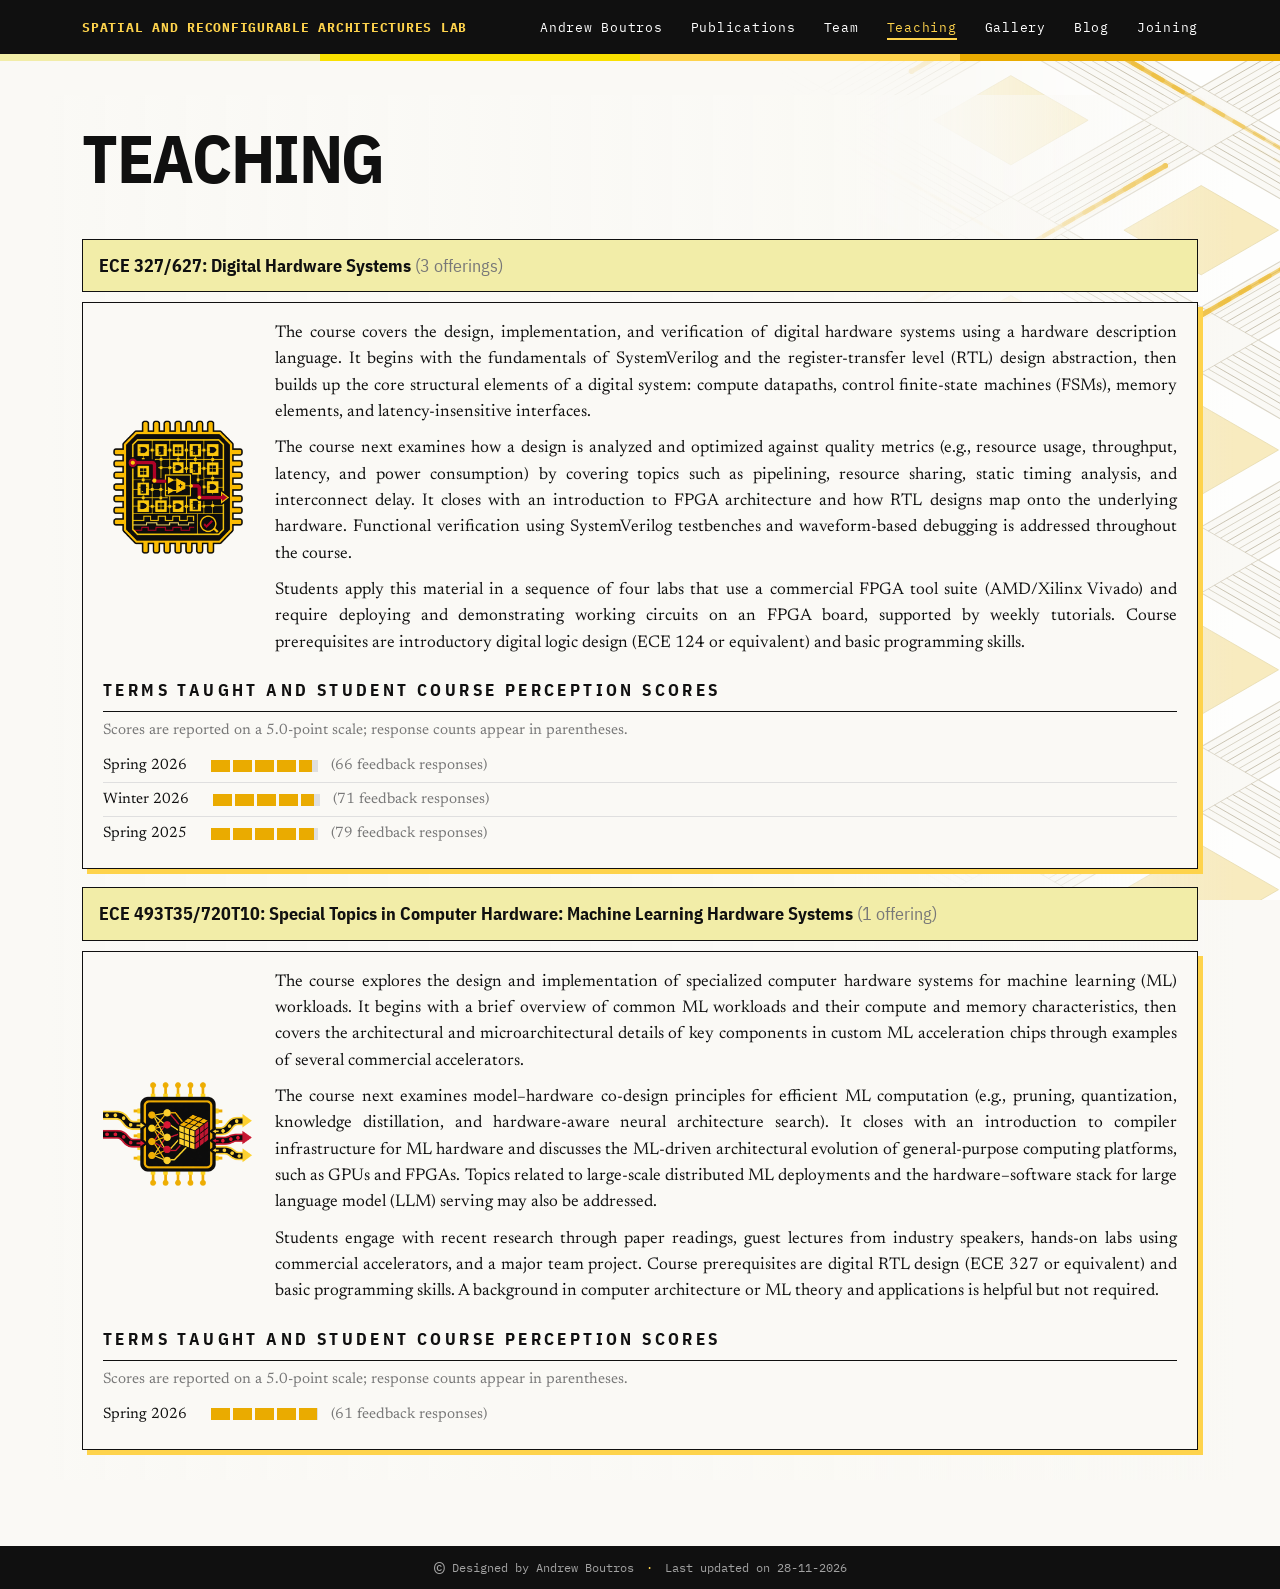
<file: teaching.html>
<!DOCTYPE html>
<html lang="en">
<head>
<meta charset="utf-8">
<meta name="viewport" content="width=device-width, initial-scale=1">
<meta name="description" content="Courses taught by Andrew Boutros at the University of Waterloo.">
<title>Teaching — Andrew Boutros</title>
<link rel="icon" type="image/jpeg" href="assets/icons/waterloo-emblem.jpg">
<link rel="apple-touch-icon" href="assets/icons/waterloo-emblem.jpg">
<link rel="preconnect" href="https://fonts.googleapis.com">
<link rel="preconnect" href="https://fonts.gstatic.com" crossorigin>
<link href="https://fonts.googleapis.com/css2?family=IBM+Plex+Mono:wght@400;500;600&family=IBM+Plex+Sans+Condensed:wght@500;600;700&family=Newsreader:opsz,wght@6..72,300;6..72,400;6..72,500&display=swap" rel="stylesheet">
<link rel="stylesheet" href="assets/site.css">
</head>
<body class="page-teaching">
<div class="bg" id="fabric" aria-hidden="true"></div>
<nav class="nav" aria-label="Primary">
<div class="nav-inner">
<div class="lab"><a target="_self" href="index.html">Spatial And Reconfigurable Architectures Lab</a></div>
<div class="nav-links"><a target="_self" href="index.html">Andrew Boutros</a>
<a target="_self" href="publications.html">Publications</a>
<a target="_self" href="research-team.html">Team</a>
<a target="_self" href="teaching.html" aria-current="page">Teaching</a>
<a target="_self" href="gallery.html">Gallery</a>
<a target="_self" href="blog.html">Blog</a>
<a target="_self" href="joining.html">Joining</a></div>
</div>
</nav>
<div class="colourbar" aria-hidden="true"><span></span><span></span><span></span><span></span></div>
<div class="wrap">

<main><h1>Teaching</h1>
<div class="teaching-courses"><details class="course" open>
<summary><strong>ECE 327/627: Digital Hardware Systems</strong> <span class="course-offering-count" data-count="3">(3 offerings)</span></summary>
<div class="course-panel">
<div class="course-overview">
<img class="course-logo" src="assets/course-logos/ece-327-digital-hardware.png" alt="Abstract FPGA chip with routed logic, datapath, and verification waveforms" loading="lazy">
<div class="course-abstracts"><p class="course-abstract">The course covers the design, implementation, and verification of digital hardware systems using a hardware description language. It begins with the fundamentals of SystemVerilog and the register-transfer level (RTL) design abstraction, then builds up the core structural elements of a digital system: compute datapaths, control finite-state machines (FSMs), memory elements, and latency-insensitive interfaces.</p><p class="course-abstract">The course next examines how a design is analyzed and optimized against quality metrics (e.g., resource usage, throughput, latency, and power consumption) by covering topics such as pipelining, resource sharing, static timing analysis, and interconnect delay. It closes with an introduction to FPGA architecture and how RTL designs map onto the underlying hardware. Functional verification using SystemVerilog testbenches and waveform-based debugging is addressed throughout the course.</p><p class="course-abstract">Students apply this material in a sequence of four labs that use a commercial FPGA tool suite (AMD/Xilinx Vivado) and require deploying and demonstrating working circuits on an FPGA board, supported by weekly tutorials. Course prerequisites are introductory digital logic design (ECE 124 or equivalent) and basic programming skills.</p></div>
</div>
<h2>Terms Taught and Student Course Perception Scores</h2>
<p class="course-feedback-note">Scores are reported on a 5.0-point scale; response counts appear in parentheses.</p>
<ul class="course-terms"><li class="course-term-entry"><span class="course-term">Spring 2026</span><span class="course-feedback"><span class="course-score-meter" role="img" tabindex="0" aria-label="4.6 out of 5.0" data-score="4.6 / 5.0" title="4.6 / 5.0"><span class="course-score-track" aria-hidden="true"><span class="course-score-clip" style="--score-width:92%"><span class="course-score-fill"></span></span></span></span><span class="course-response-count">(66 feedback responses)</span></span></li><li class="course-term-entry"><span class="course-term">Winter 2026</span><span class="course-feedback"><span class="course-score-meter" role="img" tabindex="0" aria-label="4.6 out of 5.0" data-score="4.6 / 5.0" title="4.6 / 5.0"><span class="course-score-track" aria-hidden="true"><span class="course-score-clip" style="--score-width:92%"><span class="course-score-fill"></span></span></span></span><span class="course-response-count">(71 feedback responses)</span></span></li><li class="course-term-entry"><span class="course-term">Spring 2025</span><span class="course-feedback"><span class="course-score-meter" role="img" tabindex="0" aria-label="4.7 out of 5.0" data-score="4.7 / 5.0" title="4.7 / 5.0"><span class="course-score-track" aria-hidden="true"><span class="course-score-clip" style="--score-width:94%"><span class="course-score-fill"></span></span></span></span><span class="course-response-count">(79 feedback responses)</span></span></li></ul>
</div>
</details><details class="course" open>
<summary><strong>ECE 493T35/720T10: Special Topics in Computer Hardware: Machine Learning Hardware Systems</strong> <span class="course-offering-count" data-count="1">(1 offering)</span></summary>
<div class="course-panel">
<div class="course-overview">
<img class="course-logo" src="assets/course-logos/ece-493t35-ml-hardware.png" alt="Abstract accelerator chip combining a neural network and tensor compute core" loading="lazy">
<div class="course-abstracts"><p class="course-abstract">The course explores the design and implementation of specialized computer hardware systems for machine learning (ML) workloads. It begins with a brief overview of common ML workloads and their compute and memory characteristics, then covers the architectural and microarchitectural details of key components in custom ML acceleration chips through examples of several commercial accelerators.</p><p class="course-abstract">The course next examines model–hardware co-design principles for efficient ML computation (e.g., pruning, quantization, knowledge distillation, and hardware-aware neural architecture search). It closes with an introduction to compiler infrastructure for ML hardware and discusses the ML-driven architectural evolution of general-purpose computing platforms, such as GPUs and FPGAs. Topics related to large-scale distributed ML deployments and the hardware–software stack for large language model (LLM) serving may also be addressed.</p><p class="course-abstract">Students engage with recent research through paper readings, guest lectures from industry speakers, hands-on labs using commercial accelerators, and a major team project. Course prerequisites are digital RTL design (ECE 327 or equivalent) and basic programming skills. A background in computer architecture or ML theory and applications is helpful but not required.</p></div>
</div>
<h2>Terms Taught and Student Course Perception Scores</h2>
<p class="course-feedback-note">Scores are reported on a 5.0-point scale; response counts appear in parentheses.</p>
<ul class="course-terms"><li class="course-term-entry"><span class="course-term">Spring 2026</span><span class="course-feedback"><span class="course-score-meter" role="img" tabindex="0" aria-label="4.8 out of 5.0" data-score="4.8 / 5.0" title="4.8 / 5.0"><span class="course-score-track" aria-hidden="true"><span class="course-score-clip" style="--score-width:96%"><span class="course-score-fill"></span></span></span></span><span class="course-response-count">(61 feedback responses)</span></span></li></ul>
</div>
</details></div></main>
</div>
<footer><div class="foot-inner">
<p class="footer-credit"><span class="footer-copyright" aria-label="Copyright">©</span> Designed by Andrew Boutros <span class="footer-separator" aria-hidden="true">·</span> Last updated on 28-11-2026</p>
</div></footer>
<script src="assets/fabric.js"></script>
<script src="assets/site.js"></script>
<script data-goatcounter="https://aboutros.goatcounter.com/count" async src="https://gc.zgo.at/count.js"></script>
</body>
</html>
</file>
<file: assets/site.css>
:root{
  /* Waterloo palette: four gold levels + black/grey, on a paper-cream ground.
     Red is drawn from the three lions on the Waterloo shield. */
  --gold-1:#F2EDA8;
  --gold-2:#FAE100;
  --gold-3:#FED34C;
  --gold-4:#EAAB00;
  --ink:#101010;
  --grey-3:#787878;
  --grey-2:#A2A2A2;
  --grey-1:#DFDFDF;
  --lion:#BB0F33;
  --paper:#FAF9F5;
  --paper-2:#F0EEE6;

  --sans:"IBM Plex Sans Condensed",system-ui,sans-serif;
  --serif:"Newsreader",Georgia,serif;
  --mono:"IBM Plex Mono",ui-monospace,monospace;

  --rail:320px;
  --gap:56px;
}

*{box-sizing:border-box}
html{-webkit-text-size-adjust:100%}
body{
  margin:0;
  min-height:100vh;
  display:flex;
  flex-direction:column;
  background:var(--paper);
  color:var(--ink);
  font-family:var(--serif);
  font-size:17px;
  line-height:1.62;
  font-weight:400;
}
a{color:var(--ink);text-decoration:none;background-image:linear-gradient(var(--gold-3),var(--gold-3));
  background-size:100% .34em;background-position:0 88%;background-repeat:no-repeat;
  -webkit-box-decoration-break:clone;box-decoration-break:clone;transition:background-size .16s ease}
a:hover{background-size:100% 100%}
a:focus-visible{outline:2px solid var(--lion);outline-offset:2px;border-radius:2px}

/* ---------- right-hand fabric (signature element) ---------- */
.bg{position:fixed;right:0;top:0;bottom:0;z-index:-1;pointer-events:none;overflow:hidden;opacity:.76;
  width:clamp(340px,42vw,720px);
  -webkit-mask-image:linear-gradient(to left,#000 0%,#000 30%,rgba(0,0,0,.32) 58%,rgba(0,0,0,.08) 74%,transparent 94%);
  mask-image:linear-gradient(to left,#000 0%,#000 30%,rgba(0,0,0,.32) 58%,rgba(0,0,0,.08) 74%,transparent 94%)}

/* ---------- masthead ---------- */
.nav{background:var(--ink);color:#fff;position:relative;z-index:2}
.nav-inner{max-width:1180px;margin:0 auto;padding:14px 32px;display:flex;align-items:baseline;
  gap:28px;flex-wrap:wrap}
.lab{font-family:var(--sans);font-weight:700;font-size:16px;letter-spacing:.14em;
  text-transform:uppercase;color:var(--gold-3);margin-right:auto}
.nav-links{display:flex;align-items:baseline;gap:28px;flex-wrap:wrap}
.nav a{color:#fff;font-family:var(--mono);font-size:12.5px;letter-spacing:.06em;
  background-image:linear-gradient(var(--gold-3),var(--gold-3));background-size:0 2px;
  background-position:0 100%;padding-bottom:3px}
.nav a:hover{background-size:100% 2px;color:var(--gold-3)}
.nav a[aria-current="page"]{color:var(--gold-3);background-size:100% 2px}
.nav .lab a{color:inherit;background-image:none;background-size:0 0;padding-bottom:0}
.nav .lab a:hover{color:#fff;background-image:none;background-size:0 0}

/* the Waterloo colour bar: black over four levels of gold */
.colourbar{display:flex;height:7px;position:relative;z-index:2}
.colourbar span{flex:1}
.colourbar span:nth-child(1){background:var(--gold-1)}
.colourbar span:nth-child(2){background:var(--gold-2)}
.colourbar span:nth-child(3){background:var(--gold-3)}
.colourbar span:nth-child(4){background:var(--gold-4)}

/* ---------- shell ---------- */
.wrap{max-width:1180px;margin:0 auto;padding:64px 32px 0;position:relative;z-index:1;
  display:grid;grid-template-columns:var(--rail) 1fr;gap:var(--gap);width:100%;flex:1 0 auto}
.rail{align-self:start}
.page-publications .wrap,.page-research-team .wrap,.page-teaching .wrap,.page-gallery .wrap,
.page-blog .wrap,.page-joining .wrap{grid-template-columns:minmax(0,1fr);gap:0}

.portrait{width:100%;aspect-ratio:4/5;background:var(--paper-2);border:1px solid var(--ink);
  display:block;object-fit:cover}
.credit{font-family:var(--mono);font-size:11px;color:var(--grey-3);margin:8px 0 26px;letter-spacing:.02em}

.contact{font-family:var(--mono);font-size:13px;line-height:2.1;letter-spacing:.01em}
.contact>div{white-space:nowrap;overflow:hidden;text-overflow:ellipsis}
.contact .k{color:var(--grey-3);display:inline-block;width:5.2em}
.contact-map summary{display:flex;align-items:baseline;cursor:pointer;list-style:none}
.contact-map summary::-webkit-details-marker{display:none}
.contact-map summary::after{content:"+";margin-left:auto;color:var(--grey-3)}
.contact-map[open] summary::after{content:"−"}
.contact-map summary:hover .map-value{background-size:100% 100%}
.contact-map-fields{white-space:nowrap}
.map-value{background-image:linear-gradient(var(--gold-3),var(--gold-3));background-size:100% .34em;
  background-position:0 88%;background-repeat:no-repeat;transition:background-size .16s ease}
.contact-map-panel{margin:8px 0 14px;line-height:1.4}
.contact-map iframe{display:block;width:100%;height:210px;border:1px solid var(--ink);background:var(--paper-2)}
.contact-map-link{display:inline-block;margin-top:7px;font-size:10px;letter-spacing:.04em}

.affil{margin:26px 0 0;padding-top:20px;border-top:1px solid var(--grey-1);
  font-family:var(--mono);font-size:12px;line-height:1.85;color:var(--grey-3)}
.affil strong{color:var(--ink);font-weight:500}

/* ---------- main column ---------- */
main{position:relative}
main::before{content:"";position:absolute;inset:-30px -38px;z-index:-1;pointer-events:none;
  background:linear-gradient(to right,rgba(250,249,245,.98) 0%,rgba(250,249,245,.9) 68%,
    rgba(250,249,245,.42) 88%,rgba(250,249,245,0) 100%)}
h1{font-family:var(--sans);font-weight:700;font-size:clamp(44px,6.4vw,68px);line-height:.96;
  letter-spacing:-.02em;margin:0 0 6px;text-transform:uppercase}
.role{font-family:var(--mono);font-size:13px;letter-spacing:.05em;color:var(--grey-3);
  margin:0 0 34px;padding-bottom:26px;border-bottom:2px solid var(--ink)}
.page-home main p:not(.role){max-width:66ch;font-size:17px;text-align:justify;text-justify:inter-word;hyphens:none}
.bio p{margin:0 0 18px}

.actions{display:flex;gap:10px;flex-wrap:wrap;margin:30px 0 0}
.btn{font-family:var(--mono);font-size:12.5px;letter-spacing:.04em;padding:9px 15px;
  border:1px solid var(--ink);background:transparent;display:inline-block}
.btn:hover{background:var(--gold-3)}
.btn.solid{background:var(--ink);color:#fff}
.btn.solid:hover{background:var(--gold-3);border-color:var(--ink);color:var(--ink)}

section{margin-top:76px;scroll-margin-top:24px}
h2{font-family:var(--sans);font-weight:700;font-size:15px;letter-spacing:.2em;text-transform:uppercase;
  margin:0 0 26px;padding-bottom:10px;border-bottom:1px solid var(--ink);display:flex;
  align-items:baseline;gap:12px}
h2 .n{font-family:var(--mono);font-size:11px;font-weight:400;color:var(--grey-3);letter-spacing:.05em;
  margin-left:auto;text-transform:none}
.page-prose{margin-top:48px}
.page-prose p,.page-prose li{font-size:17px;line-height:1.55}
.page-prose p{max-width:none;text-align:justify;text-justify:inter-word;hyphens:none}
.page-prose h2{margin:0 0 18px;font-family:var(--sans);font-size:26px;line-height:1.2;scroll-margin-top:24px}
.page-prose h2~h2{margin-top:48px}
.page-prose h3{margin:42px 0 14px;font-family:var(--sans);font-size:21px;line-height:1.25;scroll-margin-top:24px}
.page-prose ul{margin:12px 0 20px;padding-left:24px}
.page-prose code{padding:1px 4px;background:var(--paper-2);font:13px var(--mono)}
.teaching-courses{margin-top:48px;display:grid;gap:18px}
.course summary{padding:14px 16px;border:1px solid var(--ink);background:var(--paper);
  cursor:pointer;font-family:var(--sans);font-size:18px;line-height:1.3;list-style:none}
.course summary::-webkit-details-marker{display:none}
.course summary:hover,.course summary:focus-visible,.course[open] summary{background:var(--gold-1)}
.course summary:focus-visible{outline:2px solid var(--lion);outline-offset:3px}
.course-offering-count{white-space:nowrap;color:var(--grey-3);font-weight:400}
.course-panel{margin-top:10px;padding:18px 20px;border:1px solid var(--ink);background:var(--paper);
  box-shadow:5px 5px 0 var(--gold-3)}
.course-overview{display:grid;grid-template-columns:150px minmax(0,1fr);gap:22px;align-items:center}
.course-logo{display:block;width:150px;height:150px;object-fit:contain}
.course-abstracts{display:grid;gap:10px}
.course-abstract{max-width:none;margin:0;font-size:17px;line-height:1.55;text-align:justify;
  text-justify:inter-word;hyphens:none}
.course-panel h2{margin:22px 0 8px;font-family:var(--sans);font-size:17px;line-height:1.3}
.course-feedback-note{margin:0 0 8px;color:var(--grey-3);font-size:15px;line-height:1.4}
.course-terms{list-style:none;margin:0;padding:0}
.course-terms li{display:flex;justify-content:flex-start;gap:24px;padding:6px 0;
  border-bottom:1px solid var(--grey-1);font-size:15px;line-height:1.4}
.course-terms li:last-child{border-bottom:0}
.course-feedback{display:flex;align-items:center;justify-content:flex-end;gap:10px;flex-wrap:wrap;
  text-align:right;color:var(--grey-3)}
.course-score-meter{position:relative;display:inline-block;cursor:help;line-height:1}
.course-score-track{position:relative;display:block;width:110px;height:12px;
  background:repeating-linear-gradient(90deg,var(--grey-1) 0 19px,transparent 19px 22px)}
.course-score-clip{position:absolute;inset:0 auto 0 0;width:var(--score-width);overflow:hidden}
.course-score-fill{display:block;width:110px;height:12px;
  background:repeating-linear-gradient(90deg,var(--gold-4) 0 19px,transparent 19px 22px)}
.course-score-meter::after{content:attr(data-score);position:absolute;left:50%;bottom:calc(100% + 8px);
  z-index:3;padding:5px 7px;background:var(--ink);color:#fff;font:11px/1.2 var(--mono);
  white-space:nowrap;opacity:0;visibility:hidden;transform:translateX(-50%) translateY(3px);
  transition:opacity .15s ease,transform .15s ease,visibility .15s ease;pointer-events:none}
.course-score-meter:hover::after,.course-score-meter:focus-visible::after{opacity:1;visibility:visible;
  transform:translateX(-50%) translateY(0)}
.course-score-meter:focus-visible{outline:2px solid var(--lion);outline-offset:3px}
.course-response-count{white-space:nowrap}

@media (max-width:600px){
  .course-overview{grid-template-columns:92px minmax(0,1fr);gap:14px}
  .course-logo{width:92px;height:92px}
}

/* news */
.news{list-style:none;margin:0;padding:0}
.news li{display:grid;grid-template-columns:5.5em 1fr;gap:14px;padding:13px 0;
  border-bottom:1px solid var(--grey-1);align-items:baseline}
.news li[hidden]{display:none}
.news time{font-family:var(--mono);font-size:12px;color:var(--grey-3);letter-spacing:.03em}
.news li>span{text-align:justify;text-justify:inter-word;hyphens:none}
.news-pagination{display:flex;align-items:center;justify-content:center;gap:12px;margin-top:16px}
.news-pagination button{display:grid;place-items:center;width:38px;height:34px;padding:0;border:1px solid var(--ink);
  background:var(--paper);color:var(--ink);cursor:pointer;font:20px/1 var(--sans)}
.news-pagination button:hover:not(:disabled),.news-pagination button:focus-visible{background:var(--gold-3)}
.news-pagination button:disabled{cursor:default;opacity:.3}
.news-pagination [data-news-page-status]{min-width:82px;text-align:center;color:var(--grey-3);
  font:12px var(--mono)}

/* publications */
.year{font-family:var(--mono);font-size:12px;letter-spacing:.14em;color:var(--grey-3);
  margin:36px 0 14px;padding-bottom:6px;border-bottom:1px dashed var(--grey-1)}
.year:first-of-type{margin-top:0}
.pub{margin:0 0 20px;padding-left:20px;border-left:2px solid var(--grey-1)}
.pub:hover{border-left-color:var(--gold-4)}
.pub .t{font-weight:500}
.citation-badge,.pdf-view-badge{display:inline-flex;align-items:center;gap:4px;margin-left:8px;padding:1px 5px;
  border:1px solid var(--ink);background:var(--paper-2);color:var(--ink);font-family:var(--mono);
  font-size:10px;font-weight:500;line-height:1.35;vertical-align:.12em;white-space:nowrap}
.citation-badge img,.pdf-view-badge img{display:block;width:12px;height:12px}
.pdf-view-badge{transition:opacity .15s ease}
.pdf-view-badge.is-unavailable{opacity:.55}
a.citation-badge:hover{background-image:none;background:var(--gold-3);border-color:var(--ink);color:var(--ink)}
.pub .a{font-size:15px;color:var(--ink);font-style:italic;display:block;margin-top:2px}
.pub .a b{color:var(--ink);font-weight:500;font-style:normal}
.pub .v{font-family:var(--mono);font-size:12px;color:var(--grey-3);display:block;margin-top:4px}
.pub-tags{display:inline-flex;gap:6px;flex-wrap:wrap;margin-left:10px;vertical-align:middle}
.pub-tag{font-family:var(--mono);font-size:10px;line-height:1.5;letter-spacing:.06em;
  text-transform:uppercase;padding:2px 7px;white-space:nowrap;border:1px solid var(--ink);
  background-image:none}
.pub-tag.award{display:inline-block;padding-inline:11px;background:var(--lion);border-color:var(--lion);
  color:var(--gold-3);clip-path:polygon(0 0,100% 0,calc(100% - 6px) 50%,100% 100%,0 100%,6px 50%)}
.pub-tag.video,.pub-tag.blog,.pub-tag.press,.pub-tag.github{
  background:var(--paper-2);border-color:var(--ink);color:var(--ink)}
a.pub-tag:hover{background-image:none;background:var(--gold-3);border-color:var(--ink);color:var(--ink)}

/* collaborators */
.collaborators{margin-top:54px}
.collaborators>.collaborator-list{max-width:none;line-height:1.3;text-align:justify;text-justify:inter-word;hyphens:none;margin-bottom:0}
.collaborator{white-space:nowrap}
.collaborator-count{font-family:var(--mono);font-size:10px;color:var(--grey-3)}

/* publication summary */
.publication-summary dl{display:grid;grid-template-columns:max-content minmax(5ch,max-content);column-gap:28px;
  margin:0;line-height:1.3}
.publication-summary dl>div{display:contents}
.publication-summary dt{padding:2px 0;font:inherit;color:var(--ink)}
.publication-summary dd{margin:0;padding:2px 0;font:inherit;font-weight:500;color:var(--ink);text-align:right}

/* team */
.page-research-team main>section{margin-top:48px}
.team-grid{display:grid;grid-template-columns:repeat(auto-fill,minmax(135px,155px));gap:30px 24px;
  justify-content:start}
.team-photo{width:100%;aspect-ratio:1;overflow:hidden;border:1px solid var(--ink);background:var(--paper-2)}
.team-card img{display:block;width:100%;height:100%;object-fit:cover;
  object-position:var(--crop-x,50%) var(--crop-y,50%);transform:scale(var(--crop-zoom,1));
  transform-origin:var(--crop-x,50%) var(--crop-y,50%)}
.team-profile-toggle{display:block;margin-top:12px;padding:0;border:0;background:none;color:var(--ink);cursor:pointer;
  font-family:var(--sans);font-size:18px;font-weight:600;line-height:1.2;text-align:left}
.team-profile-toggle:hover,.team-profile-toggle[aria-expanded="true"]{color:var(--lion)}
.team-profile-toggle:focus-visible{outline:2px solid var(--lion);outline-offset:3px}
.team-profile-panels:empty{display:none}
.team-profile-panel{width:100%;margin-top:28px;padding:18px 20px;border:1px solid var(--ink);
  background:var(--paper);box-shadow:5px 5px 0 var(--gold-3)}
.team-profile-panel[hidden]{display:none}
.team-profile-panel h3{margin:0 0 8px;font-family:var(--sans);font-size:18px;line-height:1.2}
.team-profile-subheading{margin:22px 0 8px;font-family:var(--sans);font-size:17px;line-height:1.2}
.team-profile-panel p{margin:0;font-size:15px;line-height:1.45;color:var(--ink);
  text-align:justify;text-justify:inter-word;hyphens:none}
.team-profile-panel p+p{margin-top:10px}
.team-profile-section{margin-top:28px}
.team-profile-section h4{margin:0 0 8px;font-family:var(--sans);font-size:17px;line-height:1.2}
.team-profile-panel .team-profile-note{color:var(--grey-3)}
.team-profile-image{display:block;width:min(100%,900px);margin-top:16px;background:none}
.team-profile-image:hover{background:none}
.team-profile-image img{display:block;width:100%;height:auto;border:1px solid var(--ink)}
.academic-family{margin-top:16px}
.family-controls{display:flex;align-items:end;justify-content:space-between;gap:12px;flex-wrap:wrap;
  margin-bottom:10px;font:12px var(--mono)}
.family-controls label{display:grid;gap:4px;color:var(--grey-3)}
.family-controls input{width:min(280px,72vw);padding:7px 9px;border:1px solid var(--ink);
  border-radius:0;background:var(--paper);color:var(--ink);font:13px var(--sans)}
.family-control-buttons{display:flex;gap:6px;flex-wrap:wrap}
.family-controls button{padding:7px 9px;border:1px solid var(--ink);background:var(--paper);
  color:var(--ink);cursor:pointer;font:600 11px var(--mono)}
.family-controls button:hover,.family-controls button:focus-visible{background:var(--gold-3)}
.family-viewport{width:100%;height:auto;min-height:0;aspect-ratio:var(--family-aspect);overflow:hidden;
  border:1px solid var(--ink);background:var(--paper-2)}
.family-svg{display:block;width:100%;height:100%;touch-action:pan-y;cursor:grab;user-select:none}
.family-svg.is-dragging{cursor:grabbing}
.family-edge{fill:none;stroke:var(--grey-2);stroke-width:1.5;vector-effect:non-scaling-stroke;
  transition:opacity .15s ease,stroke .15s ease,stroke-width .15s ease}
.family-node{cursor:pointer;transition:opacity .15s ease}
.family-node-box{fill:var(--paper);stroke:var(--ink);stroke-width:2;vector-effect:non-scaling-stroke}
.family-node-accent{fill:var(--grey-2)}
.family-node-photo{pointer-events:none}
.family-group-italy .family-node-box{fill:#dcebd7}
.family-group-italy .family-node-accent{fill:#72956b}
.family-group-paris .family-node-box{fill:#fff1c8}
.family-group-paris .family-node-accent{fill:var(--gold-4)}
.family-group-leiden .family-node-box{fill:#f6cf9f}
.family-group-leiden .family-node-accent{fill:#c97832}
.family-group-cambridge .family-node-box{fill:#f3cdd0}
.family-group-cambridge .family-node-accent{fill:var(--lion)}
.family-group-toronto .family-node-box{fill:#cbdff0}
.family-group-toronto .family-node-accent{fill:#3977a5}
.family-group-current .family-node-box{fill:var(--gold-1)}
.family-group-current .family-node-accent{fill:var(--lion)}
.family-node-name{fill:var(--ink);font:600 15px var(--sans);text-anchor:middle}
.family-node-meta{fill:var(--ink);font:500 13.5px var(--sans);text-anchor:middle}
.family-node:hover .family-node-box,.family-node:focus .family-node-box{stroke:var(--lion);stroke-width:3}
.academic-family.has-selection .family-node:not(.is-lineage):not(.is-selected),
.academic-family.has-selection .family-edge:not(.is-lineage){opacity:.16}
.family-node.is-lineage .family-node-box{stroke:var(--gold-4);stroke-width:3}
.family-node.is-selected .family-node-box{stroke:var(--lion);stroke-width:4}
.family-edge.is-lineage{stroke:var(--ink);stroke-width:1.75;opacity:1}
.family-detail-area{min-height:84px;margin-top:10px;padding:12px 14px;border:1px solid var(--grey-1);
  background:var(--paper)}
.team-profile-panel .family-detail-prompt{color:var(--grey-3)}
.family-detail-content{display:grid;grid-template-columns:72px minmax(0,1fr);gap:14px;align-items:start}
.family-detail-photo{display:block;width:72px;height:96px;border:1px solid var(--ink);object-fit:cover}
.family-person-detail h5{margin:0 0 8px;font:600 17px var(--sans)}
.family-person-detail dl{display:grid;gap:5px;margin:0;font-size:14px;line-height:1.35}
.family-person-detail dl>div{display:grid;grid-template-columns:150px minmax(0,1fr);gap:12px}
.family-person-detail dt{color:var(--grey-3)}
.family-person-detail dd{margin:0}
.family-person-detail button{padding:0;border:0;background:none;color:var(--ink);cursor:pointer;
  font:inherit;text-decoration:underline;text-decoration-color:var(--gold-4);text-decoration-thickness:3px;
  text-underline-offset:-1px}
.family-person-detail button:hover{color:var(--lion)}
.team-profile-links{display:flex;gap:14px;flex-wrap:wrap;margin-top:12px;font-size:14px}
.team-title{margin:1px 0 0;font-size:15px;line-height:1.35;color:var(--grey-3)}
.team-list{list-style:none;margin:0;padding:0;line-height:1.3}
.team-list li{padding:3px 0}
.team-alumni span{color:var(--grey-3)}
.team-sponsors .sponsors-intro{margin:0 0 18px;font-size:15px;line-height:1.45}
.sponsor-list{display:flex;align-items:center;justify-content:center;gap:24px 36px;flex-wrap:wrap;list-style:none;
  margin:0;padding:0}
.sponsor-list li{margin:0}
.sponsor-logo{display:flex;align-items:center;justify-content:center;width:230px;height:92px;
  padding:10px 14px;border:1px solid var(--grey-1);background:#fff;transition:border-color .15s ease}
.sponsor-logo:hover,.sponsor-logo:focus-visible{border-color:var(--waterloo-gold)}
.sponsor-logo img{display:block;max-width:100%;max-height:100%;object-fit:contain}

/* gallery */
.gallery-grid{display:grid;grid-template-columns:repeat(auto-fill,minmax(220px,1fr));gap:24px;margin-top:48px}
.gallery-item{display:block;border:1px solid var(--ink);background:var(--paper);color:var(--ink)}
.gallery-item:hover{background:var(--gold-1)}
.gallery-item img{display:block;width:100%;aspect-ratio:4/3;object-fit:cover;border-bottom:1px solid var(--ink)}
.gallery-item span{display:block;padding:10px 12px;font-size:14px;line-height:1.3}
.gallery-lightbox{width:calc(100vw - 32px);max-width:none;max-height:calc(100vh - 32px);margin:auto;
  padding:14px;border:1px solid var(--ink);background:var(--paper);color:var(--ink);overflow:hidden}
.gallery-lightbox[open]{display:grid;grid-template-rows:auto minmax(0,1fr);height:calc(100vh - 32px)}
.gallery-lightbox::backdrop{background:rgba(24,24,22,.88)}
.gallery-lightbox-close{display:block;margin:0 0 12px auto;padding:7px 12px;
  border:1px solid var(--ink);background:var(--paper);color:var(--ink);cursor:pointer;font:600 13px var(--mono)}
.gallery-lightbox-close:hover{background:var(--gold-3)}
.gallery-lightbox figure{display:grid;grid-template-rows:minmax(0,1fr) auto;min-height:0;margin:0}
.gallery-lightbox-stage{position:relative;min-height:0}
.gallery-lightbox img{display:block;width:100%;height:100%;min-height:0;object-fit:contain}
.gallery-lightbox-nav{position:absolute;top:50%;width:48px;height:64px;padding:0;border:1px solid var(--ink);
  background:rgba(250,249,245,.9);color:var(--ink);cursor:pointer;font:400 38px/1 var(--sans);
  transform:translateY(-50%)}
.gallery-lightbox-nav:hover{background:var(--gold-3)}
.gallery-lightbox-previous{left:12px}
.gallery-lightbox-next{right:12px}
.gallery-lightbox figcaption{padding:12px 2px 2px;font-size:15px;line-height:1.35}

.note{background:var(--gold-1);border:1px solid var(--gold-4);padding:20px 24px;
  font-size:16px;max-width:66ch}
.note strong{font-family:var(--sans);letter-spacing:.02em}

footer{margin-top:96px;background:var(--ink);color:var(--grey-2);position:relative;z-index:1}
.foot-inner{max-width:1180px;margin:0 auto;padding:12px 32px;font-family:var(--mono);font-size:12px;
  text-align:center}
.footer-credit{margin:0}
.footer-copyright{display:inline-block;font-size:18px;line-height:0;vertical-align:-2px}
.footer-separator{padding:0 5px;color:var(--gold-3)}
footer a{color:var(--gold-3);background:none}
footer a:hover{color:#fff}

@media (max-width:900px){
  .wrap{grid-template-columns:1fr;gap:44px;padding:40px 22px 0}
  .rail{display:grid;grid-template-columns:150px 1fr;gap:24px;align-items:start}
  .credit{margin-bottom:0}
  .nav-inner{padding:12px 22px;gap:16px}
  .lab{flex:1 0 100%;margin-bottom:4px}
  .nav-links{width:100%;gap:16px}
  .foot-inner{padding:10px 22px}
  section{margin-top:56px}
  .bg{display:none}
  .news li{grid-template-columns:1fr;gap:3px}
  .family-viewport{min-height:0}
  .family-person-detail dl>div{grid-template-columns:1fr;gap:1px}
}
@media (max-width:640px){
  body{font-size:16px;line-height:1.55}
  .nav-inner{display:block;padding:9px 16px 0}
  .lab{margin:0 0 2px;font-size:13px;line-height:1.25;letter-spacing:.09em}
  .nav-links{width:auto;margin:0 -16px;padding:0 16px 7px;gap:20px;flex-wrap:nowrap;
    overflow-x:auto;overscroll-behavior-x:contain;scrollbar-width:none;-webkit-overflow-scrolling:touch}
  .nav-links::-webkit-scrollbar{display:none}
  .nav-links a{flex:0 0 auto;padding:7px 0 6px}

  .wrap{padding:28px 16px 0;gap:32px}
  .rail{grid-template-columns:112px minmax(0,1fr);gap:16px}
  .credit:empty{display:none}
  .contact{min-width:0;font-size:11.5px;line-height:1.65}
  .contact>div{white-space:normal;overflow:visible;text-overflow:clip}
  .contact .k{display:block;width:auto;line-height:1.3}
  .contact a{overflow-wrap:anywhere}
  .contact-map summary{min-height:36px;align-items:center}
  .contact-map-panel{width:calc(100vw - 32px);margin:8px 0 14px -128px}
  .contact-map iframe{height:min(58vw,210px)}
  .contact-map-link{font-size:11px}
  .actions{margin-top:16px;gap:8px}
  .btn{min-height:40px;padding:9px 12px}
  .affil{margin-top:16px;padding-top:14px;font-size:11px;line-height:1.55}

  main::before{inset:-20px -12px;filter:blur(12px)}
  h1{font-size:clamp(34px,11vw,44px);line-height:1;overflow-wrap:anywhere}
  .role{margin-bottom:25px;padding-bottom:20px;font-size:11px;line-height:1.45;letter-spacing:.035em}
  section{margin-top:44px}
  h2{margin-bottom:18px;font-size:14px;line-height:1.35;letter-spacing:.14em;flex-wrap:wrap}
  .page-home main p:not(.role),.page-prose p,.page-prose li,.news li>span,
  .collaborators>.collaborator-list,.team-profile-panel p,.course-abstract{
    text-align:left;text-justify:auto}
  .page-prose{margin-top:32px}
  .page-prose p,.page-prose li{font-size:16px;line-height:1.5}
  .page-prose h2{font-size:22px;line-height:1.2}
  .page-prose h2~h2{margin-top:36px}
  .page-prose h3{margin:32px 0 12px;font-size:19px}
  .page-prose code{overflow-wrap:anywhere;word-break:break-word}

  .news li{padding:10px 0}
  .news-pagination button{width:44px;height:40px}

  .pub{margin-bottom:18px;padding-left:11px}
  .pub .t{display:flex;align-items:center;column-gap:6px;flex-wrap:wrap;line-height:1.42}
  .pub .t>a:first-child{flex:1 0 100%}
  .citation-badge,.pdf-view-badge{min-height:24px;margin:4px 0 0;padding:2px 6px}
  .pub .a{font-size:14px;line-height:1.4}
  .pub .v{font-size:11px;line-height:1.45}
  .pub-tags{display:flex;margin:6px 0 0;gap:5px}
  .pub-tag{padding:3px 7px}
  .year{margin-top:30px}
  .collaborators{margin-top:42px}
  .collaborators>.collaborator-list{line-height:1.45}
  .publication-summary dl{grid-template-columns:max-content minmax(3ch,max-content);column-gap:16px;
    font-size:15px;line-height:1.35}

  .page-research-team main>section{margin-top:38px}
  .team-grid{grid-template-columns:repeat(2,minmax(0,1fr));gap:22px 16px}
  .team-profile-toggle{min-height:36px;margin-top:9px;font-size:17px}
  .team-title{font-size:14px}
  .team-profile-panel{margin-top:20px;padding:15px 14px;box-shadow:3px 3px 0 var(--gold-3)}
  .team-profile-section{margin-top:22px}
  .family-controls{display:grid;grid-template-columns:1fr;align-items:stretch}
  .family-controls label,.family-controls input{width:100%}
  .family-control-buttons{display:grid;grid-template-columns:repeat(3,1fr)}
  .family-controls button{min-height:42px}
  .family-viewport{height:clamp(480px,72vh,680px);height:clamp(480px,72svh,680px);aspect-ratio:auto}
  .family-svg{touch-action:none}
  .family-detail-area{padding:11px 10px}
  .family-detail-content{grid-template-columns:60px minmax(0,1fr);gap:10px}
  .family-detail-photo{width:60px;height:80px}
  .family-person-detail dl{font-size:13px}
  .sponsor-logo{width:min(230px,100%)}

  .teaching-courses{margin-top:32px;gap:14px}
  .course summary{padding:12px;font-size:17px}
  .course-panel{padding:15px 14px;box-shadow:3px 3px 0 var(--gold-3)}
  .course-overview{grid-template-columns:1fr;gap:12px}
  .course-logo{width:84px;height:84px;margin:0 auto}
  .course-abstracts{gap:9px}
  .course-abstract{font-size:16px;line-height:1.5}
  .course-panel h2{margin-top:18px;font-size:16px}
  .course-feedback-note{font-size:14px}
  .course-terms li{display:grid;grid-template-columns:1fr;gap:4px;padding:8px 0}
  .course-feedback{justify-content:flex-start;text-align:left}
  .course-score-meter{display:inline-flex;align-items:center}
  .course-score-meter::after{content:attr(data-score);position:static;margin-left:7px;padding:0;
    background:none;color:var(--grey-3);font:11px/1.2 var(--mono);opacity:1;visibility:visible;
    transform:none;transition:none}
  .course-score-meter:hover::after,.course-score-meter:focus-visible::after{transform:none}

  .gallery-grid{grid-template-columns:repeat(2,minmax(0,1fr));gap:12px;margin-top:32px}
  .gallery-item span{padding:8px;font-size:12px;line-height:1.3}
  .gallery-lightbox{width:calc(100vw - 12px);height:calc(100svh - 12px);max-height:none;padding:8px}
  .gallery-lightbox[open]{height:calc(100svh - 12px)}
  .gallery-lightbox-close{min-height:40px;margin-bottom:8px}
  .gallery-lightbox-nav{width:44px;height:56px}
  .gallery-lightbox-previous{left:4px}
  .gallery-lightbox-next{right:4px}
  .gallery-lightbox figcaption{padding-top:8px;font-size:13px}

  footer{margin-top:64px}
  .foot-inner{padding:10px 16px;font-size:10.5px;line-height:1.45}
  .footer-copyright{font-size:16px}
}
@media (max-width:400px){
  .wrap{padding:24px 14px 0}
  .rail{grid-template-columns:96px minmax(0,1fr);gap:14px}
  .contact-map-panel{width:calc(100vw - 28px);margin-left:-110px}
  .actions{gap:6px}
  .btn{padding-inline:10px}
  .publication-summary dl{column-gap:10px;font-size:14px}
  .team-grid{gap:20px 12px}
  .team-profile-toggle{font-size:16px}
}
@media (prefers-reduced-motion:reduce){
  *{transition:none !important}
}
</file>
<file: assets/fabric-preview.css>
html,body{margin:0;height:100%;background:#FAF9F5;color:#101010;
    font-family:"IBM Plex Mono",ui-monospace,monospace}
  #stage{position:fixed;inset:0}
  .panel{position:fixed;left:20px;top:20px;background:rgba(250,249,245,.92);
    border:1px solid #101010;padding:14px 16px;font-size:12px;line-height:1.9;
    display:grid;grid-template-columns:auto 120px 3.4em;gap:4px 12px;align-items:center;
    backdrop-filter:blur(2px)}
  .panel h1{grid-column:1/-1;margin:0 0 6px;font-size:11px;letter-spacing:.16em;
    text-transform:uppercase;font-weight:500;color:#787878}
  .panel input[type=range]{width:120px;accent-color:#BB0F33}
  .panel .v{color:#787878;text-align:right}
  .panel button{grid-column:1/-1;margin-top:8px;font:inherit;font-size:12px;
    border:1px solid #101010;background:#101010;color:#FED34C;padding:6px;cursor:pointer}
  .panel button:hover{background:#BB0F33;border-color:#BB0F33;color:#fff}
</file>
